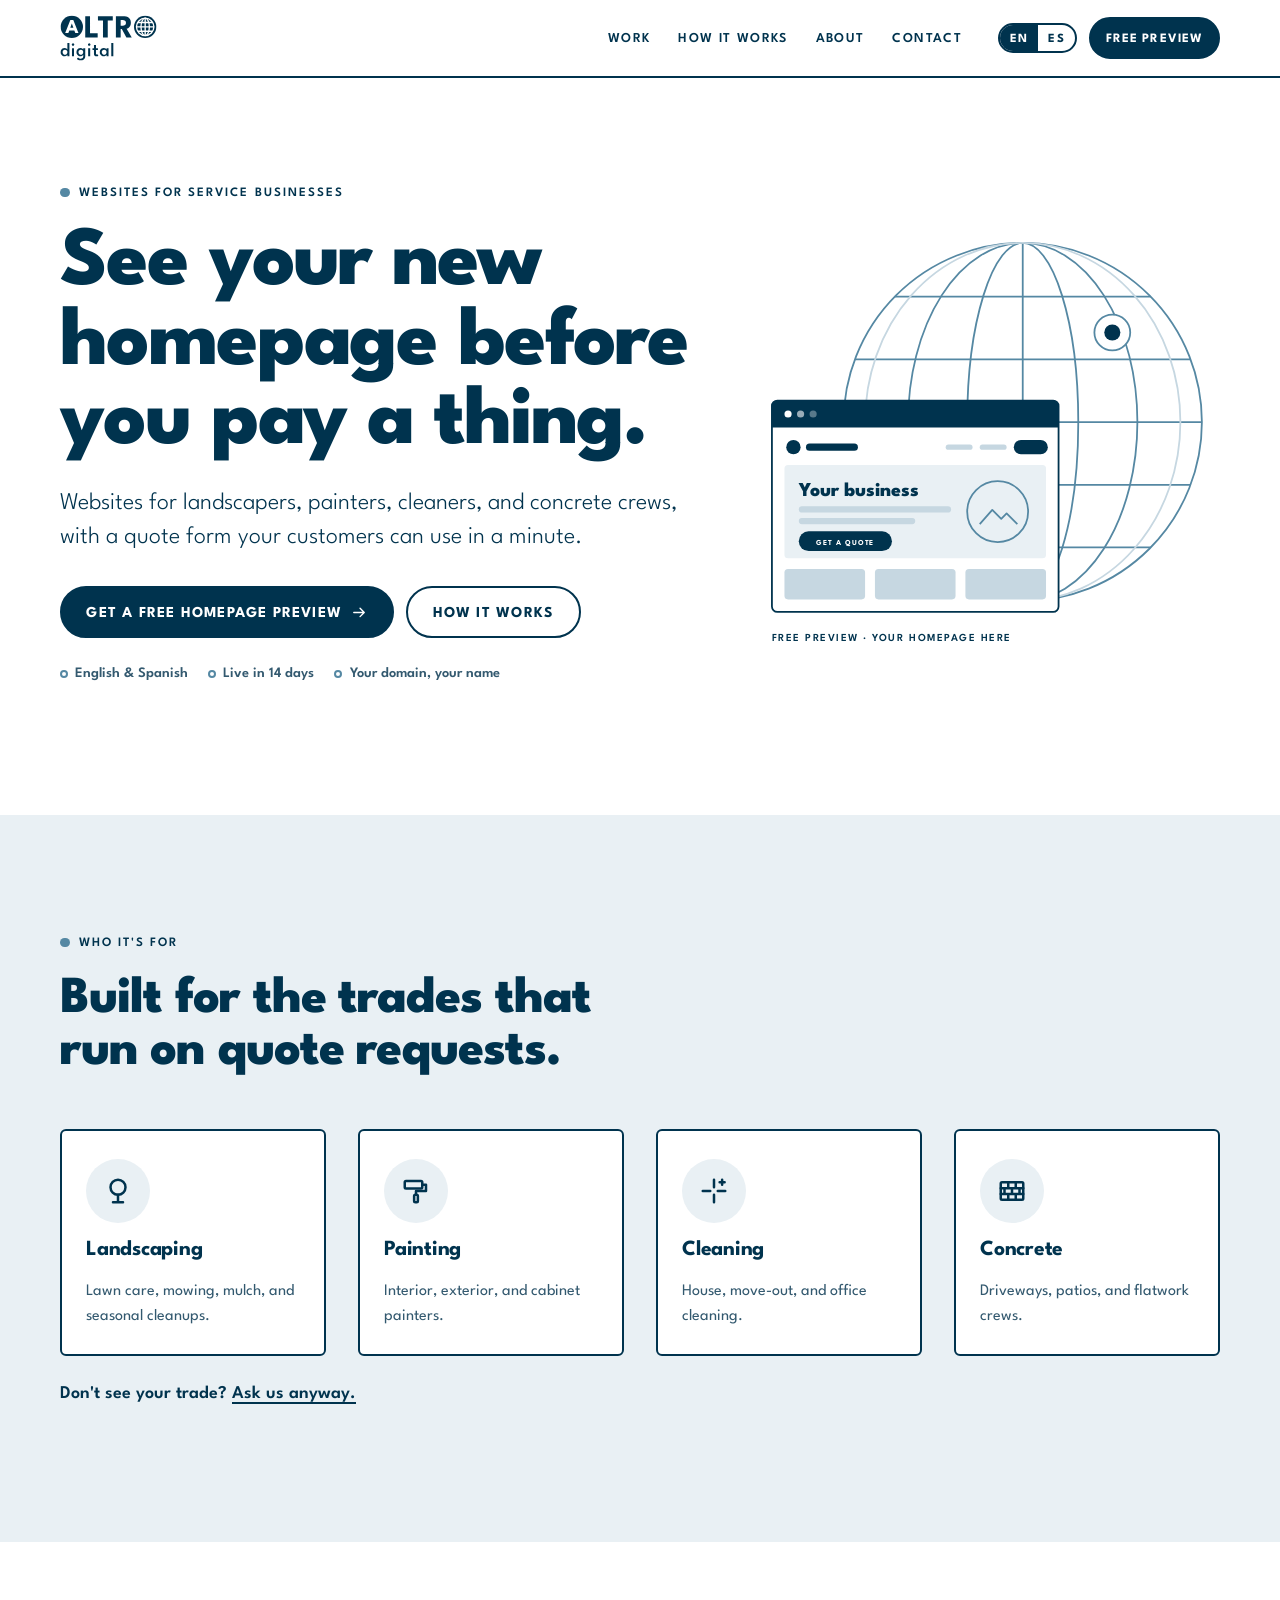
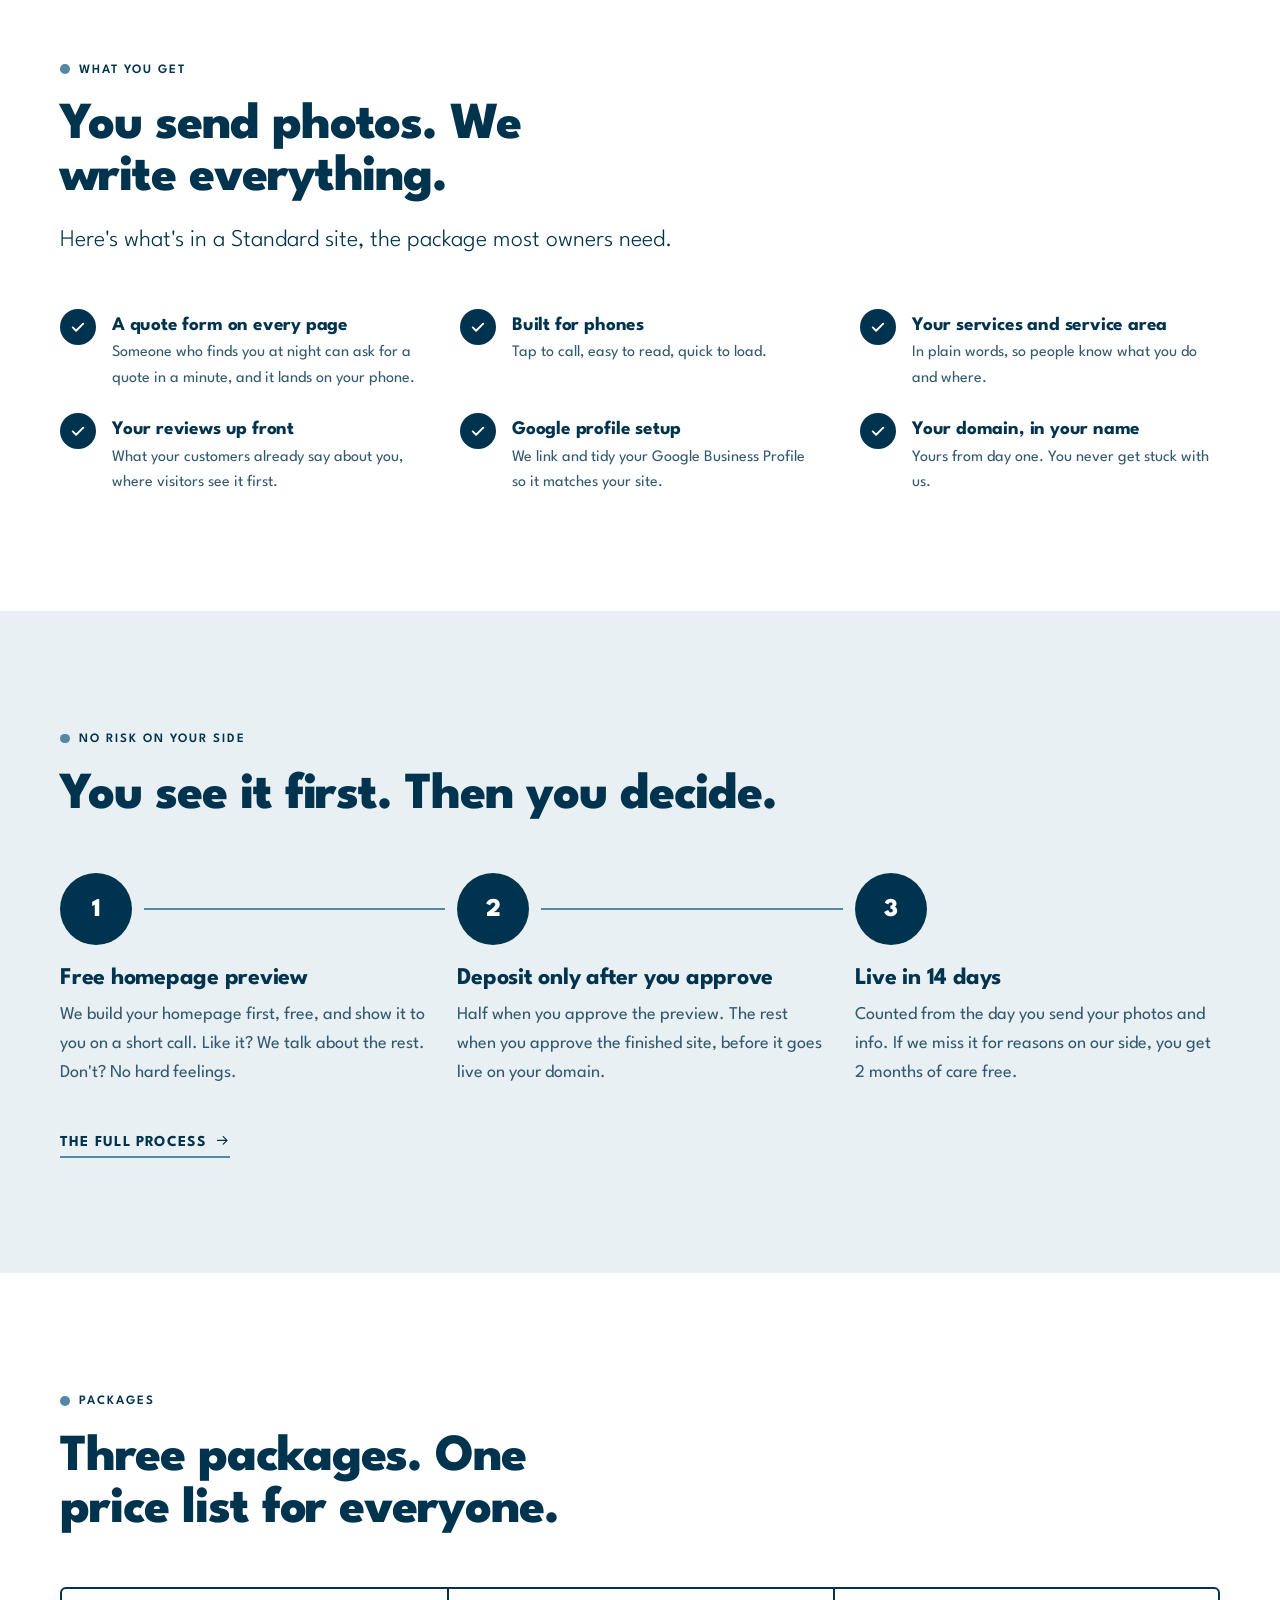
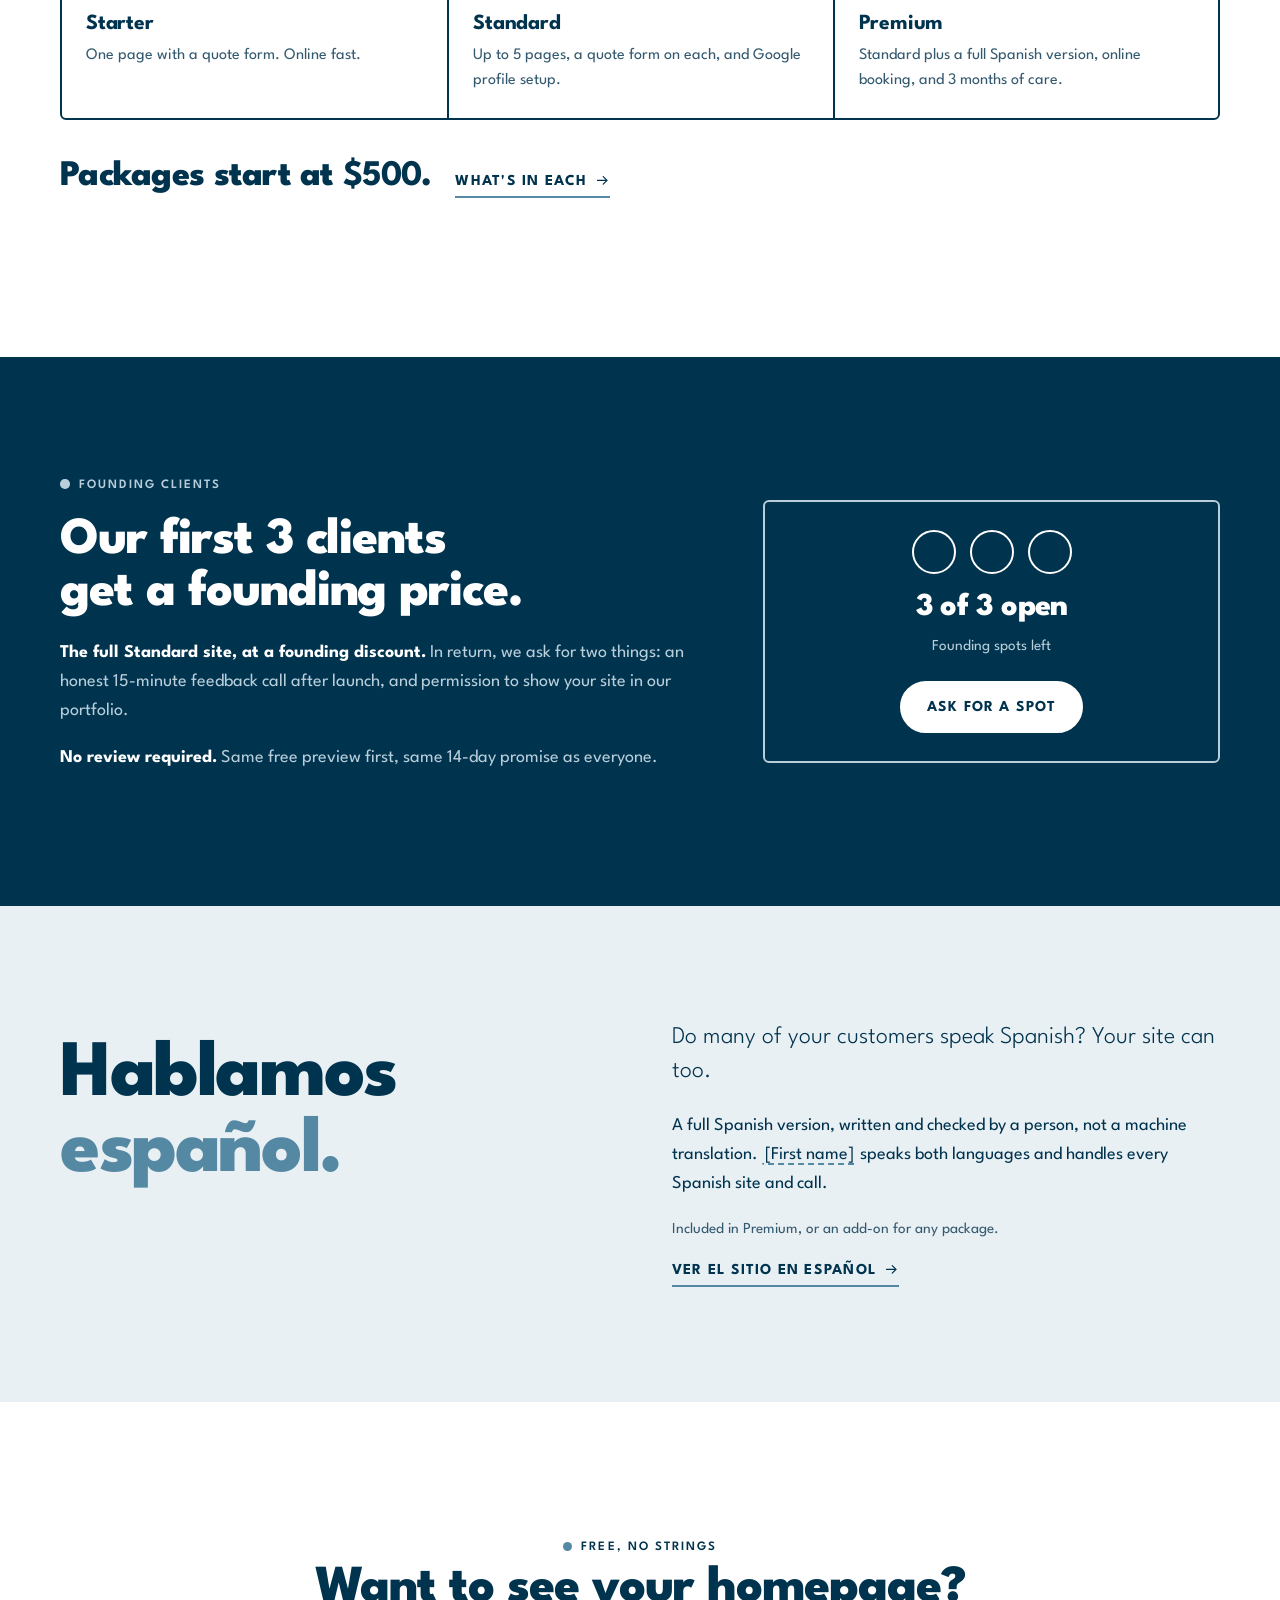
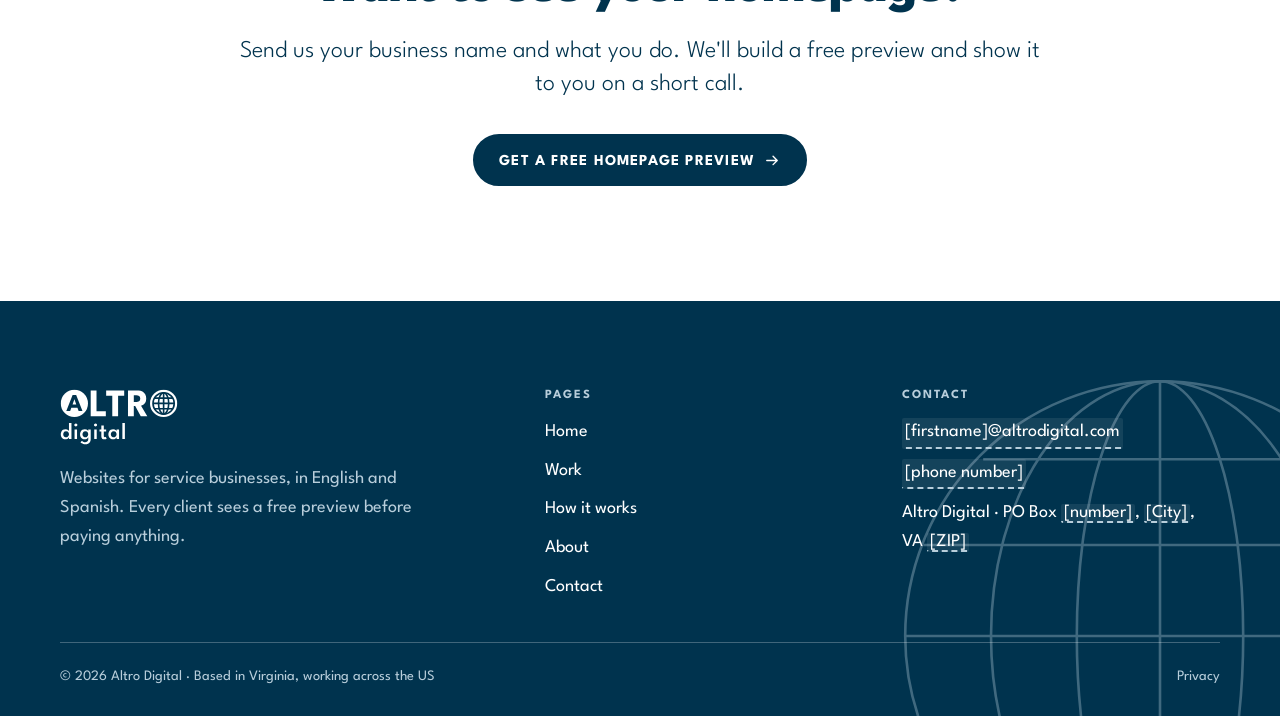
<file: index.html>
<!doctype html>
<html lang="en">
<head>
<meta charset="utf-8">
<meta name="viewport" content="width=device-width, initial-scale=1">
<title>Altro Digital · Websites for service businesses</title>
<meta name="description" content="Websites for landscapers, painters, cleaners, and concrete crews, with a quote form on every page. See your homepage free before you pay anything.">
<!-- Keeps search engines out while the site has placeholders. Delete at launch (README: go-live checklist). -->
<meta name="robots" content="noindex">
<meta name="theme-color" content="#00334e">
<!-- At launch, make these two links full URLs on your domain (https://...). -->
<link rel="alternate" hreflang="en" href="index.html">
<link rel="alternate" hreflang="es" href="es/index.html">
<link rel="icon" href="assets/img/favicon.svg" type="image/svg+xml">
<link rel="preload" href="assets/fonts/league-spartan-latin-wght-normal.woff2" as="font" type="font/woff2" crossorigin>
<link rel="stylesheet" href="assets/css/styles.css">
<script>document.documentElement.classList.add('js')</script>
<script src="assets/js/site.js" defer></script>
</head>
<body>
<a class="skip-link" href="#main">Skip to content</a>

<!-- ===== HEADER: the same on every page ===== -->
<header class="site-header">
  <div class="wrap header-inner">
    <a class="logo" href="index.html"><img src="assets/img/logo.svg" alt="Altro Digital" width="300" height="136"></a>
    <nav class="site-nav" id="site-nav" aria-label="Main">
      <ul>
          <li><a href="work.html">Work</a></li>
          <li><a href="how-it-works.html">How it works</a></li>
          <li><a href="about.html">About</a></li>
          <li><a href="contact.html">Contact</a></li>
          <li class="nav-cta"><a href="contact.html">Free preview</a></li>
      </ul>
    </nav>
    <div class="header-tools">
      <div class="lang-switch" role="group" aria-label="Language"><span aria-current="true" lang="en">EN</span><a href="es/index.html" hreflang="es" lang="es" title="Español">ES</a></div>
      <a class="btn btn-primary btn-sm" href="contact.html">Free preview</a>
      <button class="menu-toggle" type="button" aria-expanded="false" aria-controls="site-nav"><span class="visually-hidden">Menu</span><svg class="i-open" viewBox="0 0 24 24" aria-hidden="true" fill="none" stroke="currentColor" stroke-width="2" stroke-linecap="round"><path d="M4 9h16M4 15h16"/></svg><svg class="i-close" viewBox="0 0 24 24" aria-hidden="true" fill="none" stroke="currentColor" stroke-width="2" stroke-linecap="round"><path d="M6 6l12 12M18 6L6 18"/></svg></button>
    </div>
  </div>
</header>
<!-- ===== /HEADER ===== -->

<main id="main">
  <!-- HERO -->
  <section class="hero">
    <div class="wrap hero-grid">
      <div>
        <p class="eyebrow">Websites for service businesses</p>
        <h1>See your new homepage before you pay a&nbsp;thing.</h1>
        <p class="lede">Websites for landscapers, painters, cleaners, and concrete crews, with a quote form your customers can use in a minute.</p>
        <div class="btn-row">
          <a class="btn btn-primary" href="contact.html">Get a free homepage preview <svg viewBox="0 0 24 24" aria-hidden="true" fill="none" stroke="currentColor" stroke-width="2" stroke-linecap="round" stroke-linejoin="round"><path d="M4 12h15M13 6l6 6-6 6"/></svg></a>
          <a class="btn btn-ghost" href="how-it-works.html">How it works</a>
        </div>
        <p class="hero-note"><span>English &amp; Spanish</span><span>Live in 14 days</span><span>Your domain, your name</span></p>
      </div>
      <div class="hero-art">
        <!-- Illustration: the logo's globe O, with a homepage preview in front of it. -->
        <svg viewBox="0 0 520 480" aria-hidden="true">
          <g class="globe-lines">
            <circle cx="300" cy="220" r="200"/>
            <path d="M100 220h400M112.65 150h374.7M112.65 290h374.7M157.17 80h285.66M157.17 360h285.66M300 20v400"/>
            <ellipse cx="300" cy="220" rx="62" ry="200"/>
            <ellipse cx="300" cy="220" rx="128" ry="200"/>
            <ellipse cx="300" cy="220" rx="176" ry="200" class="faint"/>
          </g>
          <circle cx="400" cy="120" r="20" fill="#fff" stroke="#5588a3" stroke-width="2"/>
          <circle cx="400" cy="120" r="9" fill="#00334e"/>
          <!-- browser frame -->
          <g>
            <rect class="mock-frame" x="20" y="196" width="320" height="236" rx="6"/>
            <path class="mock-bar" d="M26 196h308a6 6 0 0 1 6 6v24H20v-24a6 6 0 0 1 6-6z"/>
            <circle class="mock-dot" cx="38" cy="211" r="4"/>
            <circle class="mock-dot" cx="52" cy="211" r="4" opacity=".6"/>
            <circle class="mock-dot" cx="66" cy="211" r="4" opacity=".35"/>
            <circle class="mock-ink" cx="44" cy="248" r="8"/>
            <rect class="mock-ink" x="58" y="244" width="58" height="8" rx="4"/>
            <rect class="mock-line" x="214" y="245" width="30" height="6" rx="3"/>
            <rect class="mock-line" x="252" y="245" width="30" height="6" rx="3"/>
            <rect class="mock-btn" x="290" y="240" width="38" height="16" rx="8"/>
            <rect class="mock-tint" x="34" y="268" width="292" height="104" rx="4"/>
            <text class="mock-title" x="50" y="302" font-size="22">Your business</text>
            <rect class="mock-line" x="50" y="314" width="170" height="7" rx="3.5"/>
            <rect class="mock-line" x="50" y="327" width="130" height="7" rx="3.5"/>
            <rect class="mock-btn" x="50" y="342" width="104" height="22" rx="11"/>
            <text class="mock-label" x="102" y="357" font-size="8.5" text-anchor="middle">GET A QUOTE</text>
            <circle cx="272" cy="320" r="34" fill="none" stroke="#5588a3" stroke-width="2"/>
            <path d="M252 334l14-16 10 10 6-6 12 12" fill="none" stroke="#5588a3" stroke-width="2" stroke-linejoin="round"/>
            <rect class="mock-line" x="34" y="384" width="90" height="34" rx="4"/>
            <rect class="mock-line" x="135" y="384" width="90" height="34" rx="4"/>
            <rect class="mock-line" x="236" y="384" width="90" height="34" rx="4"/>
          </g>
          <text class="mock-caption" x="20" y="464" font-size="12">FREE PREVIEW · YOUR HOMEPAGE HERE</text>
        </svg>
      </div>
    </div>
  </section>

  <!-- WHO IT'S FOR: the launch family of trades -->
  <section class="section alt" aria-labelledby="trades-h">
    <div class="wrap">
      <div class="section-head">
        <p class="eyebrow">Who it's for</p>
        <h2 id="trades-h">Built for the trades that run on quote requests.</h2>
      </div>
      <div class="grid grid-4">
        <div class="tile">
          <span class="badge"><svg viewBox="0 0 24 24" aria-hidden="true"><circle cx="12" cy="9" r="6"/><path d="M12 15v6M8 21h8"/></svg></span>
          <h3>Landscaping</h3>
          <p>Lawn care, mowing, mulch, and seasonal cleanups.</p>
        </div>
        <div class="tile">
          <span class="badge"><svg viewBox="0 0 24 24" aria-hidden="true"><rect x="3" y="4" width="14" height="6" rx="1"/><path d="M17 7h3v5h-8v3"/><rect x="10.5" y="15" width="3" height="6" rx="1"/></svg></span>
          <h3>Painting</h3>
          <p>Interior, exterior, and cabinet painters.</p>
        </div>
        <div class="tile">
          <span class="badge"><svg viewBox="0 0 24 24" aria-hidden="true"><path d="M12 3v6M12 15v6M3 12h6M15 12h6"/><path d="M18.5 3v4M16.5 5h4"/></svg></span>
          <h3>Cleaning</h3>
          <p>House, move-out, and office cleaning.</p>
        </div>
        <div class="tile">
          <span class="badge"><svg viewBox="0 0 24 24" aria-hidden="true"><rect x="3" y="5" width="18" height="14" rx="1"/><path d="M3 9.7h18M3 14.3h18M9 5v4.7M15 5v4.7M6 9.7v4.6M12 9.7v4.6M18 9.7v4.6M9 14.3V19M15 14.3V19"/></svg></span>
          <h3>Concrete</h3>
          <p>Driveways, patios, and flatwork crews.</p>
        </div>
      </div>
      <p class="tile-note">Don't see your trade? <a href="contact.html">Ask us anyway.</a></p>
    </div>
  </section>

  <!-- WHAT YOU GET -->
  <section class="section" aria-labelledby="get-h">
    <div class="wrap">
      <div class="section-head">
        <p class="eyebrow">What you get</p>
        <h2 id="get-h">You send photos. We write everything.</h2>
        <p class="lede">Here's what's in a Standard site, the package most owners need.</p>
      </div>
      <ul class="checks">
        <li><span class="tick"><svg viewBox="0 0 24 24" aria-hidden="true"><path d="M5 12.5l4.5 4.5L19 7.5"/></svg></span><div><h3>A quote form on every page</h3><p>Someone who finds you at night can ask for a quote in a minute, and it lands on your phone.</p></div></li>
        <li><span class="tick"><svg viewBox="0 0 24 24" aria-hidden="true"><path d="M5 12.5l4.5 4.5L19 7.5"/></svg></span><div><h3>Built for phones</h3><p>Tap to call, easy to read, quick to load.</p></div></li>
        <li><span class="tick"><svg viewBox="0 0 24 24" aria-hidden="true"><path d="M5 12.5l4.5 4.5L19 7.5"/></svg></span><div><h3>Your services and service area</h3><p>In plain words, so people know what you do and where.</p></div></li>
        <li><span class="tick"><svg viewBox="0 0 24 24" aria-hidden="true"><path d="M5 12.5l4.5 4.5L19 7.5"/></svg></span><div><h3>Your reviews up front</h3><p>What your customers already say about you, where visitors see it first.</p></div></li>
        <li><span class="tick"><svg viewBox="0 0 24 24" aria-hidden="true"><path d="M5 12.5l4.5 4.5L19 7.5"/></svg></span><div><h3>Google profile setup</h3><p>We link and tidy your Google Business Profile so it matches your site.</p></div></li>
        <li><span class="tick"><svg viewBox="0 0 24 24" aria-hidden="true"><path d="M5 12.5l4.5 4.5L19 7.5"/></svg></span><div><h3>Your domain, in your name</h3><p>Yours from day one. You never get stuck with us.</p></div></li>
      </ul>
    </div>
  </section>

  <!-- RISK REVERSAL: the three promises -->
  <section class="section alt" aria-labelledby="risk-h">
    <div class="wrap">
      <div class="section-head">
        <p class="eyebrow">No risk on your side</p>
        <h2 id="risk-h">You see it first. Then you decide.</h2>
      </div>
      <ol class="steps" style="--steps: 3">
        <li><span class="num">1</span><div><h3>Free homepage preview</h3><p>We build your homepage first, free, and show it to you on a short call. Like it? We talk about the rest. Don't? No hard feelings.</p></div></li>
        <li><span class="num">2</span><div><h3>Deposit only after you approve</h3><p>Half when you approve the preview. The rest when you approve the finished site, before it goes live on your domain.</p></div></li>
        <li><span class="num">3</span><div><h3>Live in 14 days</h3><p>Counted from the day you send your photos and info. If we miss it for reasons on our side, you get 2 months of care free.</p></div></li>
      </ol>
      <p class="after-steps"><a class="text-link" href="how-it-works.html">The full process <svg viewBox="0 0 24 24" aria-hidden="true" fill="none" stroke="currentColor" stroke-width="2" stroke-linecap="round" stroke-linejoin="round"><path d="M4 12h15M13 6l6 6-6 6"/></svg></a></p>
    </div>
  </section>

  <!-- PACKAGES (names + "starting at" only: the full price list is for the call) -->
  <section class="section" aria-labelledby="pk-h">
    <div class="wrap">
      <div class="section-head">
        <p class="eyebrow">Packages</p>
        <h2 id="pk-h">Three packages. One price list for everyone.</h2>
      </div>
      <ul class="mini-packages">
        <li><h3>Starter</h3><p>One page with a quote form. Online fast.</p></li>
        <li><h3>Standard</h3><p>Up to 5 pages, a quote form on each, and Google profile setup.</p></li>
        <li><h3>Premium</h3><p>Standard plus a full Spanish version, online booking, and 3 months of care.</p></li>
      </ul>
      <div class="package-note">
        <p class="price-from">Packages start at <b>$500</b>.</p>
        <a class="text-link" href="how-it-works.html#packages">What's in each <svg viewBox="0 0 24 24" aria-hidden="true" fill="none" stroke="currentColor" stroke-width="2" stroke-linecap="round" stroke-linejoin="round"><path d="M4 12h15M13 6l6 6-6 6"/></svg></a>
      </div>
    </div>
  </section>

  <!-- FOUNDING CLIENTS
       Honest scarcity only (handbook ch04): there are 3 founding spots, ever.
       UPDATE the count and the filled circles the day a deposit clears.
       DELETE this whole section the day the third deposit clears. -->
  <section class="section on-navy" aria-labelledby="fd-h">
    <div class="wrap founding">
      <div>
        <p class="eyebrow">Founding clients</p>
        <h2 id="fd-h">Our first 3 clients get a founding price.</h2>
        <p><strong>The full Standard site, at a founding discount.</strong> In return, we ask for two things: an honest 15-minute feedback call after launch, and permission to show your site in our portfolio.</p>
        <p><strong>No review required.</strong> Same free preview first, same 14-day promise as everyone.</p>
      </div>
      <div class="spots">
        <div class="spots-dots" aria-hidden="true"><span></span><span></span><span></span></div>
        <p class="spots-count">3 of 3 open</p>
        <p class="spots-sub">Founding spots left</p>
        <a class="btn btn-light" href="contact.html">Ask for a spot</a>
      </div>
    </div>
  </section>

  <!-- SPANISH -->
  <section class="section alt" aria-labelledby="es-h">
    <div class="wrap es-band">
      <p class="h-xl" id="es-h" lang="es">Hablamos <span class="accent">español.</span></p>
      <div>
        <p class="lede">Do many of your customers speak Spanish? Your site can too.</p>
        <p>A full Spanish version, written and checked by a person, not a machine translation. <span class="ph">[First name]</span> speaks both languages and handles every Spanish site and call.</p>
        <p class="muted small">Included in Premium, or an add-on for any package.</p>
        <a class="text-link" href="es/index.html" hreflang="es" lang="es">Ver el sitio en español <svg viewBox="0 0 24 24" aria-hidden="true" fill="none" stroke="currentColor" stroke-width="2" stroke-linecap="round" stroke-linejoin="round"><path d="M4 12h15M13 6l6 6-6 6"/></svg></a>
      </div>
    </div>
  </section>

  <!-- FINAL CALL TO ACTION -->
  <section class="section cta-final" aria-labelledby="cta-h">
    <div class="wrap">
      <p class="eyebrow">Free, no strings</p>
      <h2 id="cta-h">Want to see your homepage?</h2>
      <p class="lede">Send us your business name and what you do. We'll build a free preview and show it to you on a short call.</p>
      <div class="btn-row">
        <a class="btn btn-primary" href="contact.html">Get a free homepage preview <svg viewBox="0 0 24 24" aria-hidden="true" fill="none" stroke="currentColor" stroke-width="2" stroke-linecap="round" stroke-linejoin="round"><path d="M4 12h15M13 6l6 6-6 6"/></svg></a>
      </div>
    </div>
  </section>
</main>

<!-- ===== FOOTER: the same on every page ===== -->
<footer class="site-footer">
  <svg class="footer-globe" viewBox="0 0 400 400" aria-hidden="true"><g class="globe-lines"><circle cx="200" cy="200" r="196"/><path d="M4 200h392M18 130h364M18 270h364M64 64h272M64 336h272M200 4v392"/><ellipse cx="200" cy="200" rx="64" ry="196"/><ellipse cx="200" cy="200" rx="130" ry="196"/></g></svg>
  <div class="wrap">
    <div class="footer-top">
      <div class="footer-brand">
        <img src="assets/img/logo-white.svg" alt="Altro Digital" width="300" height="136">
        <p>Websites for service businesses, in English and Spanish. Every client sees a free preview before paying anything.</p>
      </div>
      <div>
        <h2>Pages</h2>
        <ul>
            <li><a href="index.html">Home</a></li>
            <li><a href="work.html">Work</a></li>
            <li><a href="how-it-works.html">How it works</a></li>
            <li><a href="about.html">About</a></li>
            <li><a href="contact.html">Contact</a></li>
        </ul>
      </div>
      <div>
        <h2>Contact</h2>
        <address>
          <span class="ph">[firstname]@altrodigital.com</span>
          <span class="ph">[phone number]</span>
          <span>Altro Digital · PO Box <span class="ph">[number]</span>, <span class="ph">[City]</span>, VA <span class="ph">[ZIP]</span></span>
        </address>
      </div>
    </div>
    <div class="footer-bottom">
      <span>© 2026 Altro Digital · Based in Virginia, working across the US</span>
      <a href="privacy.html">Privacy</a>
    </div>
  </div>
</footer>
<!-- ===== /FOOTER ===== -->
</body>
</html>
</file>
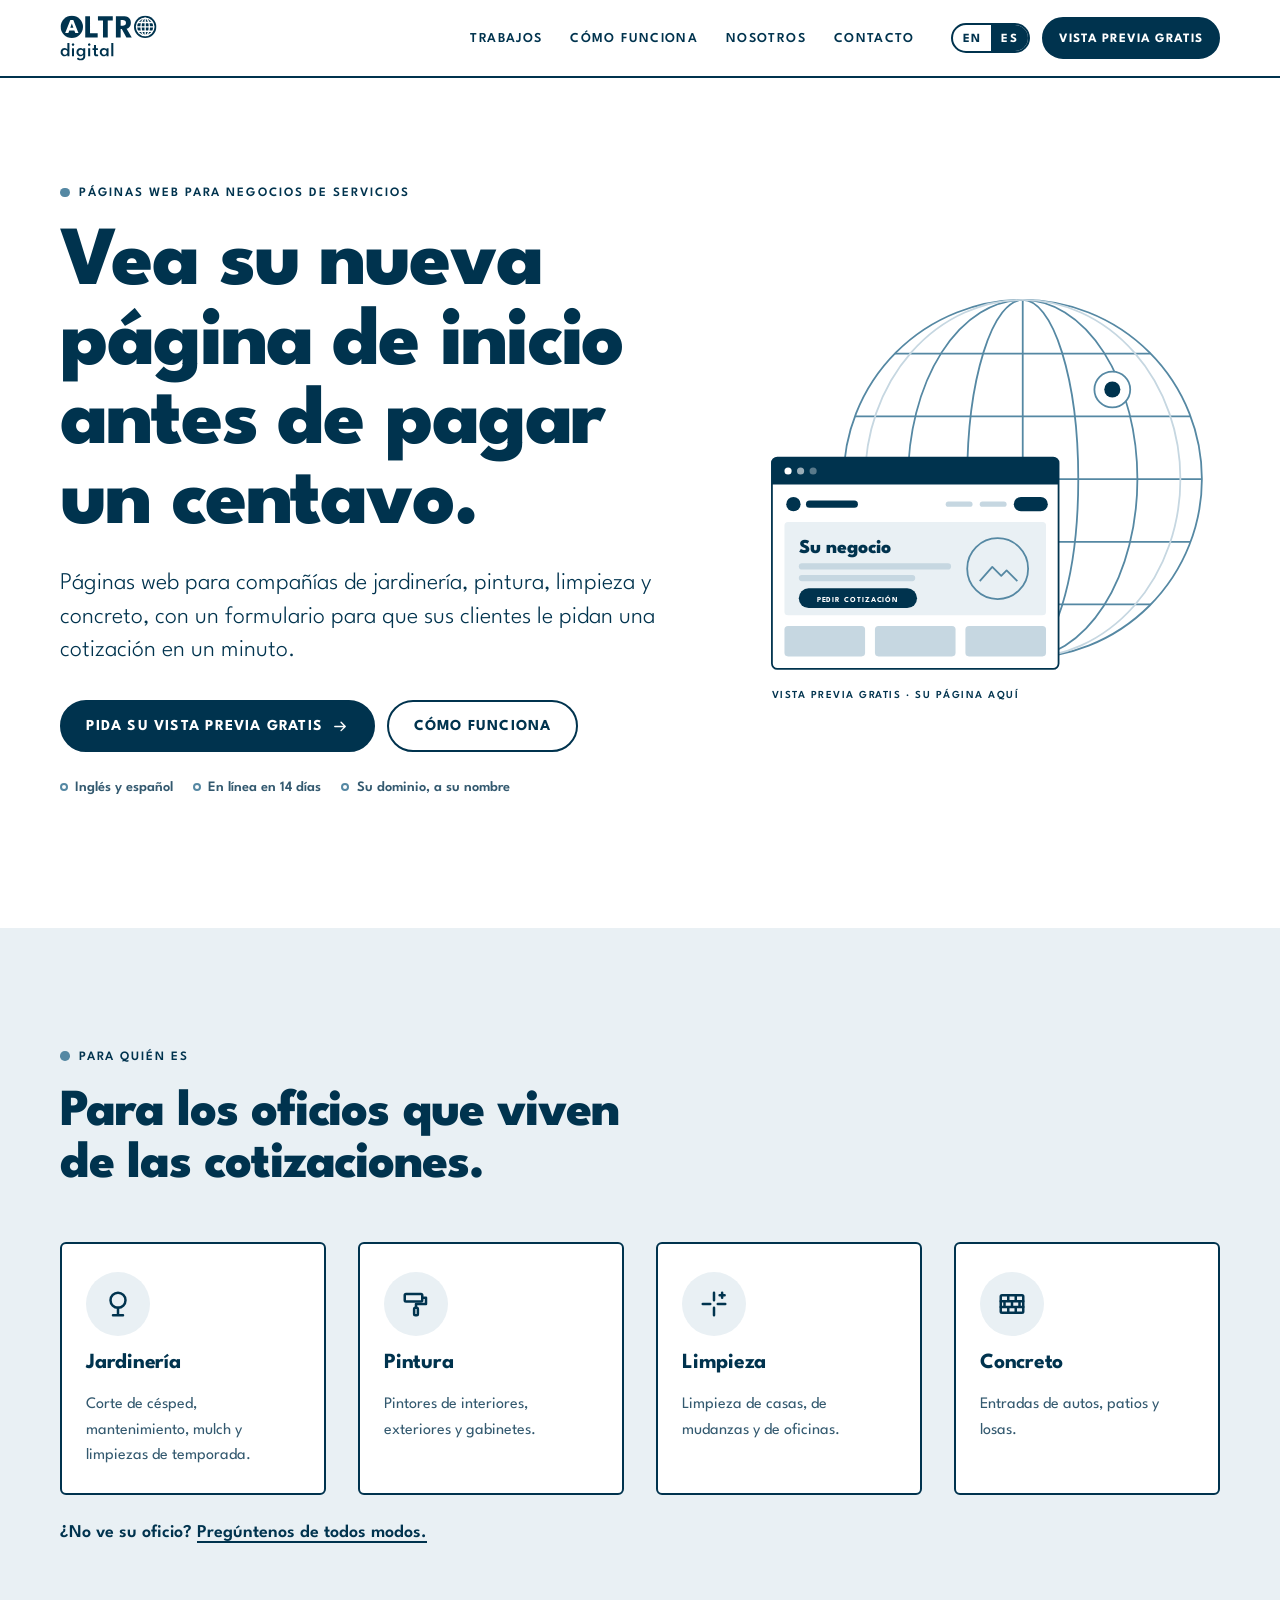
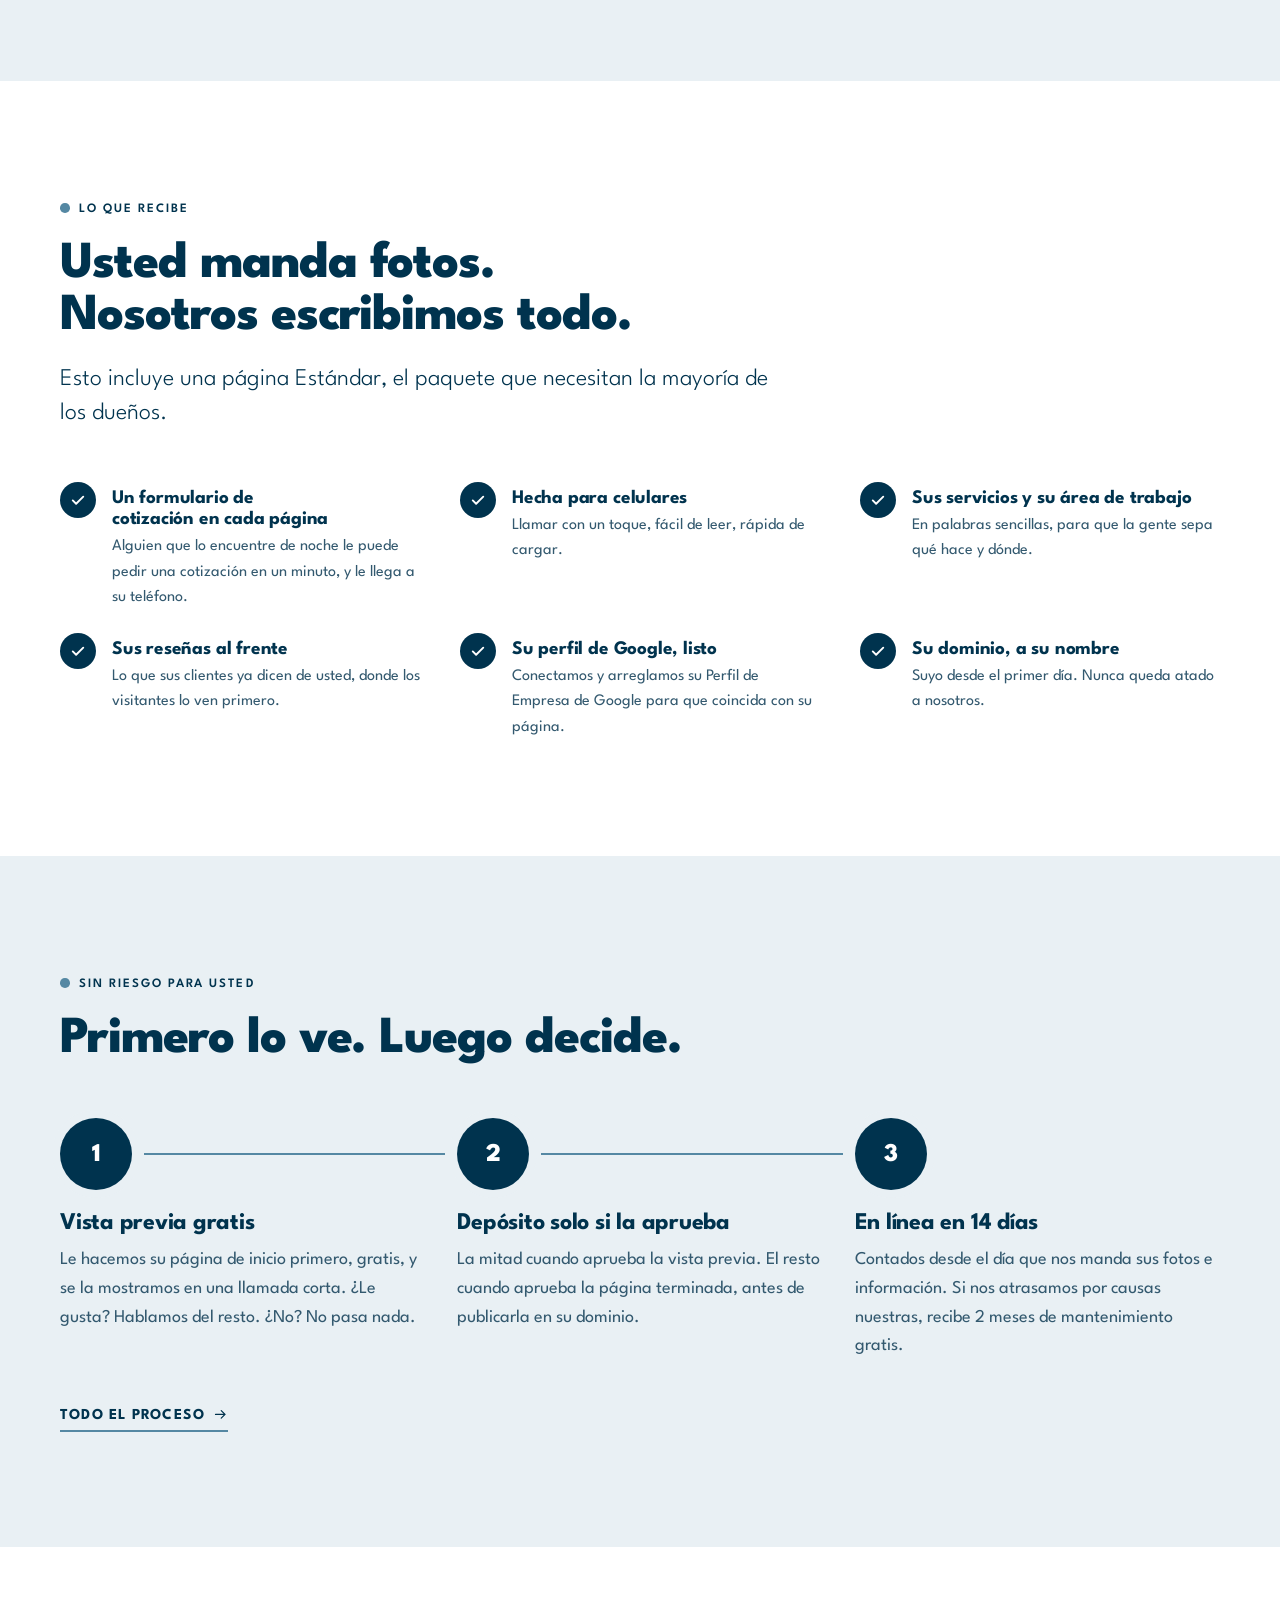
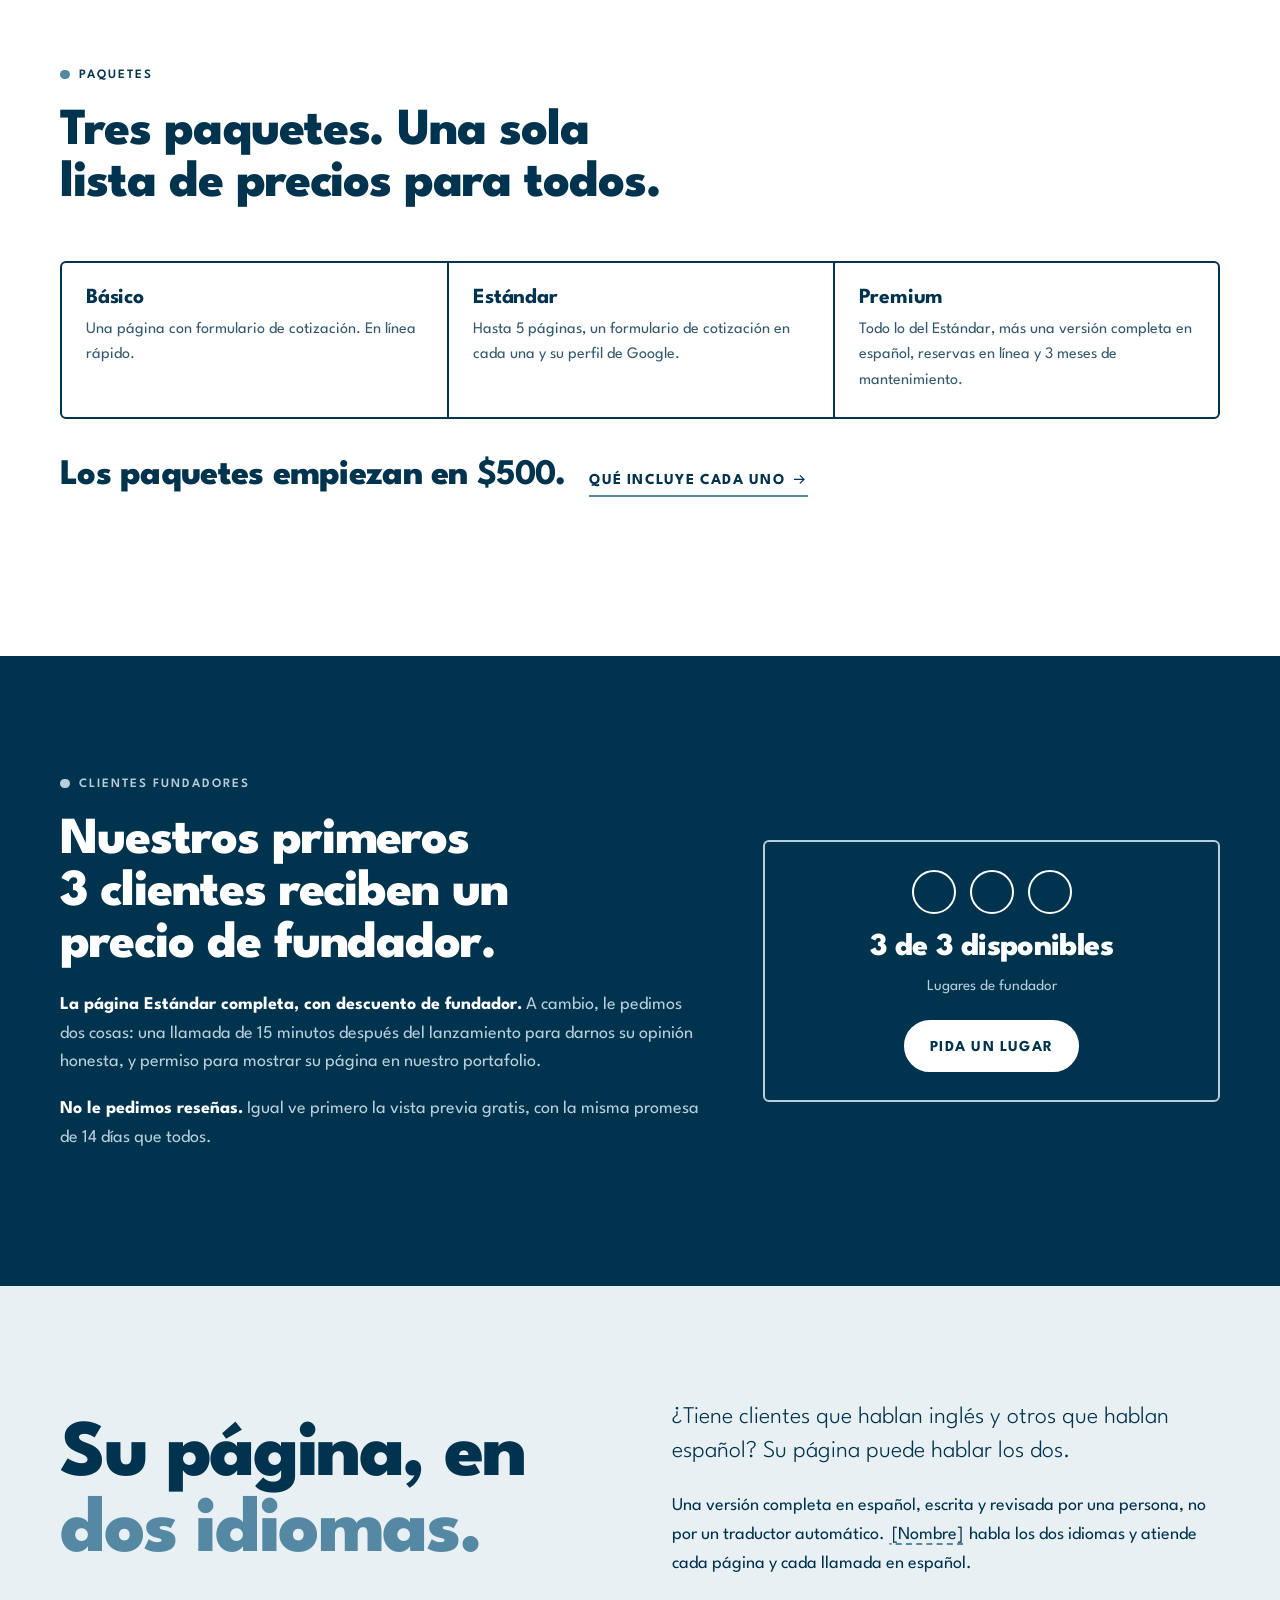
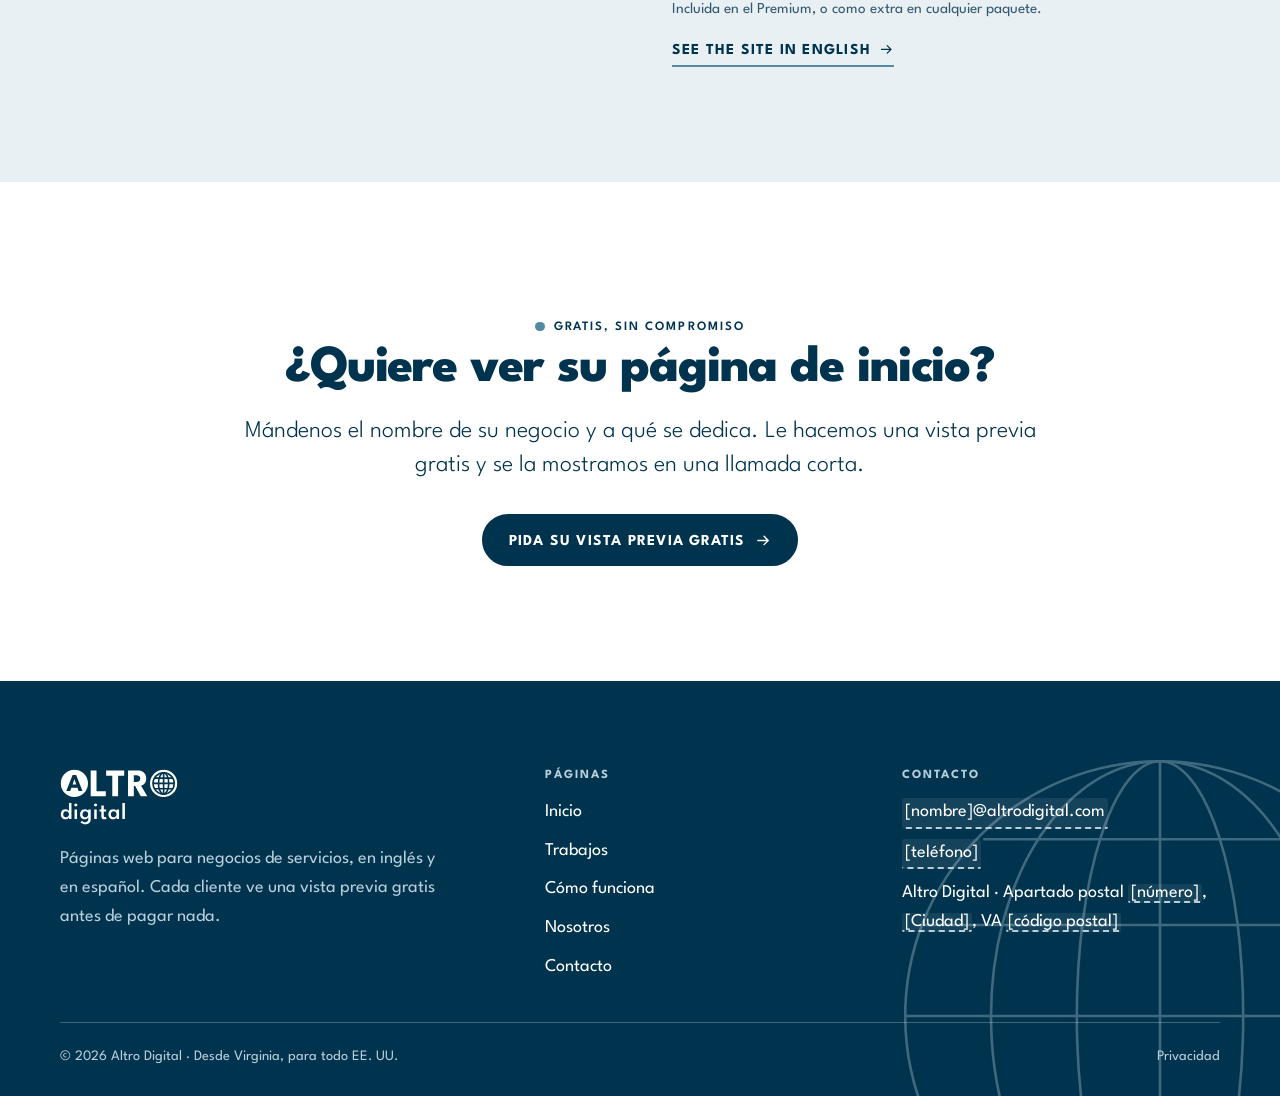
<file: es/index.html>
<!doctype html>
<html lang="es">
<head>
<meta charset="utf-8">
<meta name="viewport" content="width=device-width, initial-scale=1">
<title>Altro Digital · Páginas web para negocios de servicios</title>
<meta name="description" content="Páginas web para compañías de jardinería, pintura, limpieza y concreto, con un formulario de cotización en cada página. Vea su página de inicio gratis antes de pagar nada.">
<!-- Keeps search engines out while the site has placeholders. Delete at launch (README: go-live checklist). -->
<meta name="robots" content="noindex">
<meta name="theme-color" content="#00334e">
<!-- At launch, make these two links full URLs on your domain (https://...). -->
<link rel="alternate" hreflang="en" href="../index.html">
<link rel="alternate" hreflang="es" href="index.html">
<link rel="icon" href="../assets/img/favicon.svg" type="image/svg+xml">
<link rel="preload" href="../assets/fonts/league-spartan-latin-wght-normal.woff2" as="font" type="font/woff2" crossorigin>
<link rel="stylesheet" href="../assets/css/styles.css">
<script>document.documentElement.classList.add('js')</script>
<script src="../assets/js/site.js" defer></script>
</head>
<body>
<a class="skip-link" href="#main">Saltar al contenido</a>

<!-- ===== HEADER: the same on every page ===== -->
<header class="site-header">
  <div class="wrap header-inner">
    <a class="logo" href="index.html"><img src="../assets/img/logo.svg" alt="Altro Digital" width="300" height="136"></a>
    <nav class="site-nav" id="site-nav" aria-label="Principal">
      <ul>
          <li><a href="trabajos.html">Trabajos</a></li>
          <li><a href="como-funciona.html">Cómo funciona</a></li>
          <li><a href="nosotros.html">Nosotros</a></li>
          <li><a href="contacto.html">Contacto</a></li>
          <li class="nav-cta"><a href="contacto.html">Vista previa gratis</a></li>
      </ul>
    </nav>
    <div class="header-tools">
      <div class="lang-switch" role="group" aria-label="Idioma"><a href="../index.html" hreflang="en" lang="en" title="English">EN</a><span aria-current="true" lang="es">ES</span></div>
      <a class="btn btn-primary btn-sm" href="contacto.html">Vista previa gratis</a>
      <button class="menu-toggle" type="button" aria-expanded="false" aria-controls="site-nav"><span class="visually-hidden">Menú</span><svg class="i-open" viewBox="0 0 24 24" aria-hidden="true" fill="none" stroke="currentColor" stroke-width="2" stroke-linecap="round"><path d="M4 9h16M4 15h16"/></svg><svg class="i-close" viewBox="0 0 24 24" aria-hidden="true" fill="none" stroke="currentColor" stroke-width="2" stroke-linecap="round"><path d="M6 6l12 12M18 6L6 18"/></svg></button>
    </div>
  </div>
</header>
<!-- ===== /HEADER ===== -->

<main id="main">
  <!-- HERO -->
  <section class="hero">
    <div class="wrap hero-grid">
      <div>
        <p class="eyebrow">Páginas web para negocios de servicios</p>
        <h1>Vea su nueva página de inicio antes de pagar un&nbsp;centavo.</h1>
        <p class="lede">Páginas web para compañías de jardinería, pintura, limpieza y concreto, con un formulario para que sus clientes le pidan una cotización en un minuto.</p>
        <div class="btn-row">
          <a class="btn btn-primary" href="contacto.html">Pida su vista previa gratis <svg viewBox="0 0 24 24" aria-hidden="true" fill="none" stroke="currentColor" stroke-width="2" stroke-linecap="round" stroke-linejoin="round"><path d="M4 12h15M13 6l6 6-6 6"/></svg></a>
          <a class="btn btn-ghost" href="como-funciona.html">Cómo funciona</a>
        </div>
        <p class="hero-note"><span>Inglés y español</span><span>En línea en 14 días</span><span>Su dominio, a su nombre</span></p>
      </div>
      <div class="hero-art">
        <!-- Ilustración: la O con el globo del logo, con una vista previa de página de inicio al frente. -->
        <svg viewBox="0 0 520 480" aria-hidden="true">
          <g class="globe-lines">
            <circle cx="300" cy="220" r="200"/>
            <path d="M100 220h400M112.65 150h374.7M112.65 290h374.7M157.17 80h285.66M157.17 360h285.66M300 20v400"/>
            <ellipse cx="300" cy="220" rx="62" ry="200"/>
            <ellipse cx="300" cy="220" rx="128" ry="200"/>
            <ellipse cx="300" cy="220" rx="176" ry="200" class="faint"/>
          </g>
          <circle cx="400" cy="120" r="20" fill="#fff" stroke="#5588a3" stroke-width="2"/>
          <circle cx="400" cy="120" r="9" fill="#00334e"/>
          <g>
            <rect class="mock-frame" x="20" y="196" width="320" height="236" rx="6"/>
            <path class="mock-bar" d="M26 196h308a6 6 0 0 1 6 6v24H20v-24a6 6 0 0 1 6-6z"/>
            <circle class="mock-dot" cx="38" cy="211" r="4"/>
            <circle class="mock-dot" cx="52" cy="211" r="4" opacity=".6"/>
            <circle class="mock-dot" cx="66" cy="211" r="4" opacity=".35"/>
            <circle class="mock-ink" cx="44" cy="248" r="8"/>
            <rect class="mock-ink" x="58" y="244" width="58" height="8" rx="4"/>
            <rect class="mock-line" x="214" y="245" width="30" height="6" rx="3"/>
            <rect class="mock-line" x="252" y="245" width="30" height="6" rx="3"/>
            <rect class="mock-btn" x="290" y="240" width="38" height="16" rx="8"/>
            <rect class="mock-tint" x="34" y="268" width="292" height="104" rx="4"/>
            <text class="mock-title" x="50" y="302" font-size="22">Su negocio</text>
            <rect class="mock-line" x="50" y="314" width="170" height="7" rx="3.5"/>
            <rect class="mock-line" x="50" y="327" width="130" height="7" rx="3.5"/>
            <rect class="mock-btn" x="50" y="342" width="132" height="22" rx="11"/>
            <text class="mock-label" x="116" y="357" font-size="8.5" text-anchor="middle">PEDIR COTIZACIÓN</text>
            <circle cx="272" cy="320" r="34" fill="none" stroke="#5588a3" stroke-width="2"/>
            <path d="M252 334l14-16 10 10 6-6 12 12" fill="none" stroke="#5588a3" stroke-width="2" stroke-linejoin="round"/>
            <rect class="mock-line" x="34" y="384" width="90" height="34" rx="4"/>
            <rect class="mock-line" x="135" y="384" width="90" height="34" rx="4"/>
            <rect class="mock-line" x="236" y="384" width="90" height="34" rx="4"/>
          </g>
          <text class="mock-caption" x="20" y="464" font-size="12">VISTA PREVIA GRATIS · SU PÁGINA AQUÍ</text>
        </svg>
      </div>
    </div>
  </section>

  <!-- PARA QUIÉN ES -->
  <section class="section alt" aria-labelledby="trades-h">
    <div class="wrap">
      <div class="section-head">
        <p class="eyebrow">Para quién es</p>
        <h2 id="trades-h">Para los oficios que viven de las cotizaciones.</h2>
      </div>
      <div class="grid grid-4">
        <div class="tile">
          <span class="badge"><svg viewBox="0 0 24 24" aria-hidden="true"><circle cx="12" cy="9" r="6"/><path d="M12 15v6M8 21h8"/></svg></span>
          <h3>Jardinería</h3>
          <p>Corte de césped, mantenimiento, mulch y limpiezas de temporada.</p>
        </div>
        <div class="tile">
          <span class="badge"><svg viewBox="0 0 24 24" aria-hidden="true"><rect x="3" y="4" width="14" height="6" rx="1"/><path d="M17 7h3v5h-8v3"/><rect x="10.5" y="15" width="3" height="6" rx="1"/></svg></span>
          <h3>Pintura</h3>
          <p>Pintores de interiores, exteriores y gabinetes.</p>
        </div>
        <div class="tile">
          <span class="badge"><svg viewBox="0 0 24 24" aria-hidden="true"><path d="M12 3v6M12 15v6M3 12h6M15 12h6"/><path d="M18.5 3v4M16.5 5h4"/></svg></span>
          <h3>Limpieza</h3>
          <p>Limpieza de casas, de mudanzas y de oficinas.</p>
        </div>
        <div class="tile">
          <span class="badge"><svg viewBox="0 0 24 24" aria-hidden="true"><rect x="3" y="5" width="18" height="14" rx="1"/><path d="M3 9.7h18M3 14.3h18M9 5v4.7M15 5v4.7M6 9.7v4.6M12 9.7v4.6M18 9.7v4.6M9 14.3V19M15 14.3V19"/></svg></span>
          <h3>Concreto</h3>
          <p>Entradas de autos, patios y losas.</p>
        </div>
      </div>
      <p class="tile-note">¿No ve su oficio? <a href="contacto.html">Pregúntenos de todos modos.</a></p>
    </div>
  </section>

  <!-- LO QUE RECIBE -->
  <section class="section" aria-labelledby="get-h">
    <div class="wrap">
      <div class="section-head">
        <p class="eyebrow">Lo que recibe</p>
        <h2 id="get-h">Usted manda fotos. Nosotros escribimos todo.</h2>
        <p class="lede">Esto incluye una página Estándar, el paquete que necesitan la mayoría de los dueños.</p>
      </div>
      <ul class="checks">
        <li><span class="tick"><svg viewBox="0 0 24 24" aria-hidden="true"><path d="M5 12.5l4.5 4.5L19 7.5"/></svg></span><div><h3>Un formulario de cotización en cada página</h3><p>Alguien que lo encuentre de noche le puede pedir una cotización en un minuto, y le llega a su teléfono.</p></div></li>
        <li><span class="tick"><svg viewBox="0 0 24 24" aria-hidden="true"><path d="M5 12.5l4.5 4.5L19 7.5"/></svg></span><div><h3>Hecha para celulares</h3><p>Llamar con un toque, fácil de leer, rápida de cargar.</p></div></li>
        <li><span class="tick"><svg viewBox="0 0 24 24" aria-hidden="true"><path d="M5 12.5l4.5 4.5L19 7.5"/></svg></span><div><h3>Sus servicios y su área de trabajo</h3><p>En palabras sencillas, para que la gente sepa qué hace y dónde.</p></div></li>
        <li><span class="tick"><svg viewBox="0 0 24 24" aria-hidden="true"><path d="M5 12.5l4.5 4.5L19 7.5"/></svg></span><div><h3>Sus reseñas al frente</h3><p>Lo que sus clientes ya dicen de usted, donde los visitantes lo ven primero.</p></div></li>
        <li><span class="tick"><svg viewBox="0 0 24 24" aria-hidden="true"><path d="M5 12.5l4.5 4.5L19 7.5"/></svg></span><div><h3>Su perfil de Google, listo</h3><p>Conectamos y arreglamos su Perfil de Empresa de Google para que coincida con su página.</p></div></li>
        <li><span class="tick"><svg viewBox="0 0 24 24" aria-hidden="true"><path d="M5 12.5l4.5 4.5L19 7.5"/></svg></span><div><h3>Su dominio, a su nombre</h3><p>Suyo desde el primer día. Nunca queda atado a nosotros.</p></div></li>
      </ul>
    </div>
  </section>

  <!-- SIN RIESGO: las tres promesas -->
  <section class="section alt" aria-labelledby="risk-h">
    <div class="wrap">
      <div class="section-head">
        <p class="eyebrow">Sin riesgo para usted</p>
        <h2 id="risk-h">Primero lo ve. Luego decide.</h2>
      </div>
      <ol class="steps" style="--steps: 3">
        <li><span class="num">1</span><div><h3>Vista previa gratis</h3><p>Le hacemos su página de inicio primero, gratis, y se la mostramos en una llamada corta. ¿Le gusta? Hablamos del resto. ¿No? No pasa nada.</p></div></li>
        <li><span class="num">2</span><div><h3>Depósito solo si la aprueba</h3><p>La mitad cuando aprueba la vista previa. El resto cuando aprueba la página terminada, antes de publicarla en su dominio.</p></div></li>
        <li><span class="num">3</span><div><h3>En línea en 14 días</h3><p>Contados desde el día que nos manda sus fotos e información. Si nos atrasamos por causas nuestras, recibe 2 meses de mantenimiento gratis.</p></div></li>
      </ol>
      <p class="after-steps"><a class="text-link" href="como-funciona.html">Todo el proceso <svg viewBox="0 0 24 24" aria-hidden="true" fill="none" stroke="currentColor" stroke-width="2" stroke-linecap="round" stroke-linejoin="round"><path d="M4 12h15M13 6l6 6-6 6"/></svg></a></p>
    </div>
  </section>

  <!-- PAQUETES (solo nombres y "desde": la lista completa de precios es para la llamada) -->
  <section class="section" aria-labelledby="pk-h">
    <div class="wrap">
      <div class="section-head">
        <p class="eyebrow">Paquetes</p>
        <h2 id="pk-h">Tres paquetes. Una sola lista de precios para todos.</h2>
      </div>
      <ul class="mini-packages">
        <li><h3>Básico</h3><p>Una página con formulario de cotización. En línea rápido.</p></li>
        <li><h3>Estándar</h3><p>Hasta 5 páginas, un formulario de cotización en cada una y su perfil de Google.</p></li>
        <li><h3>Premium</h3><p>Todo lo del Estándar, más una versión completa en español, reservas en línea y 3 meses de mantenimiento.</p></li>
      </ul>
      <div class="package-note">
        <p class="price-from">Los paquetes empiezan en <b>$500</b>.</p>
        <a class="text-link" href="como-funciona.html#packages">Qué incluye cada uno <svg viewBox="0 0 24 24" aria-hidden="true" fill="none" stroke="currentColor" stroke-width="2" stroke-linecap="round" stroke-linejoin="round"><path d="M4 12h15M13 6l6 6-6 6"/></svg></a>
      </div>
    </div>
  </section>

  <!-- CLIENTES FUNDADORES
       Solo escasez real (manual, cap. 4): hay 3 lugares de fundador, nada más.
       ACTUALICE el número y los círculos llenos el día que entre un depósito.
       BORRE toda esta sección el día que entre el tercer depósito. -->
  <section class="section on-navy" aria-labelledby="fd-h">
    <div class="wrap founding">
      <div>
        <p class="eyebrow">Clientes fundadores</p>
        <h2 id="fd-h">Nuestros primeros 3 clientes reciben un precio de fundador.</h2>
        <p><strong>La página Estándar completa, con descuento de fundador.</strong> A cambio, le pedimos dos cosas: una llamada de 15 minutos después del lanzamiento para darnos su opinión honesta, y permiso para mostrar su página en nuestro portafolio.</p>
        <p><strong>No le pedimos reseñas.</strong> Igual ve primero la vista previa gratis, con la misma promesa de 14 días que todos.</p>
      </div>
      <div class="spots">
        <div class="spots-dots" aria-hidden="true"><span></span><span></span><span></span></div>
        <p class="spots-count">3 de 3 disponibles</p>
        <p class="spots-sub">Lugares de fundador</p>
        <a class="btn btn-light" href="contacto.html">Pida un lugar</a>
      </div>
    </div>
  </section>

  <!-- DOS IDIOMAS -->
  <section class="section alt" aria-labelledby="es-h">
    <div class="wrap es-band">
      <p class="h-xl" id="es-h">Su página, en <span class="accent">dos idiomas.</span></p>
      <div>
        <p class="lede">¿Tiene clientes que hablan inglés y otros que hablan español? Su página puede hablar los dos.</p>
        <p>Una versión completa en español, escrita y revisada por una persona, no por un traductor automático. <span class="ph">[Nombre]</span> habla los dos idiomas y atiende cada página y cada llamada en español.</p>
        <p class="muted small">Incluida en el Premium, o como extra en cualquier paquete.</p>
        <a class="text-link" href="../index.html" hreflang="en" lang="en">See the site in English <svg viewBox="0 0 24 24" aria-hidden="true" fill="none" stroke="currentColor" stroke-width="2" stroke-linecap="round" stroke-linejoin="round"><path d="M4 12h15M13 6l6 6-6 6"/></svg></a>
      </div>
    </div>
  </section>

  <!-- LLAMADA FINAL -->
  <section class="section cta-final" aria-labelledby="cta-h">
    <div class="wrap">
      <p class="eyebrow">Gratis, sin compromiso</p>
      <h2 id="cta-h">¿Quiere ver su página de inicio?</h2>
      <p class="lede">Mándenos el nombre de su negocio y a qué se dedica. Le hacemos una vista previa gratis y se la mostramos en una llamada corta.</p>
      <div class="btn-row">
        <a class="btn btn-primary" href="contacto.html">Pida su vista previa gratis <svg viewBox="0 0 24 24" aria-hidden="true" fill="none" stroke="currentColor" stroke-width="2" stroke-linecap="round" stroke-linejoin="round"><path d="M4 12h15M13 6l6 6-6 6"/></svg></a>
      </div>
    </div>
  </section>
</main>

<!-- ===== FOOTER: the same on every page ===== -->
<footer class="site-footer">
  <svg class="footer-globe" viewBox="0 0 400 400" aria-hidden="true"><g class="globe-lines"><circle cx="200" cy="200" r="196"/><path d="M4 200h392M18 130h364M18 270h364M64 64h272M64 336h272M200 4v392"/><ellipse cx="200" cy="200" rx="64" ry="196"/><ellipse cx="200" cy="200" rx="130" ry="196"/></g></svg>
  <div class="wrap">
    <div class="footer-top">
      <div class="footer-brand">
        <img src="../assets/img/logo-white.svg" alt="Altro Digital" width="300" height="136">
        <p>Páginas web para negocios de servicios, en inglés y en español. Cada cliente ve una vista previa gratis antes de pagar nada.</p>
      </div>
      <div>
        <h2>Páginas</h2>
        <ul>
            <li><a href="index.html">Inicio</a></li>
            <li><a href="trabajos.html">Trabajos</a></li>
            <li><a href="como-funciona.html">Cómo funciona</a></li>
            <li><a href="nosotros.html">Nosotros</a></li>
            <li><a href="contacto.html">Contacto</a></li>
        </ul>
      </div>
      <div>
        <h2>Contacto</h2>
        <address>
          <span class="ph">[nombre]@altrodigital.com</span>
          <span class="ph">[teléfono]</span>
          <span>Altro Digital · Apartado postal <span class="ph">[número]</span>, <span class="ph">[Ciudad]</span>, VA <span class="ph">[código postal]</span></span>
        </address>
      </div>
    </div>
    <div class="footer-bottom">
      <span>© 2026 Altro Digital · Desde Virginia, para todo EE. UU.</span>
      <a href="privacidad.html">Privacidad</a>
    </div>
  </div>
</footer>
<!-- ===== /FOOTER ===== -->
</body>
</html>
</file>
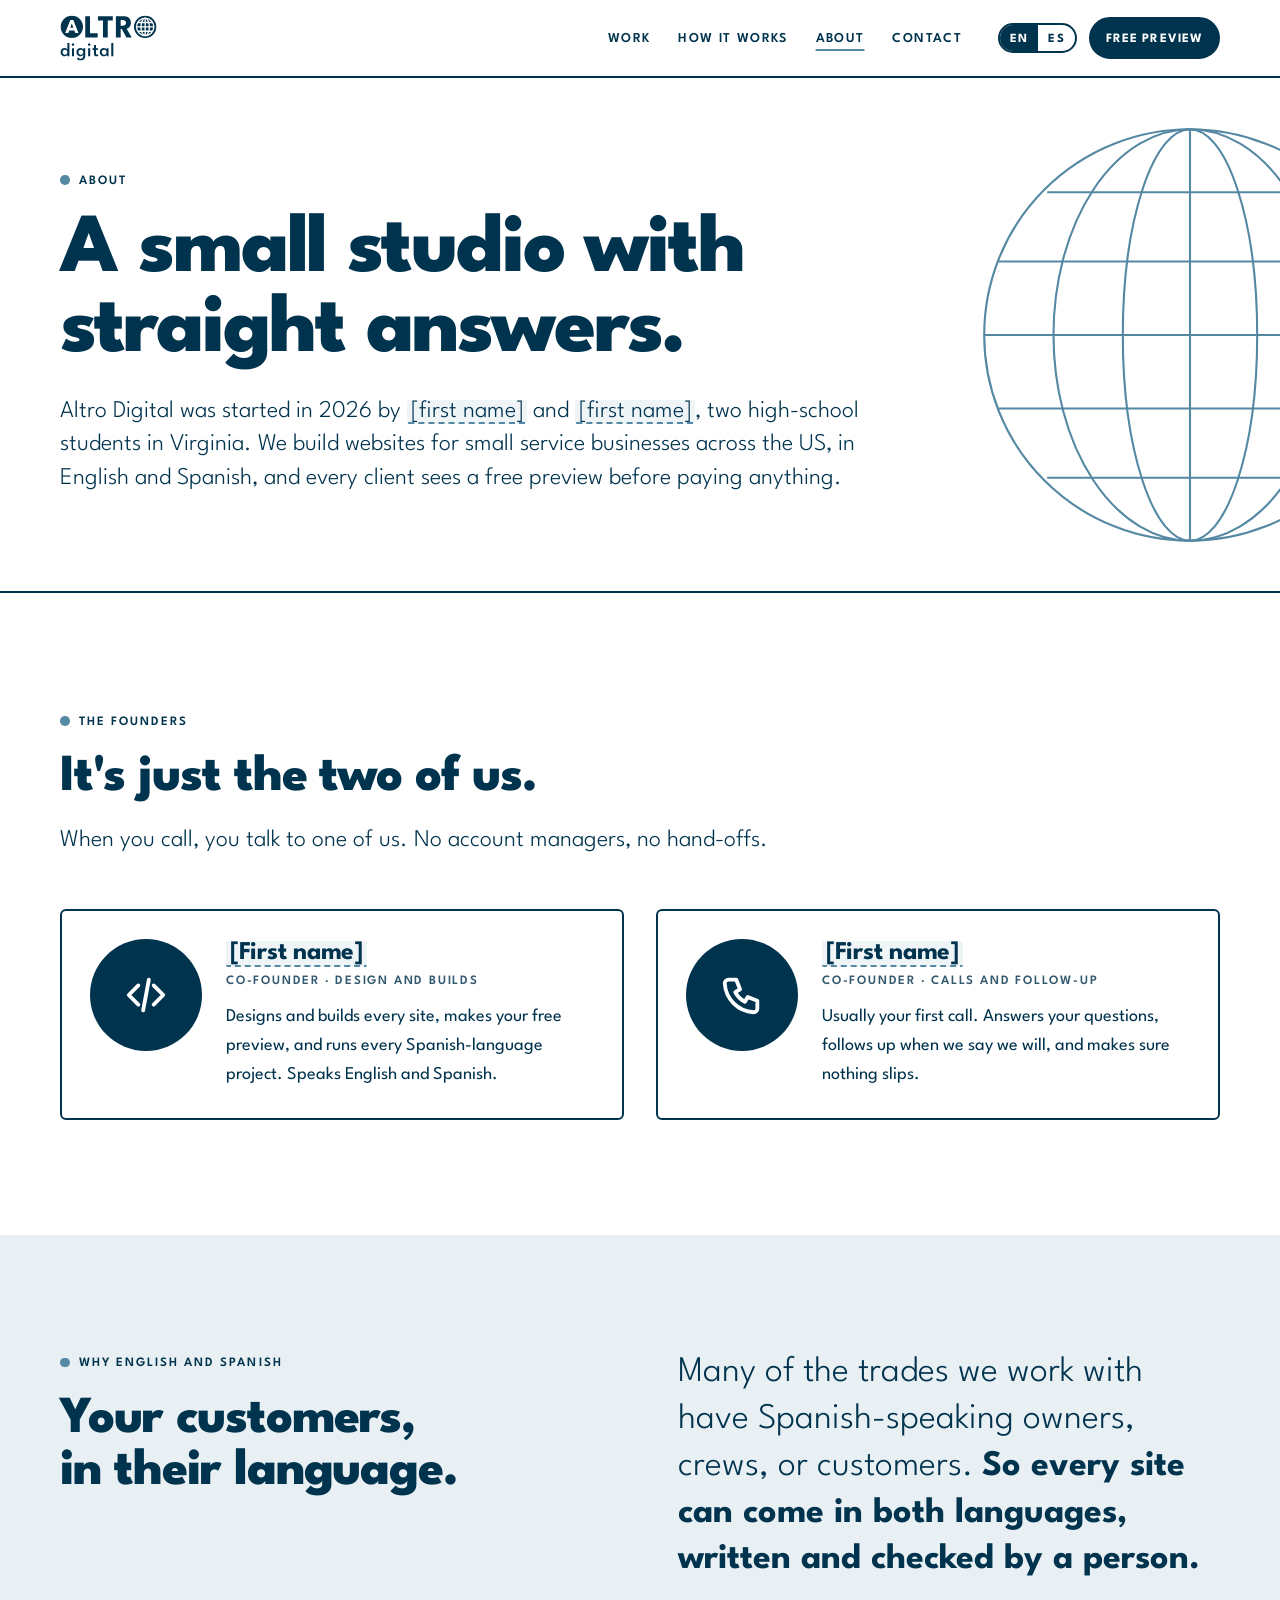
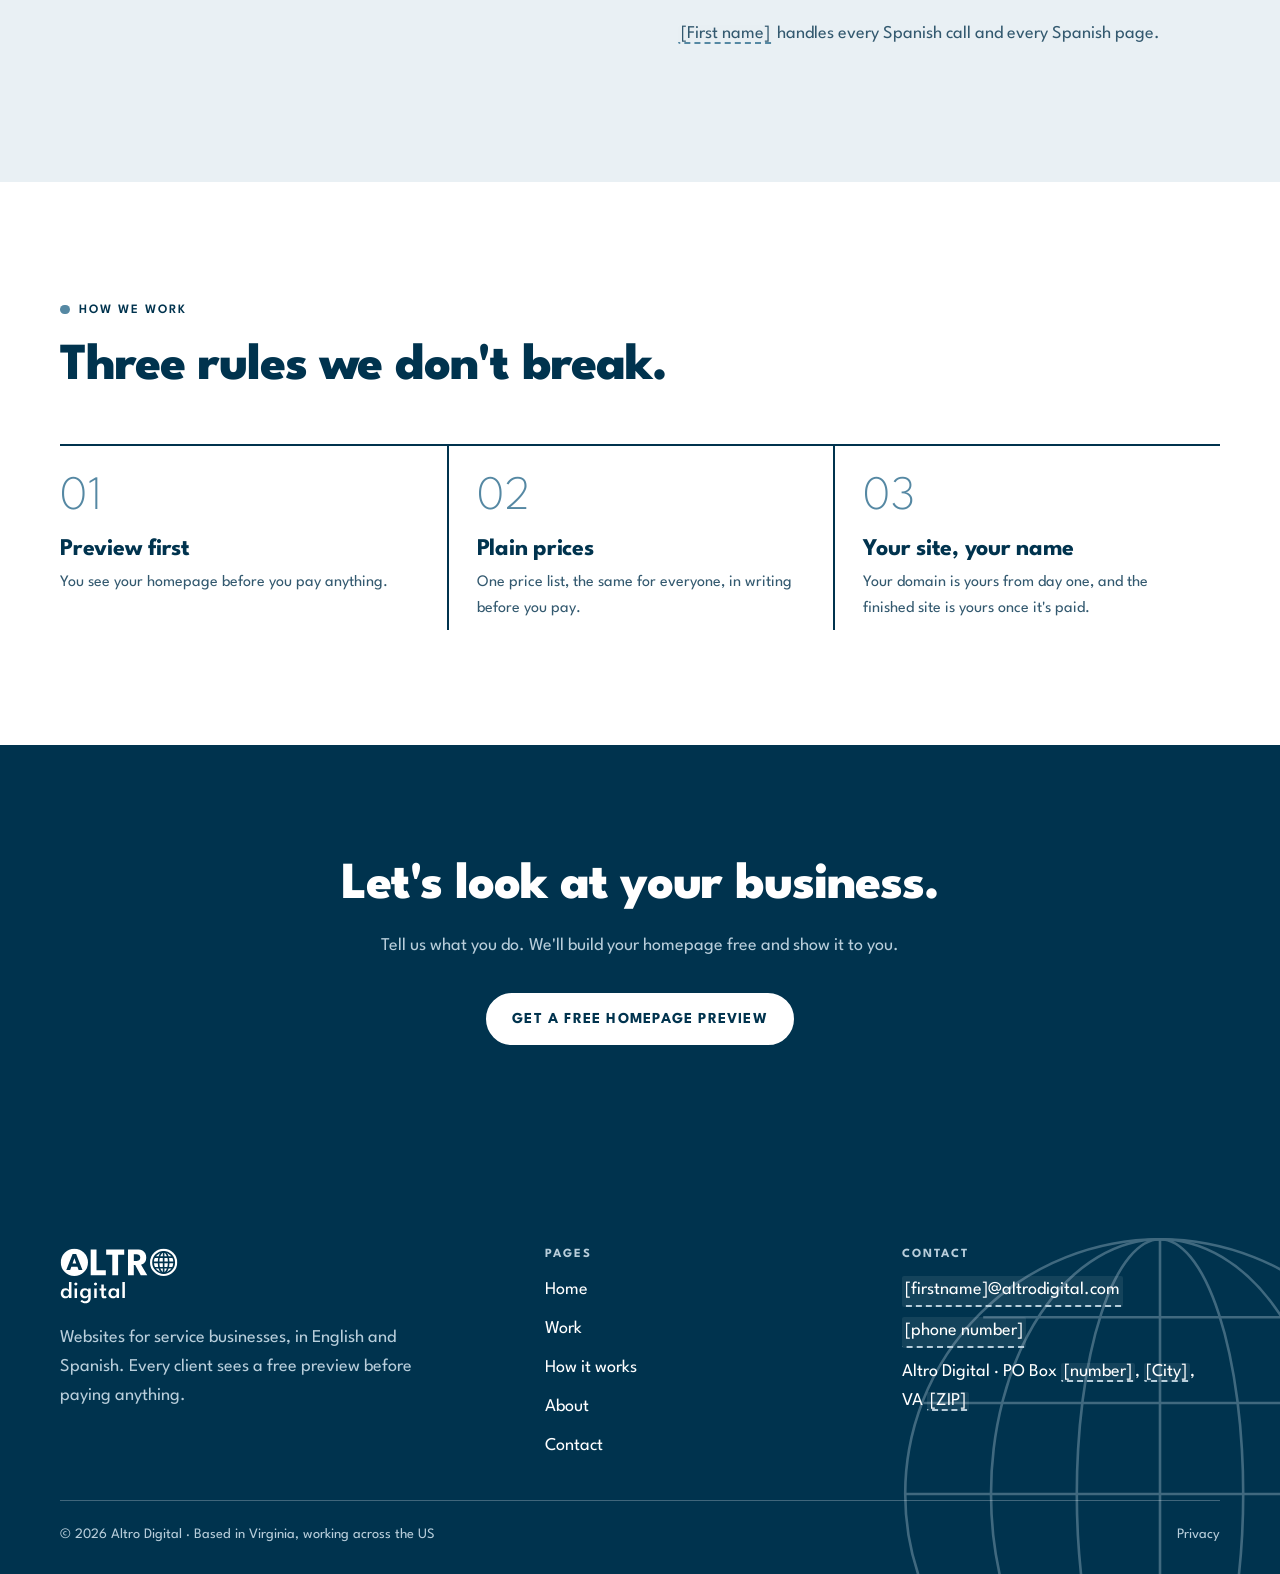
<file: about.html>
<!doctype html>
<html lang="en">
<head>
<meta charset="utf-8">
<meta name="viewport" content="width=device-width, initial-scale=1">
<title>About · Altro Digital</title>
<meta name="description" content="Altro Digital is a small web studio in Virginia, started by two high-school students. English and Spanish.">
<!-- Keeps search engines out while the site has placeholders. Delete at launch (README: go-live checklist). -->
<meta name="robots" content="noindex">
<meta name="theme-color" content="#00334e">
<!-- At launch, make these two links full URLs on your domain (https://...). -->
<link rel="alternate" hreflang="en" href="about.html">
<link rel="alternate" hreflang="es" href="es/nosotros.html">
<link rel="icon" href="assets/img/favicon.svg" type="image/svg+xml">
<link rel="preload" href="assets/fonts/league-spartan-latin-wght-normal.woff2" as="font" type="font/woff2" crossorigin>
<link rel="stylesheet" href="assets/css/styles.css">
<script>document.documentElement.classList.add('js')</script>
<script src="assets/js/site.js" defer></script>
</head>
<body>
<a class="skip-link" href="#main">Skip to content</a>

<!-- ===== HEADER: the same on every page ===== -->
<header class="site-header">
  <div class="wrap header-inner">
    <a class="logo" href="index.html"><img src="assets/img/logo.svg" alt="Altro Digital" width="300" height="136"></a>
    <nav class="site-nav" id="site-nav" aria-label="Main">
      <ul>
          <li><a href="work.html">Work</a></li>
          <li><a href="how-it-works.html">How it works</a></li>
          <li><a href="about.html" aria-current="page">About</a></li>
          <li><a href="contact.html">Contact</a></li>
          <li class="nav-cta"><a href="contact.html">Free preview</a></li>
      </ul>
    </nav>
    <div class="header-tools">
      <div class="lang-switch" role="group" aria-label="Language"><span aria-current="true" lang="en">EN</span><a href="es/nosotros.html" hreflang="es" lang="es" title="Español">ES</a></div>
      <a class="btn btn-primary btn-sm" href="contact.html">Free preview</a>
      <button class="menu-toggle" type="button" aria-expanded="false" aria-controls="site-nav"><span class="visually-hidden">Menu</span><svg class="i-open" viewBox="0 0 24 24" aria-hidden="true" fill="none" stroke="currentColor" stroke-width="2" stroke-linecap="round"><path d="M4 9h16M4 15h16"/></svg><svg class="i-close" viewBox="0 0 24 24" aria-hidden="true" fill="none" stroke="currentColor" stroke-width="2" stroke-linecap="round"><path d="M6 6l12 12M18 6L6 18"/></svg></button>
    </div>
  </div>
</header>
<!-- ===== /HEADER ===== -->

<main id="main">
  <section class="page-hero">
    <svg class="globe-deco" viewBox="0 0 400 400" aria-hidden="true"><g class="globe-lines"><circle cx="200" cy="200" r="196"/><path d="M4 200h392M18 130h364M18 270h364M64 64h272M64 336h272M200 4v392"/><ellipse cx="200" cy="200" rx="64" ry="196"/><ellipse cx="200" cy="200" rx="130" ry="196"/></g></svg>
    <div class="wrap">
      <p class="eyebrow">About</p>
      <h1>A small studio with straight answers.</h1>
      <!-- The honest founder line (handbook ch03). First names only: no school, no town beyond "Virginia". -->
      <p class="lede">Altro Digital was started in 2026 by <span class="ph">[first name]</span> and <span class="ph">[first name]</span>, two high-school students in Virginia. We build websites for small service businesses across the US, in English and Spanish, and every client sees a free preview before paying anything.</p>
    </div>
  </section>

  <!-- FOUNDERS: no photos for now. Add a face only with that partner's parent's yes (handbook appendix). -->
  <section class="section" aria-labelledby="founders-h">
    <div class="wrap">
      <div class="section-head">
        <p class="eyebrow">The founders</p>
        <h2 id="founders-h">It's just the two of us.</h2>
        <p class="lede">When you call, you talk to one of us. No account managers, no hand-offs.</p>
      </div>
      <div class="grid grid-2">
        <article class="founder">
          <span class="portrait"><svg viewBox="0 0 24 24" aria-hidden="true"><path d="M8 7l-5 5 5 5M16 7l5 5-5 5M13.5 4l-3 16"/></svg></span>
          <div>
            <h3><span class="ph">[First name]</span></h3>
            <p class="role">Co-founder · Design and builds</p>
            <p>Designs and builds every site, makes your free preview, and runs every Spanish-language project. Speaks English and Spanish.</p>
          </div>
        </article>
        <article class="founder">
          <span class="portrait"><svg viewBox="0 0 24 24" aria-hidden="true"><path d="M5 4h4l2 5-2.5 1.5a11 11 0 0 0 5 5L15 13l5 2v4a2 2 0 0 1-2 2A16 16 0 0 1 3 6a2 2 0 0 1 2-2"/></svg></span>
          <div>
            <h3><span class="ph">[First name]</span></h3>
            <p class="role">Co-founder · Calls and follow-up</p>
            <p>Usually your first call. Answers your questions, follows up when we say we will, and makes sure nothing slips.</p>
          </div>
        </article>
      </div>
    </div>
  </section>

  <!-- WHY BILINGUAL -->
  <section class="section alt" aria-labelledby="bi-h">
    <div class="wrap split">
      <div>
        <p class="eyebrow">Why English and Spanish</p>
        <h2 id="bi-h">Your customers, in their language.</h2>
      </div>
      <div>
        <p class="quote-line">Many of the trades we work with have Spanish-speaking owners, crews, or customers. <strong>So every site can come in both languages, written and checked by a person.</strong></p>
        <p class="muted"><span class="ph">[First name]</span> handles every Spanish call and every Spanish page.</p>
      </div>
    </div>
  </section>

  <!-- VALUES -->
  <section class="section" aria-labelledby="values-h">
    <div class="wrap">
      <div class="section-head">
        <p class="eyebrow">How we work</p>
        <h2 id="values-h">Three rules we don't break.</h2>
      </div>
      <ol class="values">
        <li><span class="v-num" aria-hidden="true">01</span><h3>Preview first</h3><p>You see your homepage before you pay anything.</p></li>
        <li><span class="v-num" aria-hidden="true">02</span><h3>Plain prices</h3><p>One price list, the same for everyone, in writing before you pay.</p></li>
        <li><span class="v-num" aria-hidden="true">03</span><h3>Your site, your name</h3><p>Your domain is yours from day one, and the finished site is yours once it's paid.</p></li>
      </ol>
    </div>
  </section>

  <section class="section on-navy cta-final" aria-labelledby="cta-h">
    <div class="wrap">
      <h2 id="cta-h">Let's look at your business.</h2>
      <p class="muted">Tell us what you do. We'll build your homepage free and show it to you.</p>
      <div class="btn-row">
        <a class="btn btn-light" href="contact.html">Get a free homepage preview</a>
      </div>
    </div>
  </section>
</main>

<!-- ===== FOOTER: the same on every page ===== -->
<footer class="site-footer">
  <svg class="footer-globe" viewBox="0 0 400 400" aria-hidden="true"><g class="globe-lines"><circle cx="200" cy="200" r="196"/><path d="M4 200h392M18 130h364M18 270h364M64 64h272M64 336h272M200 4v392"/><ellipse cx="200" cy="200" rx="64" ry="196"/><ellipse cx="200" cy="200" rx="130" ry="196"/></g></svg>
  <div class="wrap">
    <div class="footer-top">
      <div class="footer-brand">
        <img src="assets/img/logo-white.svg" alt="Altro Digital" width="300" height="136">
        <p>Websites for service businesses, in English and Spanish. Every client sees a free preview before paying anything.</p>
      </div>
      <div>
        <h2>Pages</h2>
        <ul>
            <li><a href="index.html">Home</a></li>
            <li><a href="work.html">Work</a></li>
            <li><a href="how-it-works.html">How it works</a></li>
            <li><a href="about.html">About</a></li>
            <li><a href="contact.html">Contact</a></li>
        </ul>
      </div>
      <div>
        <h2>Contact</h2>
        <address>
          <span class="ph">[firstname]@altrodigital.com</span>
          <span class="ph">[phone number]</span>
          <span>Altro Digital · PO Box <span class="ph">[number]</span>, <span class="ph">[City]</span>, VA <span class="ph">[ZIP]</span></span>
        </address>
      </div>
    </div>
    <div class="footer-bottom">
      <span>© 2026 Altro Digital · Based in Virginia, working across the US</span>
      <a href="privacy.html">Privacy</a>
    </div>
  </div>
</footer>
<!-- ===== /FOOTER ===== -->
</body>
</html>
</file>
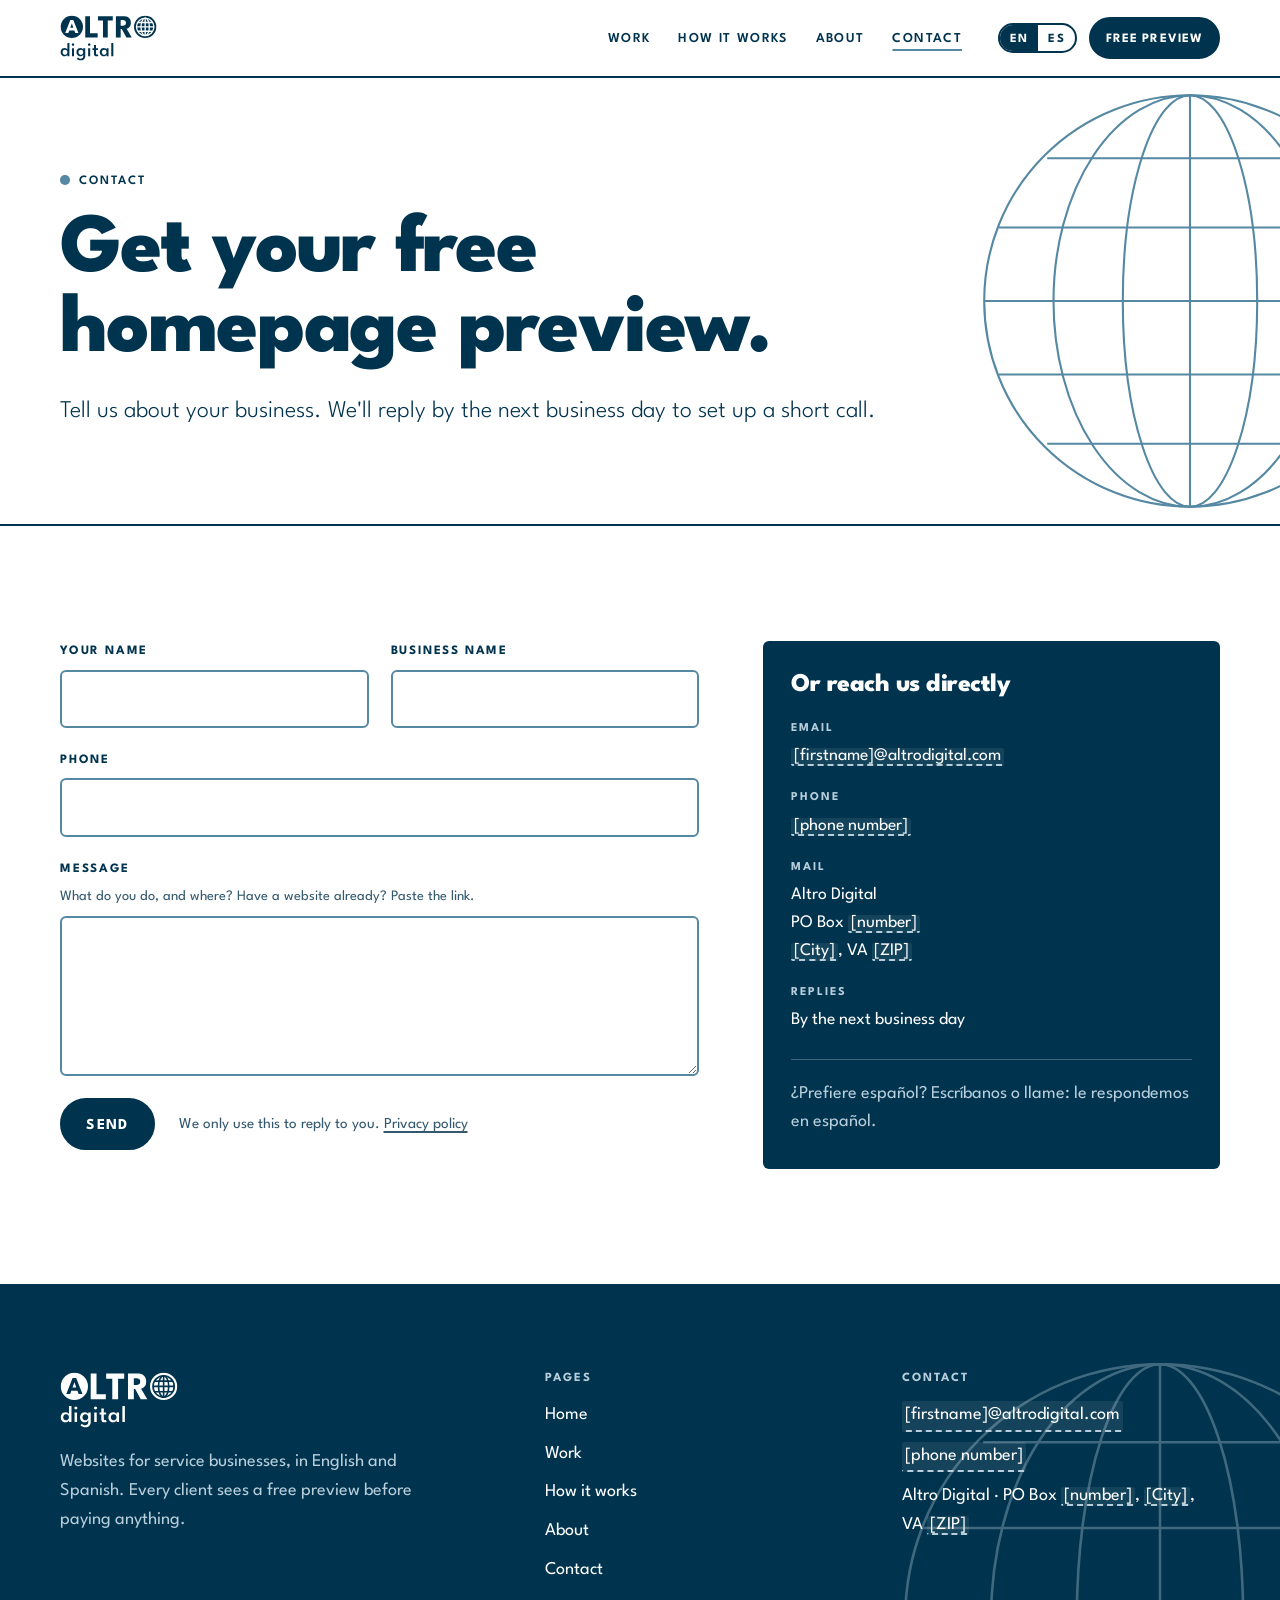
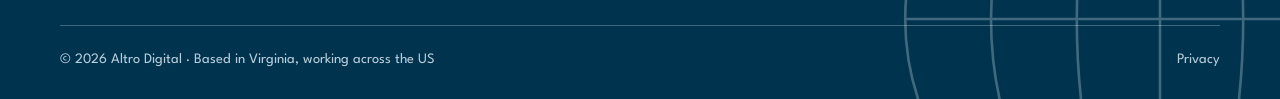
<file: contact.html>
<!doctype html>
<html lang="en">
<head>
<meta charset="utf-8">
<meta name="viewport" content="width=device-width, initial-scale=1">
<title>Contact · Altro Digital</title>
<meta name="description" content="Ask for a free homepage preview. We reply by the next business day.">
<!-- Keeps search engines out while the site has placeholders. Delete at launch (README: go-live checklist). -->
<meta name="robots" content="noindex">
<meta name="theme-color" content="#00334e">
<!-- At launch, make these two links full URLs on your domain (https://...). -->
<link rel="alternate" hreflang="en" href="contact.html">
<link rel="alternate" hreflang="es" href="es/contacto.html">
<link rel="icon" href="assets/img/favicon.svg" type="image/svg+xml">
<link rel="preload" href="assets/fonts/league-spartan-latin-wght-normal.woff2" as="font" type="font/woff2" crossorigin>
<link rel="stylesheet" href="assets/css/styles.css">
<script>document.documentElement.classList.add('js')</script>
<script src="assets/js/site.js" defer></script>
</head>
<body>
<a class="skip-link" href="#main">Skip to content</a>

<!-- ===== HEADER: the same on every page ===== -->
<header class="site-header">
  <div class="wrap header-inner">
    <a class="logo" href="index.html"><img src="assets/img/logo.svg" alt="Altro Digital" width="300" height="136"></a>
    <nav class="site-nav" id="site-nav" aria-label="Main">
      <ul>
          <li><a href="work.html">Work</a></li>
          <li><a href="how-it-works.html">How it works</a></li>
          <li><a href="about.html">About</a></li>
          <li><a href="contact.html" aria-current="page">Contact</a></li>
          <li class="nav-cta"><a href="contact.html">Free preview</a></li>
      </ul>
    </nav>
    <div class="header-tools">
      <div class="lang-switch" role="group" aria-label="Language"><span aria-current="true" lang="en">EN</span><a href="es/contacto.html" hreflang="es" lang="es" title="Español">ES</a></div>
      <a class="btn btn-primary btn-sm" href="contact.html">Free preview</a>
      <button class="menu-toggle" type="button" aria-expanded="false" aria-controls="site-nav"><span class="visually-hidden">Menu</span><svg class="i-open" viewBox="0 0 24 24" aria-hidden="true" fill="none" stroke="currentColor" stroke-width="2" stroke-linecap="round"><path d="M4 9h16M4 15h16"/></svg><svg class="i-close" viewBox="0 0 24 24" aria-hidden="true" fill="none" stroke="currentColor" stroke-width="2" stroke-linecap="round"><path d="M6 6l12 12M18 6L6 18"/></svg></button>
    </div>
  </div>
</header>
<!-- ===== /HEADER ===== -->

<main id="main">
  <section class="page-hero">
    <svg class="globe-deco" viewBox="0 0 400 400" aria-hidden="true"><g class="globe-lines"><circle cx="200" cy="200" r="196"/><path d="M4 200h392M18 130h364M18 270h364M64 64h272M64 336h272M200 4v392"/><ellipse cx="200" cy="200" rx="64" ry="196"/><ellipse cx="200" cy="200" rx="130" ry="196"/></g></svg>
    <div class="wrap">
      <p class="eyebrow">Contact</p>
      <h1>Get your free homepage preview.</h1>
      <p class="lede">Tell us about your business. We'll reply by the next business day to set up a short call.</p>
    </div>
  </section>

  <section class="section" aria-label="Contact form and details">
    <div class="wrap contact-grid">
      <!-- THE FORM: only name, business, phone, and message (handbook ch05).
           It isn't connected yet. Before it goes live:
           1. publish the privacy policy (privacy.html),
           2. connect the form on your host (README: "Connect the form"),
           3. delete data-not-connected and the .form-status box. -->
      <form class="form" data-not-connected>
        <div class="form-row">
          <div class="field">
            <label for="f-name">Your name</label>
            <input id="f-name" name="name" type="text" autocomplete="name" required>
          </div>
          <div class="field">
            <label for="f-business">Business name</label>
            <input id="f-business" name="business" type="text" autocomplete="organization" required>
          </div>
        </div>
        <div class="field">
          <label for="f-phone">Phone</label>
          <input id="f-phone" name="phone" type="tel" autocomplete="tel" inputmode="tel" required>
        </div>
        <div class="field">
          <label for="f-message">Message</label>
          <p class="hint" id="f-message-hint">What do you do, and where? Have a website already? Paste the link.</p>
          <textarea id="f-message" name="message" aria-describedby="f-message-hint"></textarea>
        </div>
        <p class="form-status" role="status" tabindex="-1" hidden>This form isn't connected yet. For now, please email or call us.</p>
        <div class="form-foot">
          <button class="btn btn-primary" type="submit">Send</button>
          <p>We only use this to reply to you. <a href="privacy.html">Privacy policy</a></p>
        </div>
      </form>

      <aside class="contact-card on-navy" aria-labelledby="direct-h">
        <h2 id="direct-h">Or reach us directly</h2>
        <dl>
          <div><dt>Email</dt><dd><span class="ph">[firstname]@altrodigital.com</span></dd></div>
          <div><dt>Phone</dt><dd><span class="ph">[phone number]</span></dd></div>
          <div><dt>Mail</dt><dd>Altro Digital<br>PO Box <span class="ph">[number]</span><br><span class="ph">[City]</span>, VA <span class="ph">[ZIP]</span></dd></div>
          <div><dt>Replies</dt><dd>By the next business day</dd></div>
        </dl>
        <p class="es-line" lang="es">¿Prefiere español? Escríbanos o llame: le respondemos en español.</p>
      </aside>
    </div>
  </section>
</main>

<!-- ===== FOOTER: the same on every page ===== -->
<footer class="site-footer">
  <svg class="footer-globe" viewBox="0 0 400 400" aria-hidden="true"><g class="globe-lines"><circle cx="200" cy="200" r="196"/><path d="M4 200h392M18 130h364M18 270h364M64 64h272M64 336h272M200 4v392"/><ellipse cx="200" cy="200" rx="64" ry="196"/><ellipse cx="200" cy="200" rx="130" ry="196"/></g></svg>
  <div class="wrap">
    <div class="footer-top">
      <div class="footer-brand">
        <img src="assets/img/logo-white.svg" alt="Altro Digital" width="300" height="136">
        <p>Websites for service businesses, in English and Spanish. Every client sees a free preview before paying anything.</p>
      </div>
      <div>
        <h2>Pages</h2>
        <ul>
            <li><a href="index.html">Home</a></li>
            <li><a href="work.html">Work</a></li>
            <li><a href="how-it-works.html">How it works</a></li>
            <li><a href="about.html">About</a></li>
            <li><a href="contact.html">Contact</a></li>
        </ul>
      </div>
      <div>
        <h2>Contact</h2>
        <address>
          <span class="ph">[firstname]@altrodigital.com</span>
          <span class="ph">[phone number]</span>
          <span>Altro Digital · PO Box <span class="ph">[number]</span>, <span class="ph">[City]</span>, VA <span class="ph">[ZIP]</span></span>
        </address>
      </div>
    </div>
    <div class="footer-bottom">
      <span>© 2026 Altro Digital · Based in Virginia, working across the US</span>
      <a href="privacy.html">Privacy</a>
    </div>
  </div>
</footer>
<!-- ===== /FOOTER ===== -->
</body>
</html>
</file>
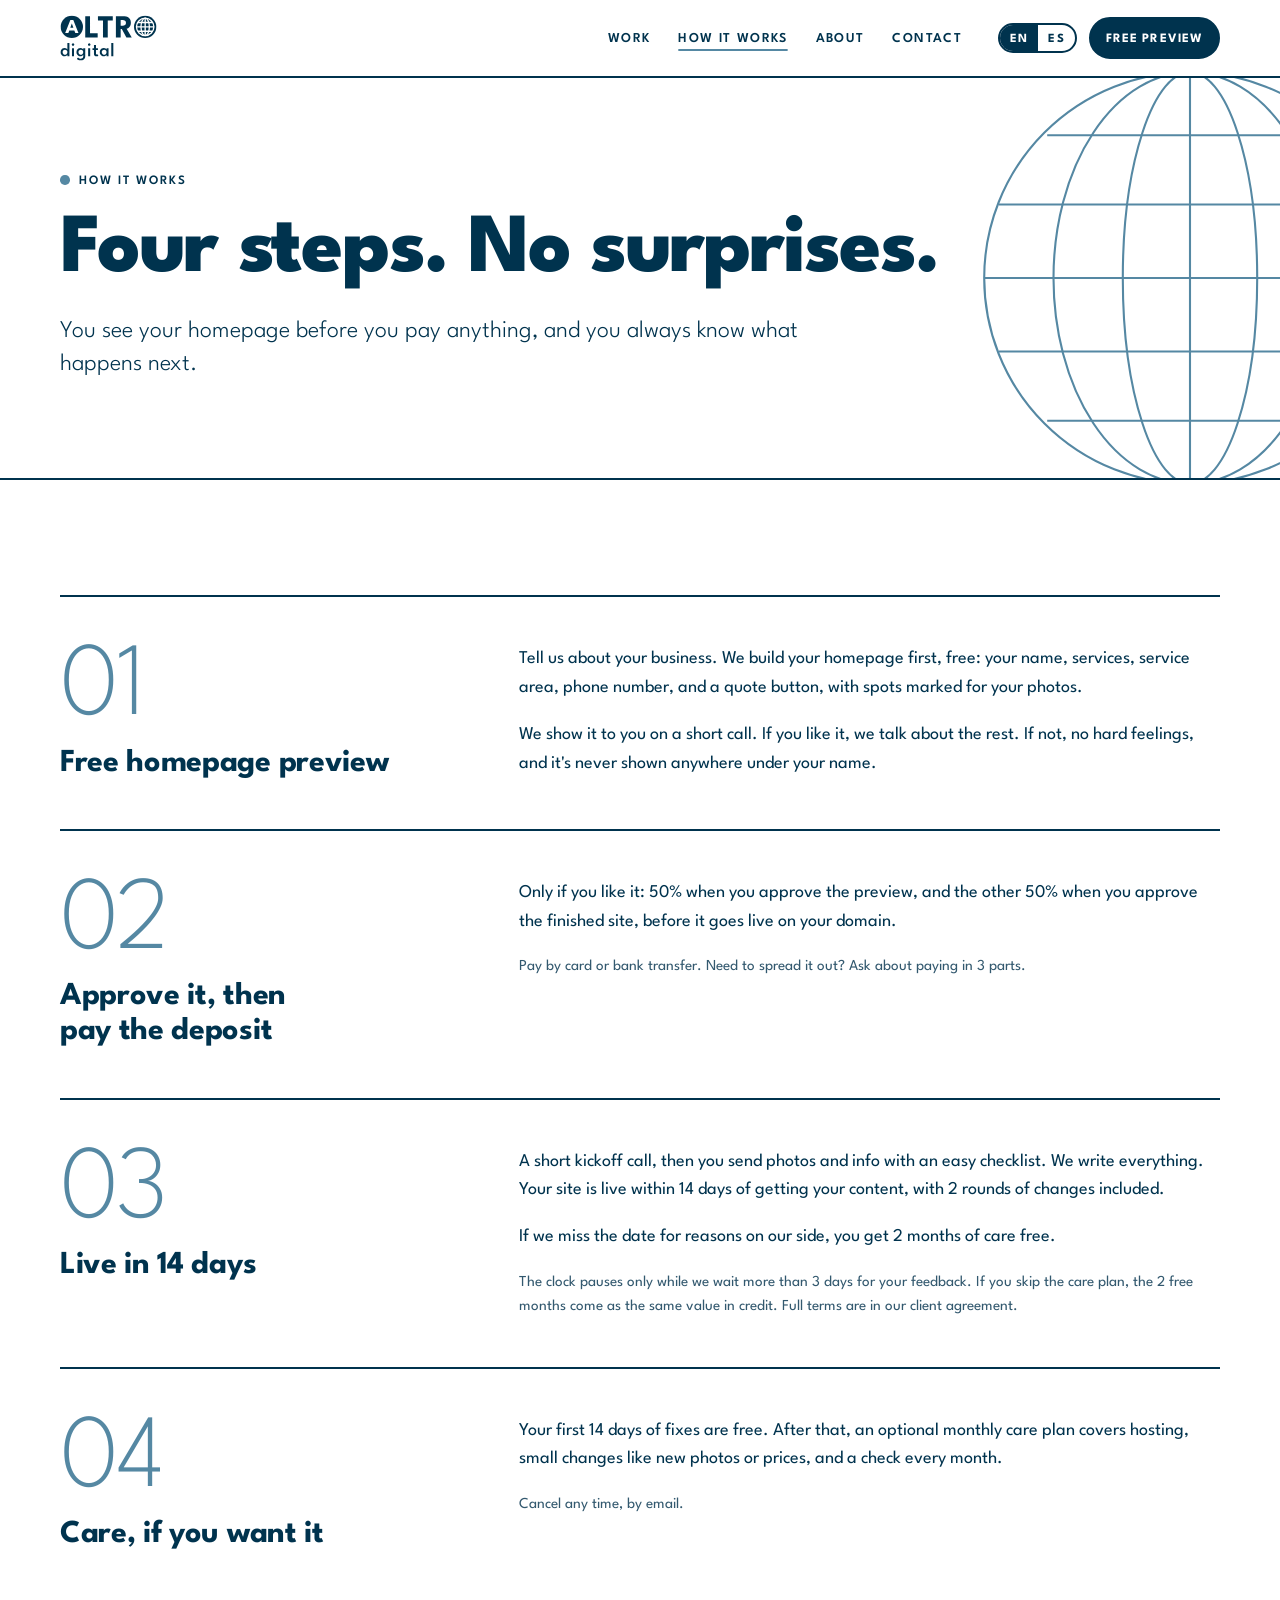
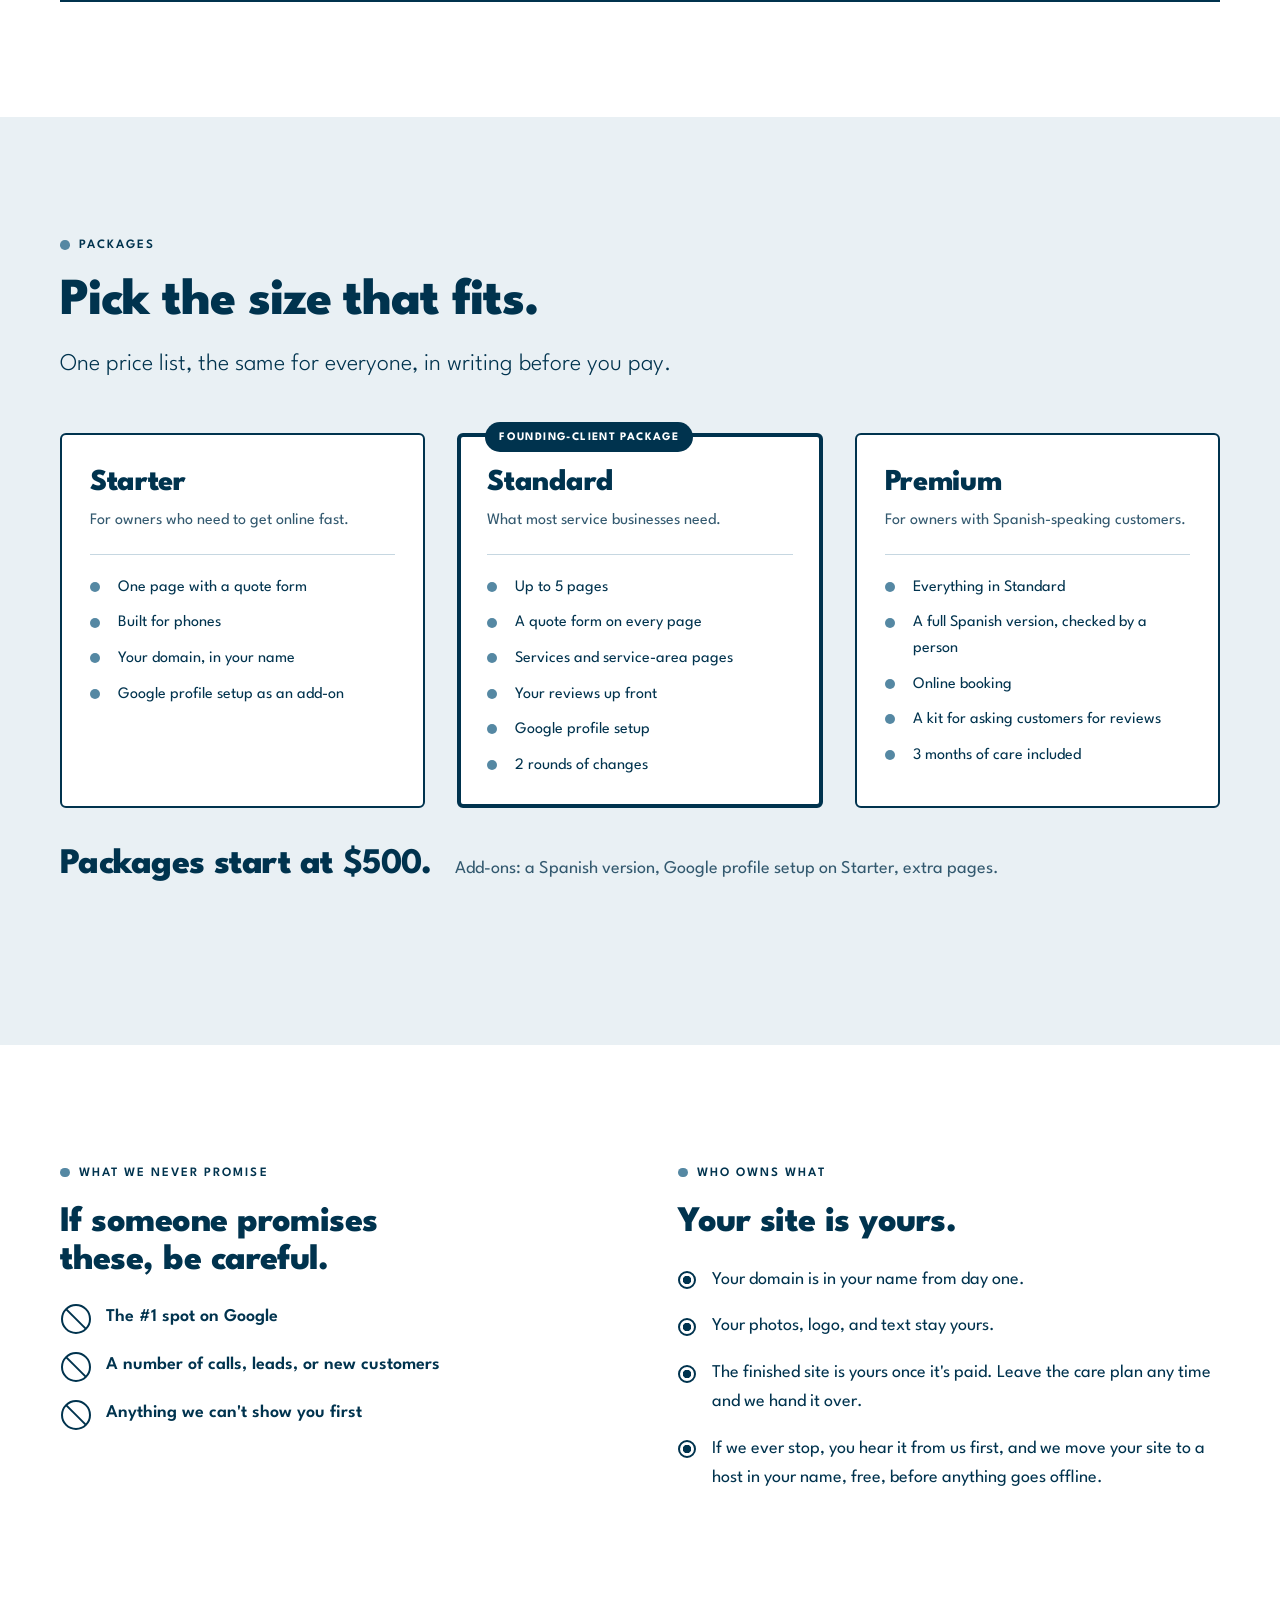
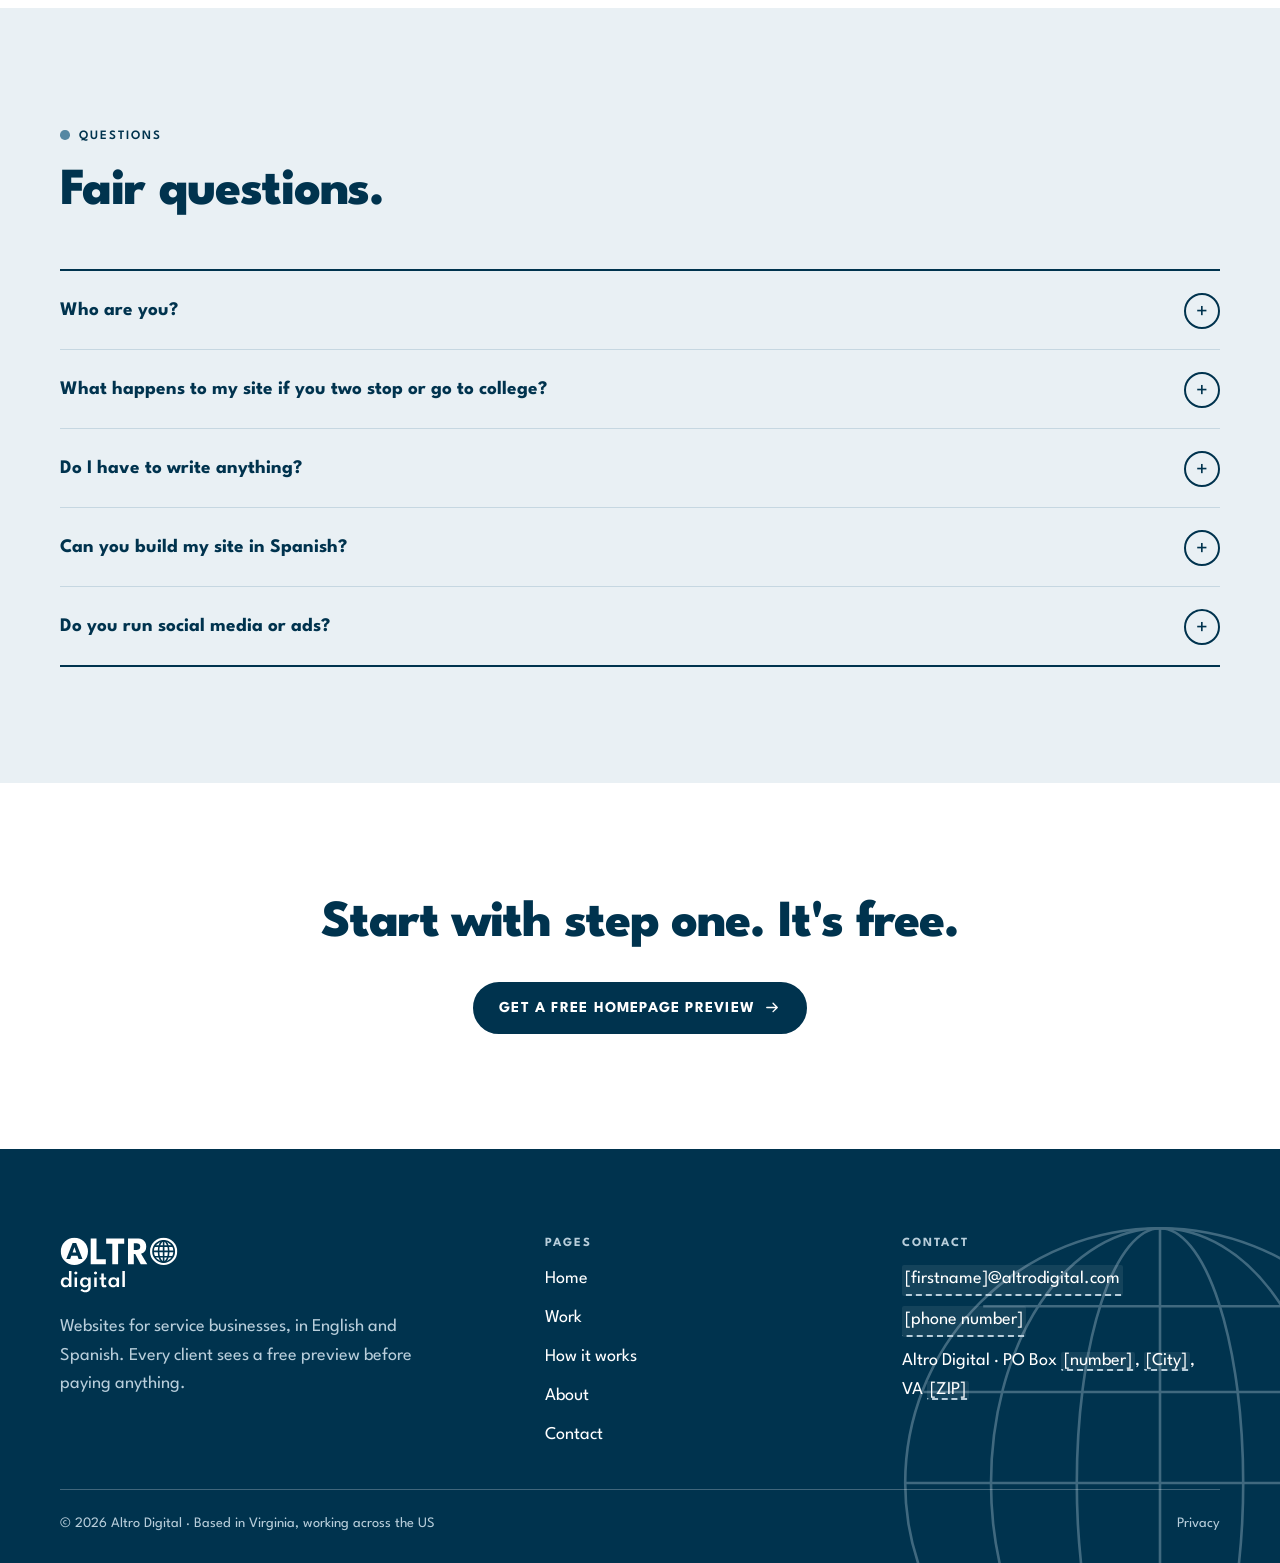
<file: how-it-works.html>
<!doctype html>
<html lang="en">
<head>
<meta charset="utf-8">
<meta name="viewport" content="width=device-width, initial-scale=1">
<title>How it works · Altro Digital</title>
<meta name="description" content="Four steps: a free homepage preview, a deposit only after you approve it, live in 14 days, and optional care.">
<!-- Keeps search engines out while the site has placeholders. Delete at launch (README: go-live checklist). -->
<meta name="robots" content="noindex">
<meta name="theme-color" content="#00334e">
<!-- At launch, make these two links full URLs on your domain (https://...). -->
<link rel="alternate" hreflang="en" href="how-it-works.html">
<link rel="alternate" hreflang="es" href="es/como-funciona.html">
<link rel="icon" href="assets/img/favicon.svg" type="image/svg+xml">
<link rel="preload" href="assets/fonts/league-spartan-latin-wght-normal.woff2" as="font" type="font/woff2" crossorigin>
<link rel="stylesheet" href="assets/css/styles.css">
<script>document.documentElement.classList.add('js')</script>
<script src="assets/js/site.js" defer></script>
</head>
<body>
<a class="skip-link" href="#main">Skip to content</a>

<!-- ===== HEADER: the same on every page ===== -->
<header class="site-header">
  <div class="wrap header-inner">
    <a class="logo" href="index.html"><img src="assets/img/logo.svg" alt="Altro Digital" width="300" height="136"></a>
    <nav class="site-nav" id="site-nav" aria-label="Main">
      <ul>
          <li><a href="work.html">Work</a></li>
          <li><a href="how-it-works.html" aria-current="page">How it works</a></li>
          <li><a href="about.html">About</a></li>
          <li><a href="contact.html">Contact</a></li>
          <li class="nav-cta"><a href="contact.html">Free preview</a></li>
      </ul>
    </nav>
    <div class="header-tools">
      <div class="lang-switch" role="group" aria-label="Language"><span aria-current="true" lang="en">EN</span><a href="es/como-funciona.html" hreflang="es" lang="es" title="Español">ES</a></div>
      <a class="btn btn-primary btn-sm" href="contact.html">Free preview</a>
      <button class="menu-toggle" type="button" aria-expanded="false" aria-controls="site-nav"><span class="visually-hidden">Menu</span><svg class="i-open" viewBox="0 0 24 24" aria-hidden="true" fill="none" stroke="currentColor" stroke-width="2" stroke-linecap="round"><path d="M4 9h16M4 15h16"/></svg><svg class="i-close" viewBox="0 0 24 24" aria-hidden="true" fill="none" stroke="currentColor" stroke-width="2" stroke-linecap="round"><path d="M6 6l12 12M18 6L6 18"/></svg></button>
    </div>
  </div>
</header>
<!-- ===== /HEADER ===== -->

<main id="main">
  <section class="page-hero">
    <svg class="globe-deco" viewBox="0 0 400 400" aria-hidden="true"><g class="globe-lines"><circle cx="200" cy="200" r="196"/><path d="M4 200h392M18 130h364M18 270h364M64 64h272M64 336h272M200 4v392"/><ellipse cx="200" cy="200" rx="64" ry="196"/><ellipse cx="200" cy="200" rx="130" ry="196"/></g></svg>
    <div class="wrap">
      <p class="eyebrow">How it works</p>
      <h1>Four steps. No surprises.</h1>
      <p class="lede">You see your homepage before you pay anything, and you always know what happens next.</p>
    </div>
  </section>

  <!-- THE FOUR STEPS (numbers match the handbook: data/assumptions.json) -->
  <section class="section" aria-label="The four steps">
    <div class="wrap">
      <ol class="step-rows">
        <li class="step-row">
          <div><span class="big-num" aria-hidden="true">01</span><h3>Free homepage preview</h3></div>
          <div>
            <p>Tell us about your business. We build your homepage first, free: your name, services, service area, phone number, and a quote button, with spots marked for your photos.</p>
            <p>We show it to you on a short call. If you like it, we talk about the rest. If not, no hard feelings, and it's never shown anywhere under your name.</p>
          </div>
        </li>
        <li class="step-row">
          <div><span class="big-num" aria-hidden="true">02</span><h3>Approve it, then pay the deposit</h3></div>
          <div>
            <p>Only if you like it: 50% when you approve the preview, and the other 50% when you approve the finished site, before it goes live on your domain.</p>
            <p class="fine">Pay by card or bank transfer. Need to spread it out? Ask about paying in 3 parts.</p>
          </div>
        </li>
        <li class="step-row">
          <div><span class="big-num" aria-hidden="true">03</span><h3>Live in 14 days</h3></div>
          <div>
            <p>A short kickoff call, then you send photos and info with an easy checklist. We write everything. Your site is live within 14 days of getting your content, with 2 rounds of changes included.</p>
            <p>If we miss the date for reasons on our side, you get 2 months of care free.</p>
            <p class="fine">The clock pauses only while we wait more than 3 days for your feedback. If you skip the care plan, the 2 free months come as the same value in credit. Full terms are in our client agreement.</p>
          </div>
        </li>
        <li class="step-row">
          <div><span class="big-num" aria-hidden="true">04</span><h3>Care, if you want it</h3></div>
          <div>
            <p>Your first 14 days of fixes are free. After that, an optional monthly care plan covers hosting, small changes like new photos or prices, and a check every month.</p>
            <p class="fine">Cancel any time, by email.</p>
          </div>
        </li>
      </ol>
    </div>
  </section>

  <!-- PACKAGES: names, contents, and "starting at" only (handbook ch10).
       The full price list is shared on the call, the same for everyone. -->
  <section class="section alt" id="packages" aria-labelledby="pk-h">
    <div class="wrap">
      <div class="section-head">
        <p class="eyebrow">Packages</p>
        <h2 id="pk-h">Pick the size that fits.</h2>
        <p class="lede">One price list, the same for everyone, in writing before you pay.</p>
      </div>
      <div class="grid grid-3 packages">
        <article class="package">
          <h3>Starter</h3>
          <p class="for">For owners who need to get online fast.</p>
          <ul>
            <li>One page with a quote form</li>
            <li>Built for phones</li>
            <li>Your domain, in your name</li>
            <li>Google profile setup as an add-on</li>
          </ul>
        </article>
        <article class="package is-featured">
          <span class="tag">Founding-client package</span>
          <h3>Standard</h3>
          <p class="for">What most service businesses need.</p>
          <ul>
            <li>Up to 5 pages</li>
            <li>A quote form on every page</li>
            <li>Services and service-area pages</li>
            <li>Your reviews up front</li>
            <li>Google profile setup</li>
            <li>2 rounds of changes</li>
          </ul>
        </article>
        <article class="package">
          <h3>Premium</h3>
          <p class="for">For owners with Spanish-speaking customers.</p>
          <ul>
            <li>Everything in Standard</li>
            <li>A full Spanish version, checked by a person</li>
            <li>Online booking</li>
            <li>A kit for asking customers for reviews</li>
            <li>3 months of care included</li>
          </ul>
        </article>
      </div>
      <div class="package-note">
        <p class="price-from">Packages start at <b>$500</b>.</p>
        <p class="muted flush">Add-ons: a Spanish version, Google profile setup on Starter, extra pages.</p>
      </div>
    </div>
  </section>

  <!-- PROMISES -->
  <section class="section" aria-label="What we promise and what we don't">
    <div class="wrap split">
      <div>
        <p class="eyebrow">What we never promise</p>
        <h2 class="h-mid">If someone promises these, be careful.</h2>
        <ul class="nos">
          <li><svg viewBox="0 0 32 32" aria-hidden="true"><circle cx="16" cy="16" r="14"/><path d="M6.1 6.1l19.8 19.8"/></svg>The #1 spot on Google</li>
          <li><svg viewBox="0 0 32 32" aria-hidden="true"><circle cx="16" cy="16" r="14"/><path d="M6.1 6.1l19.8 19.8"/></svg>A number of calls, leads, or new customers</li>
          <li><svg viewBox="0 0 32 32" aria-hidden="true"><circle cx="16" cy="16" r="14"/><path d="M6.1 6.1l19.8 19.8"/></svg>Anything we can't show you first</li>
        </ul>
      </div>
      <div>
        <p class="eyebrow">Who owns what</p>
        <h2 class="h-mid">Your site is yours.</h2>
        <ul class="own-list">
          <li>Your domain is in your name from day one.</li>
          <li>Your photos, logo, and text stay yours.</li>
          <li>The finished site is yours once it's paid. Leave the care plan any time and we hand it over.</li>
          <li>If we ever stop, you hear it from us first, and we move your site to a host in your name, free, before anything goes offline.</li>
        </ul>
      </div>
    </div>
  </section>

  <!-- FAQ -->
  <section class="section alt" aria-labelledby="faq-h">
    <div class="wrap">
      <div class="section-head">
        <p class="eyebrow">Questions</p>
        <h2 id="faq-h">Fair questions.</h2>
      </div>
      <div class="faq">
        <details>
          <summary>Who are you?</summary>
          <div class="answer"><p>Altro Digital is a small web studio in Virginia, run by two high-school students. It's just the two of us: when you call, you talk to one of us. <a href="about.html">Meet us.</a></p></div>
        </details>
        <details>
          <summary>What happens to my site if you two stop or go to college?</summary>
          <div class="answer"><p>Your domain is in your name from day one, and the finished site is yours once it's paid. If we ever stop, you hear it from us first, and we move your site to a host in your name, free, before anything goes offline. The worst case is you keep your site and lose us, not the other way around.</p></div>
        </details>
        <details>
          <summary>Do I have to write anything?</summary>
          <div class="answer"><p>No. One short call and your photos. We write everything, and you approve it.</p></div>
        </details>
        <details>
          <summary>Can you build my site in Spanish?</summary>
          <div class="answer"><p>Yes. A full Spanish version comes with Premium, or as an add-on to any package. A person writes and checks it, not a translation app.</p></div>
        </details>
        <details>
          <summary>Do you run social media or ads?</summary>
          <div class="answer"><p>No. We do one thing: websites that make it easy for customers to ask you for a quote.</p></div>
        </details>
      </div>
    </div>
  </section>

  <section class="section cta-final" aria-labelledby="cta-h">
    <div class="wrap">
      <h2 id="cta-h">Start with step one. It's free.</h2>
      <div class="btn-row">
        <a class="btn btn-primary" href="contact.html">Get a free homepage preview <svg viewBox="0 0 24 24" aria-hidden="true" fill="none" stroke="currentColor" stroke-width="2" stroke-linecap="round" stroke-linejoin="round"><path d="M4 12h15M13 6l6 6-6 6"/></svg></a>
      </div>
    </div>
  </section>
</main>

<!-- ===== FOOTER: the same on every page ===== -->
<footer class="site-footer">
  <svg class="footer-globe" viewBox="0 0 400 400" aria-hidden="true"><g class="globe-lines"><circle cx="200" cy="200" r="196"/><path d="M4 200h392M18 130h364M18 270h364M64 64h272M64 336h272M200 4v392"/><ellipse cx="200" cy="200" rx="64" ry="196"/><ellipse cx="200" cy="200" rx="130" ry="196"/></g></svg>
  <div class="wrap">
    <div class="footer-top">
      <div class="footer-brand">
        <img src="assets/img/logo-white.svg" alt="Altro Digital" width="300" height="136">
        <p>Websites for service businesses, in English and Spanish. Every client sees a free preview before paying anything.</p>
      </div>
      <div>
        <h2>Pages</h2>
        <ul>
            <li><a href="index.html">Home</a></li>
            <li><a href="work.html">Work</a></li>
            <li><a href="how-it-works.html">How it works</a></li>
            <li><a href="about.html">About</a></li>
            <li><a href="contact.html">Contact</a></li>
        </ul>
      </div>
      <div>
        <h2>Contact</h2>
        <address>
          <span class="ph">[firstname]@altrodigital.com</span>
          <span class="ph">[phone number]</span>
          <span>Altro Digital · PO Box <span class="ph">[number]</span>, <span class="ph">[City]</span>, VA <span class="ph">[ZIP]</span></span>
        </address>
      </div>
    </div>
    <div class="footer-bottom">
      <span>© 2026 Altro Digital · Based in Virginia, working across the US</span>
      <a href="privacy.html">Privacy</a>
    </div>
  </div>
</footer>
<!-- ===== /FOOTER ===== -->
</body>
</html>
</file>
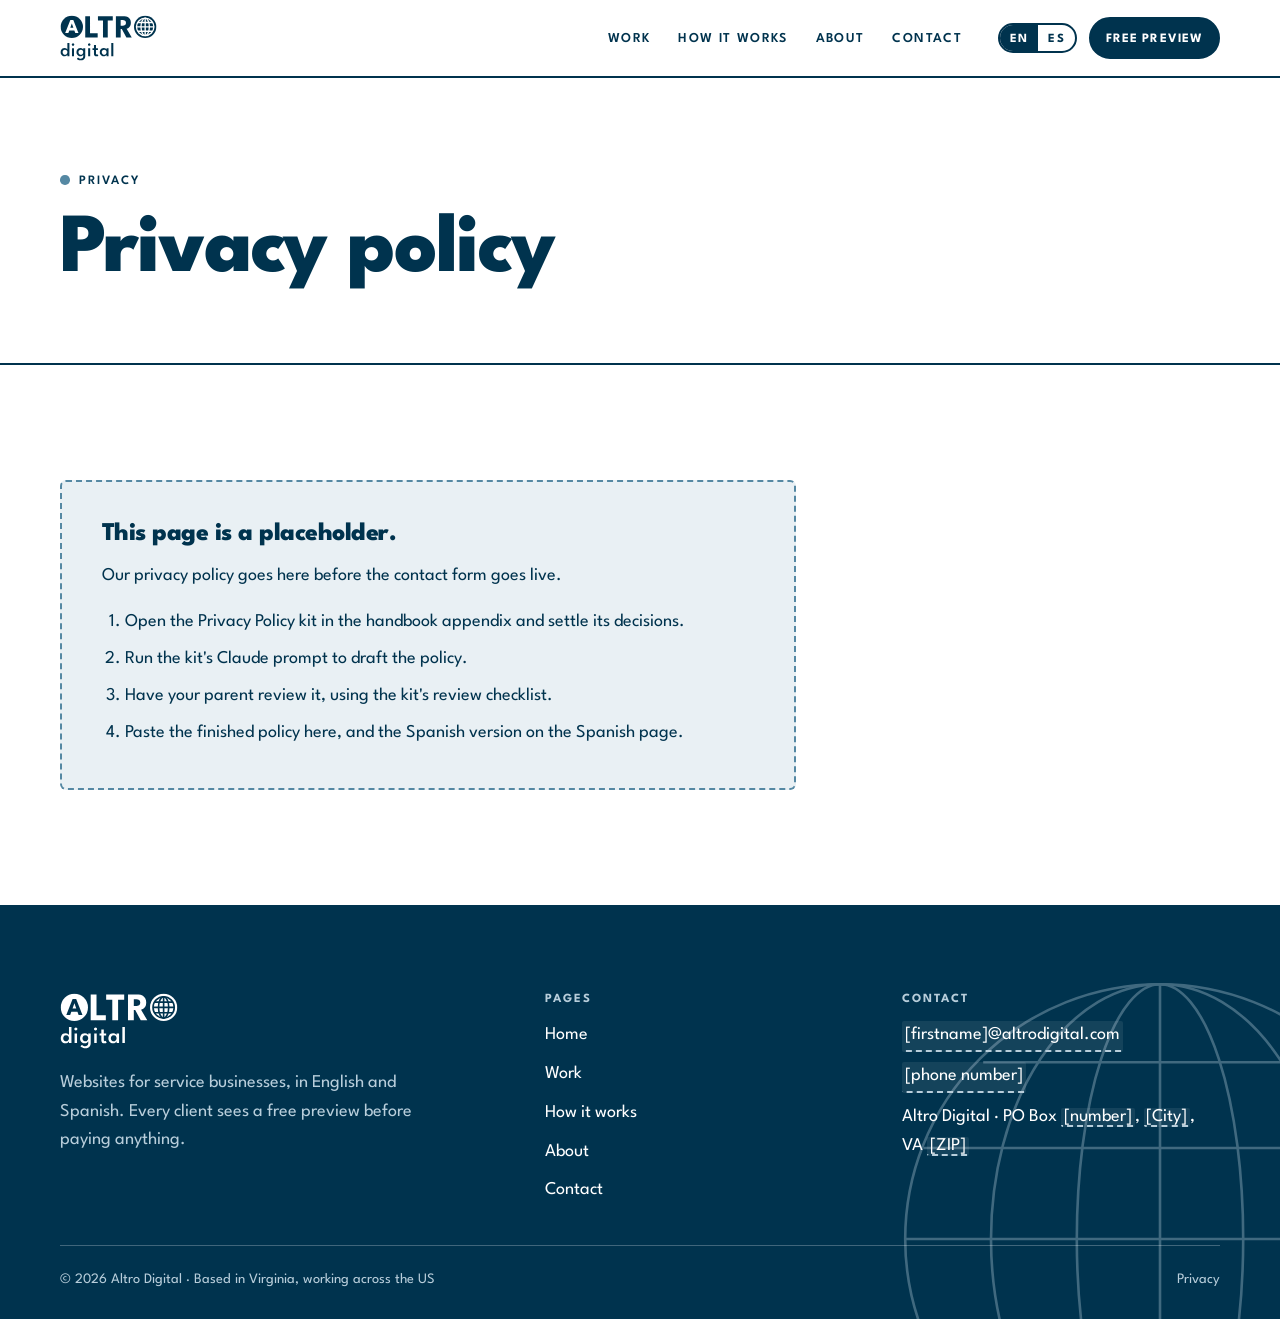
<file: privacy.html>
<!doctype html>
<html lang="en">
<head>
<meta charset="utf-8">
<meta name="viewport" content="width=device-width, initial-scale=1">
<title>Privacy · Altro Digital</title>
<meta name="description" content="How Altro Digital handles the information you send us.">
<!-- Keeps search engines out while the site has placeholders. Delete at launch (README: go-live checklist). -->
<meta name="robots" content="noindex">
<meta name="theme-color" content="#00334e">
<!-- At launch, make these two links full URLs on your domain (https://...). -->
<link rel="alternate" hreflang="en" href="privacy.html">
<link rel="alternate" hreflang="es" href="es/privacidad.html">
<link rel="icon" href="assets/img/favicon.svg" type="image/svg+xml">
<link rel="preload" href="assets/fonts/league-spartan-latin-wght-normal.woff2" as="font" type="font/woff2" crossorigin>
<link rel="stylesheet" href="assets/css/styles.css">
<script>document.documentElement.classList.add('js')</script>
<script src="assets/js/site.js" defer></script>
</head>
<body>
<a class="skip-link" href="#main">Skip to content</a>

<!-- ===== HEADER: the same on every page ===== -->
<header class="site-header">
  <div class="wrap header-inner">
    <a class="logo" href="index.html"><img src="assets/img/logo.svg" alt="Altro Digital" width="300" height="136"></a>
    <nav class="site-nav" id="site-nav" aria-label="Main">
      <ul>
          <li><a href="work.html">Work</a></li>
          <li><a href="how-it-works.html">How it works</a></li>
          <li><a href="about.html">About</a></li>
          <li><a href="contact.html">Contact</a></li>
          <li class="nav-cta"><a href="contact.html">Free preview</a></li>
      </ul>
    </nav>
    <div class="header-tools">
      <div class="lang-switch" role="group" aria-label="Language"><span aria-current="true" lang="en">EN</span><a href="es/privacidad.html" hreflang="es" lang="es" title="Español">ES</a></div>
      <a class="btn btn-primary btn-sm" href="contact.html">Free preview</a>
      <button class="menu-toggle" type="button" aria-expanded="false" aria-controls="site-nav"><span class="visually-hidden">Menu</span><svg class="i-open" viewBox="0 0 24 24" aria-hidden="true" fill="none" stroke="currentColor" stroke-width="2" stroke-linecap="round"><path d="M4 9h16M4 15h16"/></svg><svg class="i-close" viewBox="0 0 24 24" aria-hidden="true" fill="none" stroke="currentColor" stroke-width="2" stroke-linecap="round"><path d="M6 6l12 12M18 6L6 18"/></svg></button>
    </div>
  </div>
</header>
<!-- ===== /HEADER ===== -->

<main id="main">
  <section class="page-hero">
    <div class="wrap">
      <p class="eyebrow">Privacy</p>
      <h1>Privacy policy</h1>
    </div>
  </section>

  <!-- PLACEHOLDER. Per the handbook's Contract Kit rule, no policy text is written here by hand.
       Replace this whole section with the finished policy. -->
  <section class="section" aria-label="Privacy policy">
    <div class="wrap">
      <div class="notice">
        <h2>This page is a placeholder.</h2>
        <p>Our privacy policy goes here before the contact form goes live.</p>
        <ol>
          <li>Open the Privacy Policy kit in the handbook appendix and settle its decisions.</li>
          <li>Run the kit's Claude prompt to draft the policy.</li>
          <li>Have your parent review it, using the kit's review checklist.</li>
          <li>Paste the finished policy here, and the Spanish version on the Spanish page.</li>
        </ol>
      </div>
    </div>
  </section>
</main>

<!-- ===== FOOTER: the same on every page ===== -->
<footer class="site-footer">
  <svg class="footer-globe" viewBox="0 0 400 400" aria-hidden="true"><g class="globe-lines"><circle cx="200" cy="200" r="196"/><path d="M4 200h392M18 130h364M18 270h364M64 64h272M64 336h272M200 4v392"/><ellipse cx="200" cy="200" rx="64" ry="196"/><ellipse cx="200" cy="200" rx="130" ry="196"/></g></svg>
  <div class="wrap">
    <div class="footer-top">
      <div class="footer-brand">
        <img src="assets/img/logo-white.svg" alt="Altro Digital" width="300" height="136">
        <p>Websites for service businesses, in English and Spanish. Every client sees a free preview before paying anything.</p>
      </div>
      <div>
        <h2>Pages</h2>
        <ul>
            <li><a href="index.html">Home</a></li>
            <li><a href="work.html">Work</a></li>
            <li><a href="how-it-works.html">How it works</a></li>
            <li><a href="about.html">About</a></li>
            <li><a href="contact.html">Contact</a></li>
        </ul>
      </div>
      <div>
        <h2>Contact</h2>
        <address>
          <span class="ph">[firstname]@altrodigital.com</span>
          <span class="ph">[phone number]</span>
          <span>Altro Digital · PO Box <span class="ph">[number]</span>, <span class="ph">[City]</span>, VA <span class="ph">[ZIP]</span></span>
        </address>
      </div>
    </div>
    <div class="footer-bottom">
      <span>© 2026 Altro Digital · Based in Virginia, working across the US</span>
      <a href="privacy.html">Privacy</a>
    </div>
  </div>
</footer>
<!-- ===== /FOOTER ===== -->
</body>
</html>
</file>
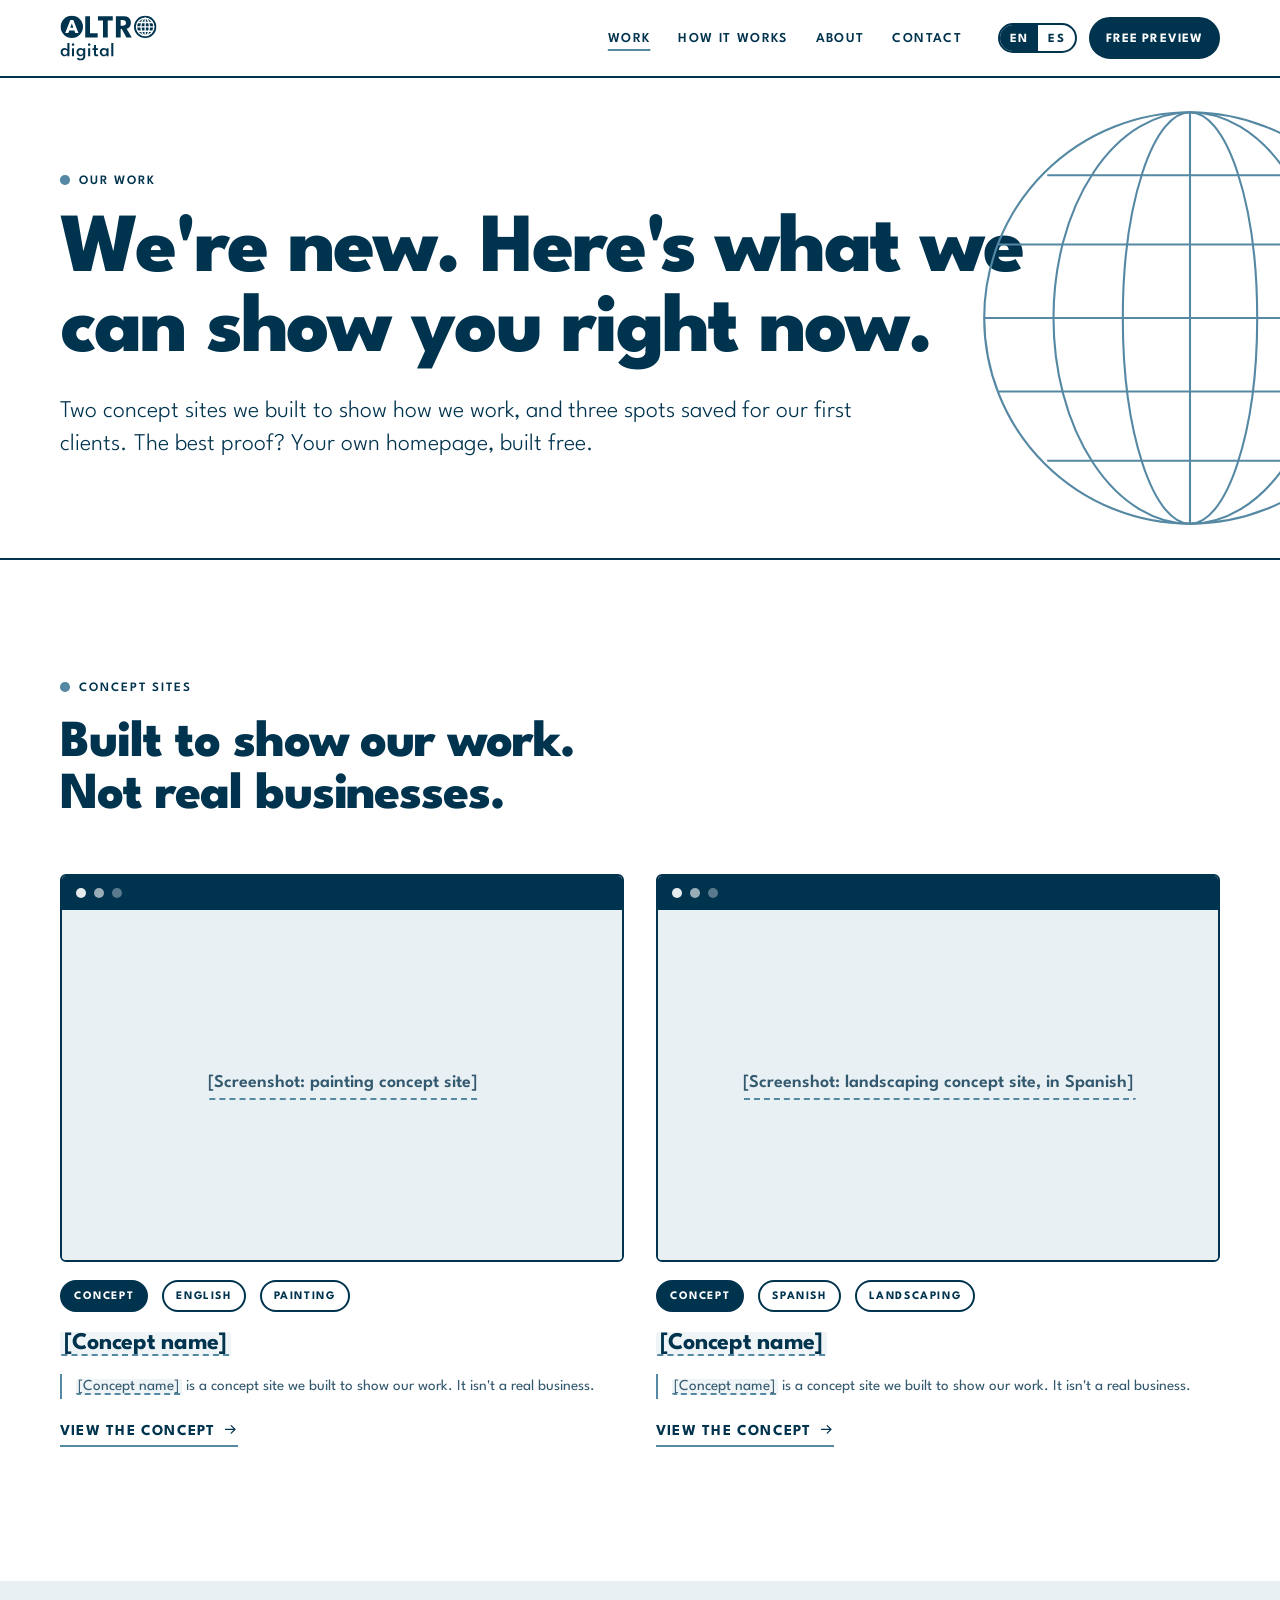
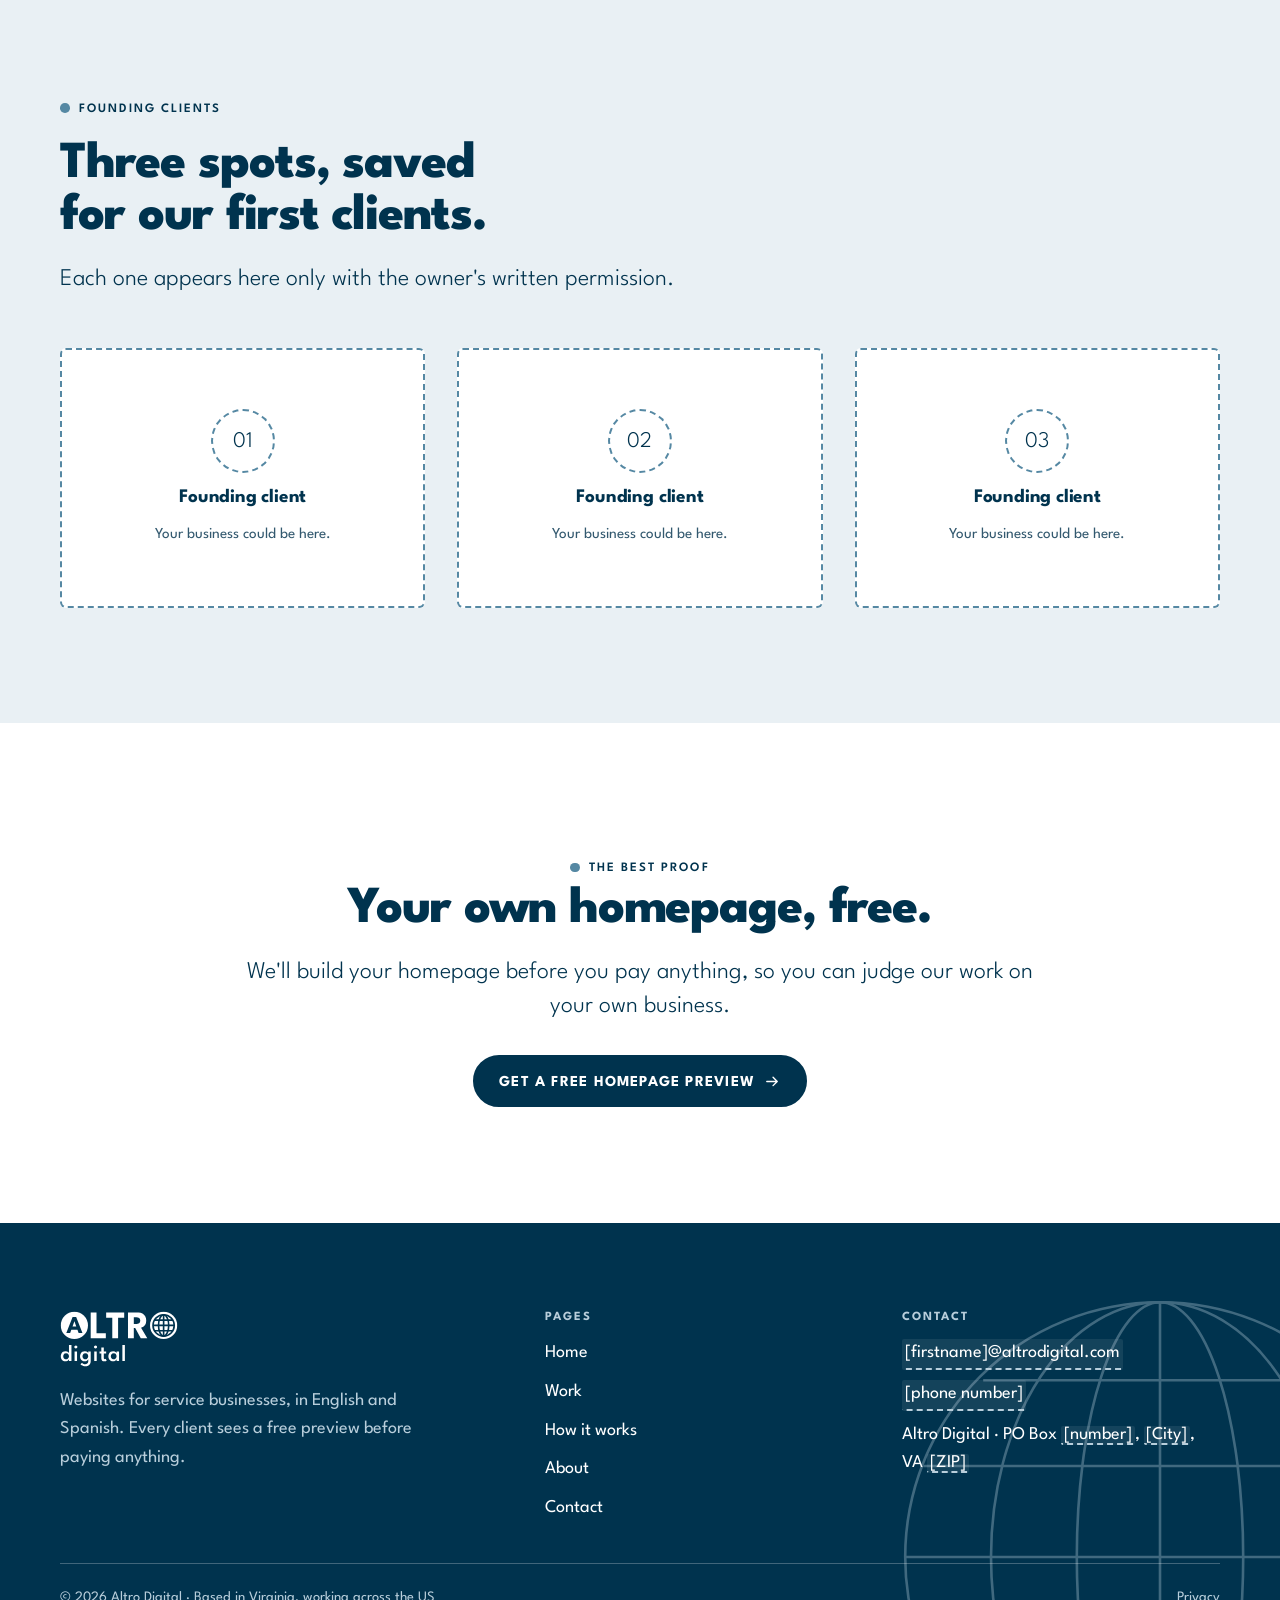
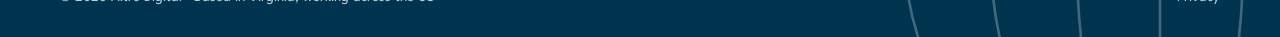
<file: work.html>
<!doctype html>
<html lang="en">
<head>
<meta charset="utf-8">
<meta name="viewport" content="width=device-width, initial-scale=1">
<title>Our work · Altro Digital</title>
<meta name="description" content="Concept sites we built to show how we work, and the spots saved for our first clients.">
<!-- Keeps search engines out while the site has placeholders. Delete at launch (README: go-live checklist). -->
<meta name="robots" content="noindex">
<meta name="theme-color" content="#00334e">
<!-- At launch, make these two links full URLs on your domain (https://...). -->
<link rel="alternate" hreflang="en" href="work.html">
<link rel="alternate" hreflang="es" href="es/trabajos.html">
<link rel="icon" href="assets/img/favicon.svg" type="image/svg+xml">
<link rel="preload" href="assets/fonts/league-spartan-latin-wght-normal.woff2" as="font" type="font/woff2" crossorigin>
<link rel="stylesheet" href="assets/css/styles.css">
<script>document.documentElement.classList.add('js')</script>
<script src="assets/js/site.js" defer></script>
</head>
<body>
<a class="skip-link" href="#main">Skip to content</a>

<!-- ===== HEADER: the same on every page ===== -->
<header class="site-header">
  <div class="wrap header-inner">
    <a class="logo" href="index.html"><img src="assets/img/logo.svg" alt="Altro Digital" width="300" height="136"></a>
    <nav class="site-nav" id="site-nav" aria-label="Main">
      <ul>
          <li><a href="work.html" aria-current="page">Work</a></li>
          <li><a href="how-it-works.html">How it works</a></li>
          <li><a href="about.html">About</a></li>
          <li><a href="contact.html">Contact</a></li>
          <li class="nav-cta"><a href="contact.html">Free preview</a></li>
      </ul>
    </nav>
    <div class="header-tools">
      <div class="lang-switch" role="group" aria-label="Language"><span aria-current="true" lang="en">EN</span><a href="es/trabajos.html" hreflang="es" lang="es" title="Español">ES</a></div>
      <a class="btn btn-primary btn-sm" href="contact.html">Free preview</a>
      <button class="menu-toggle" type="button" aria-expanded="false" aria-controls="site-nav"><span class="visually-hidden">Menu</span><svg class="i-open" viewBox="0 0 24 24" aria-hidden="true" fill="none" stroke="currentColor" stroke-width="2" stroke-linecap="round"><path d="M4 9h16M4 15h16"/></svg><svg class="i-close" viewBox="0 0 24 24" aria-hidden="true" fill="none" stroke="currentColor" stroke-width="2" stroke-linecap="round"><path d="M6 6l12 12M18 6L6 18"/></svg></button>
    </div>
  </div>
</header>
<!-- ===== /HEADER ===== -->

<main id="main">
  <section class="page-hero">
    <svg class="globe-deco" viewBox="0 0 400 400" aria-hidden="true"><g class="globe-lines"><circle cx="200" cy="200" r="196"/><path d="M4 200h392M18 130h364M18 270h364M64 64h272M64 336h272M200 4v392"/><ellipse cx="200" cy="200" rx="64" ry="196"/><ellipse cx="200" cy="200" rx="130" ry="196"/></g></svg>
    <div class="wrap">
      <p class="eyebrow">Our work</p>
      <h1>We're new. Here's what we can show you right now.</h1>
      <p class="lede">Two concept sites we built to show how we work, and three spots saved for our first clients. The best proof? Your own homepage, built free.</p>
    </div>
  </section>

  <!-- CONCEPT SITES (handbook ch07: label every demo as a concept, never call one a client)
       1. Swap the placeholder for a screenshot: <img src="assets/img/concept-painting.png" alt="...">
       2. Replace [Concept name] with the fictional business name (both places). Check no real business near your
          call metros uses it.
       3. Point "View the concept" at the live demo link. -->
  <section class="section" aria-labelledby="concepts-h">
    <div class="wrap">
      <div class="section-head">
        <p class="eyebrow">Concept sites</p>
        <h2 id="concepts-h">Built to show our work. Not real businesses.</h2>
      </div>
      <div class="grid grid-2">
        <article class="concept">
          <div class="frame">
            <div class="frame-bar"><i></i><i></i><i></i></div>
            <div class="frame-shot"><span class="ph">[Screenshot: painting concept site]</span></div>
          </div>
          <div class="concept-meta"><span class="stamp is-solid">Concept</span><span class="stamp">English</span><span class="stamp">Painting</span></div>
          <h3><span class="ph">[Concept name]</span></h3>
          <p class="label-line"><span class="ph">[Concept name]</span> is a concept site we built to show our work. It isn't a real business.</p>
          <p><a class="text-link" href="#">View the concept <svg viewBox="0 0 24 24" aria-hidden="true" fill="none" stroke="currentColor" stroke-width="2" stroke-linecap="round" stroke-linejoin="round"><path d="M4 12h15M13 6l6 6-6 6"/></svg></a></p>
        </article>
        <article class="concept">
          <div class="frame">
            <div class="frame-bar"><i></i><i></i><i></i></div>
            <div class="frame-shot"><span class="ph">[Screenshot: landscaping concept site, in Spanish]</span></div>
          </div>
          <div class="concept-meta"><span class="stamp is-solid">Concept</span><span class="stamp">Spanish</span><span class="stamp">Landscaping</span></div>
          <h3><span class="ph">[Concept name]</span></h3>
          <p class="label-line"><span class="ph">[Concept name]</span> is a concept site we built to show our work. It isn't a real business.</p>
          <p><a class="text-link" href="#">View the concept <svg viewBox="0 0 24 24" aria-hidden="true" fill="none" stroke="currentColor" stroke-width="2" stroke-linecap="round" stroke-linejoin="round"><path d="M4 12h15M13 6l6 6-6 6"/></svg></a></p>
        </article>
      </div>
    </div>
  </section>

  <!-- FOUNDING CLIENT SLOTS
       A real client's site goes here only after they sign the Portfolio & Testimonial
       Permission Release (handbook appendix). Under every founding client's site,
       testimonial, or case study, add the disclosure line (handbook ch04), word for word:
       "[Business] was one of our first 3 founding clients and paid a discounted price
       in exchange for feedback and permission to show this work." -->
  <section class="section alt" aria-labelledby="slots-h">
    <div class="wrap">
      <div class="section-head">
        <p class="eyebrow">Founding clients</p>
        <h2 id="slots-h">Three spots, saved for our first clients.</h2>
        <p class="lede">Each one appears here only with the owner's written permission.</p>
      </div>
      <div class="grid grid-3">
        <div class="slot"><span class="slot-num">01</span><h3>Founding client</h3><p>Your business could be here.</p></div>
        <div class="slot"><span class="slot-num">02</span><h3>Founding client</h3><p>Your business could be here.</p></div>
        <div class="slot"><span class="slot-num">03</span><h3>Founding client</h3><p>Your business could be here.</p></div>
      </div>
    </div>
  </section>

  <section class="section cta-final" aria-labelledby="cta-h">
    <div class="wrap">
      <p class="eyebrow">The best proof</p>
      <h2 id="cta-h">Your own homepage, free.</h2>
      <p class="lede">We'll build your homepage before you pay anything, so you can judge our work on your own business.</p>
      <div class="btn-row">
        <a class="btn btn-primary" href="contact.html">Get a free homepage preview <svg viewBox="0 0 24 24" aria-hidden="true" fill="none" stroke="currentColor" stroke-width="2" stroke-linecap="round" stroke-linejoin="round"><path d="M4 12h15M13 6l6 6-6 6"/></svg></a>
      </div>
    </div>
  </section>
</main>

<!-- ===== FOOTER: the same on every page ===== -->
<footer class="site-footer">
  <svg class="footer-globe" viewBox="0 0 400 400" aria-hidden="true"><g class="globe-lines"><circle cx="200" cy="200" r="196"/><path d="M4 200h392M18 130h364M18 270h364M64 64h272M64 336h272M200 4v392"/><ellipse cx="200" cy="200" rx="64" ry="196"/><ellipse cx="200" cy="200" rx="130" ry="196"/></g></svg>
  <div class="wrap">
    <div class="footer-top">
      <div class="footer-brand">
        <img src="assets/img/logo-white.svg" alt="Altro Digital" width="300" height="136">
        <p>Websites for service businesses, in English and Spanish. Every client sees a free preview before paying anything.</p>
      </div>
      <div>
        <h2>Pages</h2>
        <ul>
            <li><a href="index.html">Home</a></li>
            <li><a href="work.html">Work</a></li>
            <li><a href="how-it-works.html">How it works</a></li>
            <li><a href="about.html">About</a></li>
            <li><a href="contact.html">Contact</a></li>
        </ul>
      </div>
      <div>
        <h2>Contact</h2>
        <address>
          <span class="ph">[firstname]@altrodigital.com</span>
          <span class="ph">[phone number]</span>
          <span>Altro Digital · PO Box <span class="ph">[number]</span>, <span class="ph">[City]</span>, VA <span class="ph">[ZIP]</span></span>
        </address>
      </div>
    </div>
    <div class="footer-bottom">
      <span>© 2026 Altro Digital · Based in Virginia, working across the US</span>
      <a href="privacy.html">Privacy</a>
    </div>
  </div>
</footer>
<!-- ===== /FOOTER ===== -->
</body>
</html>
</file>
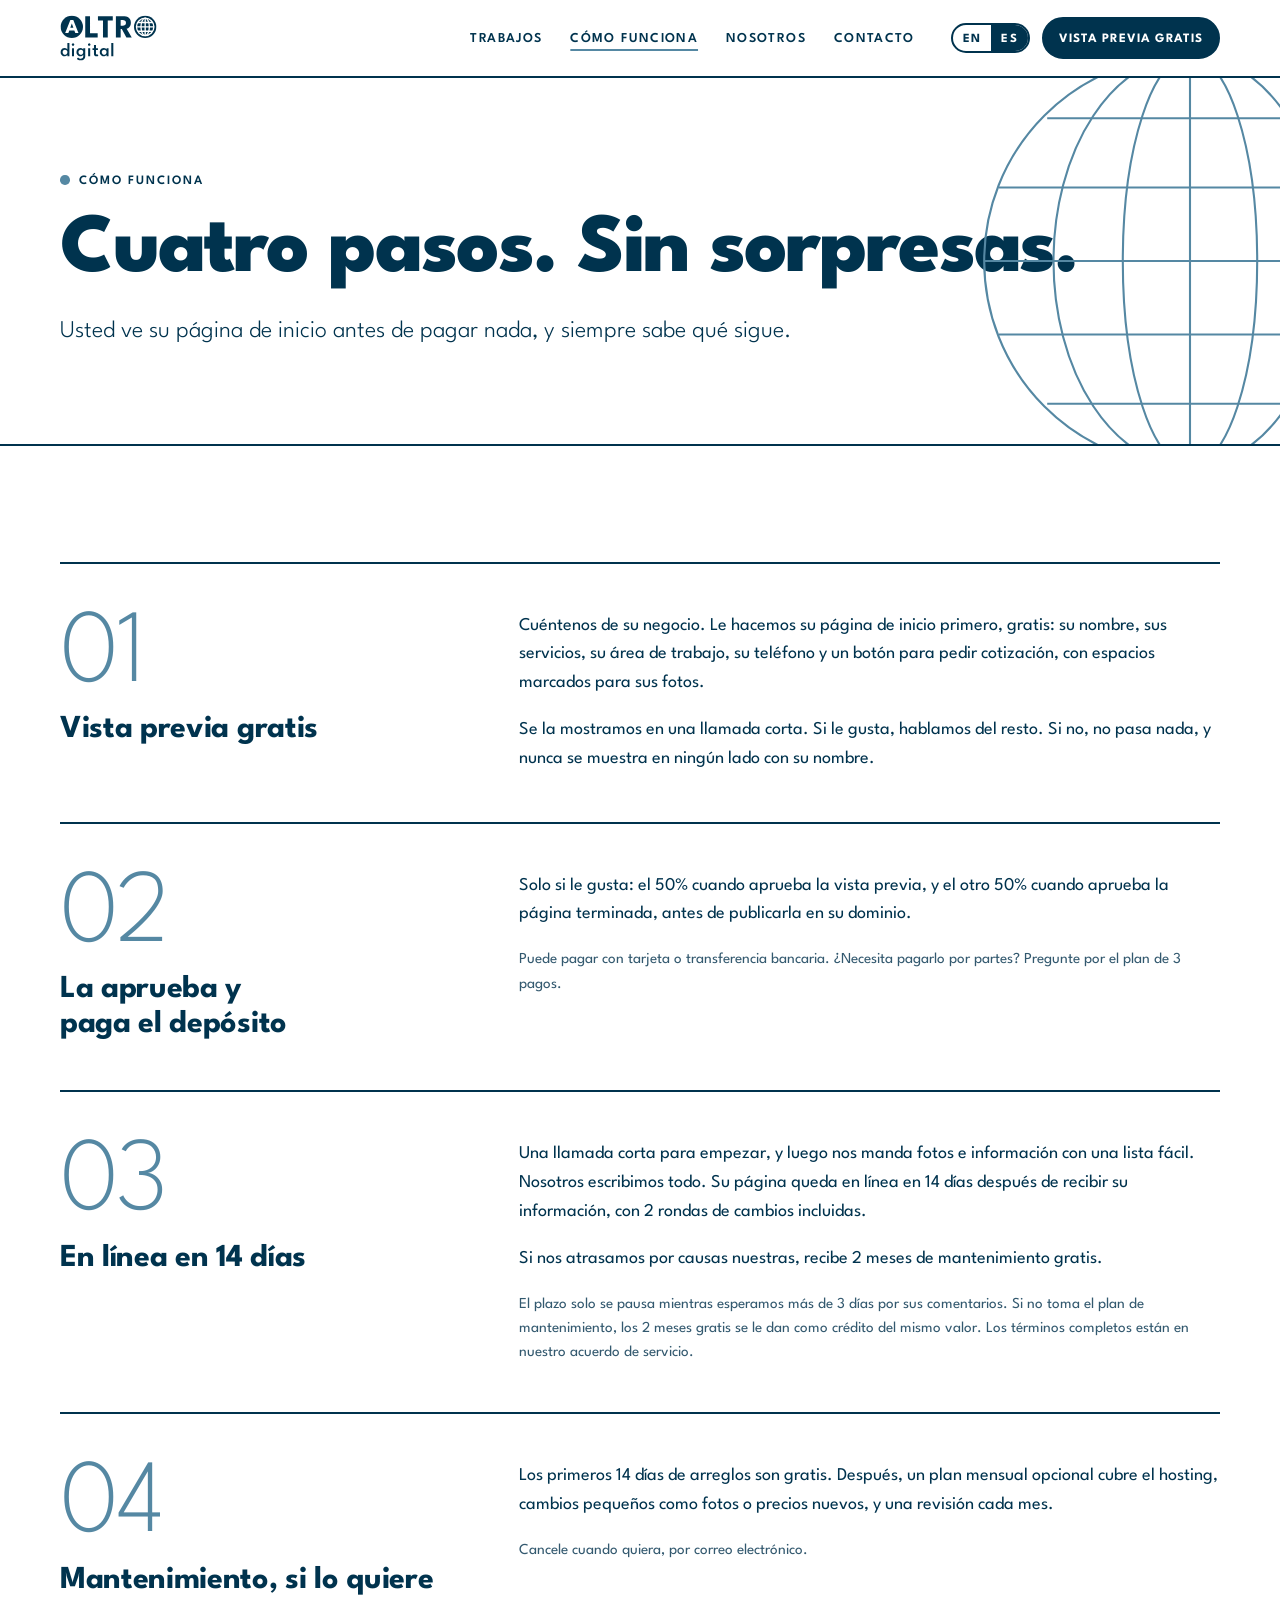
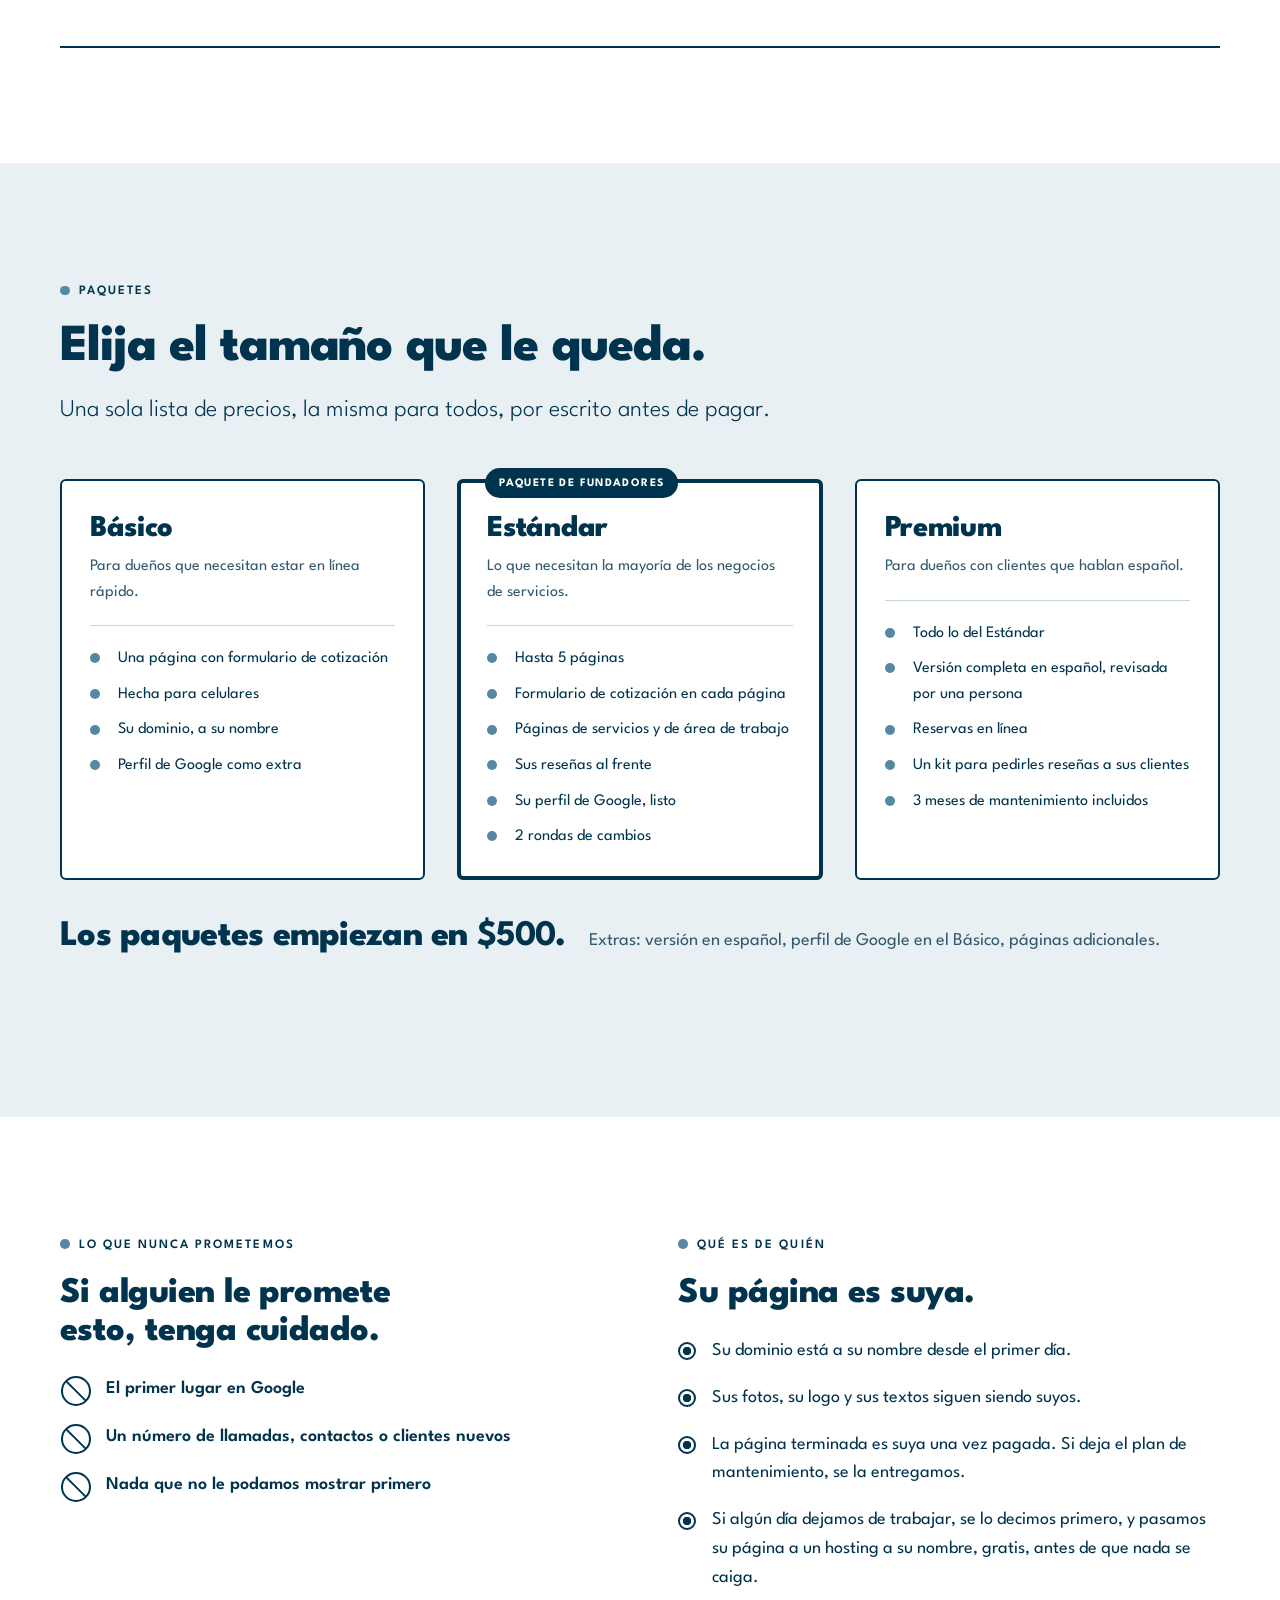
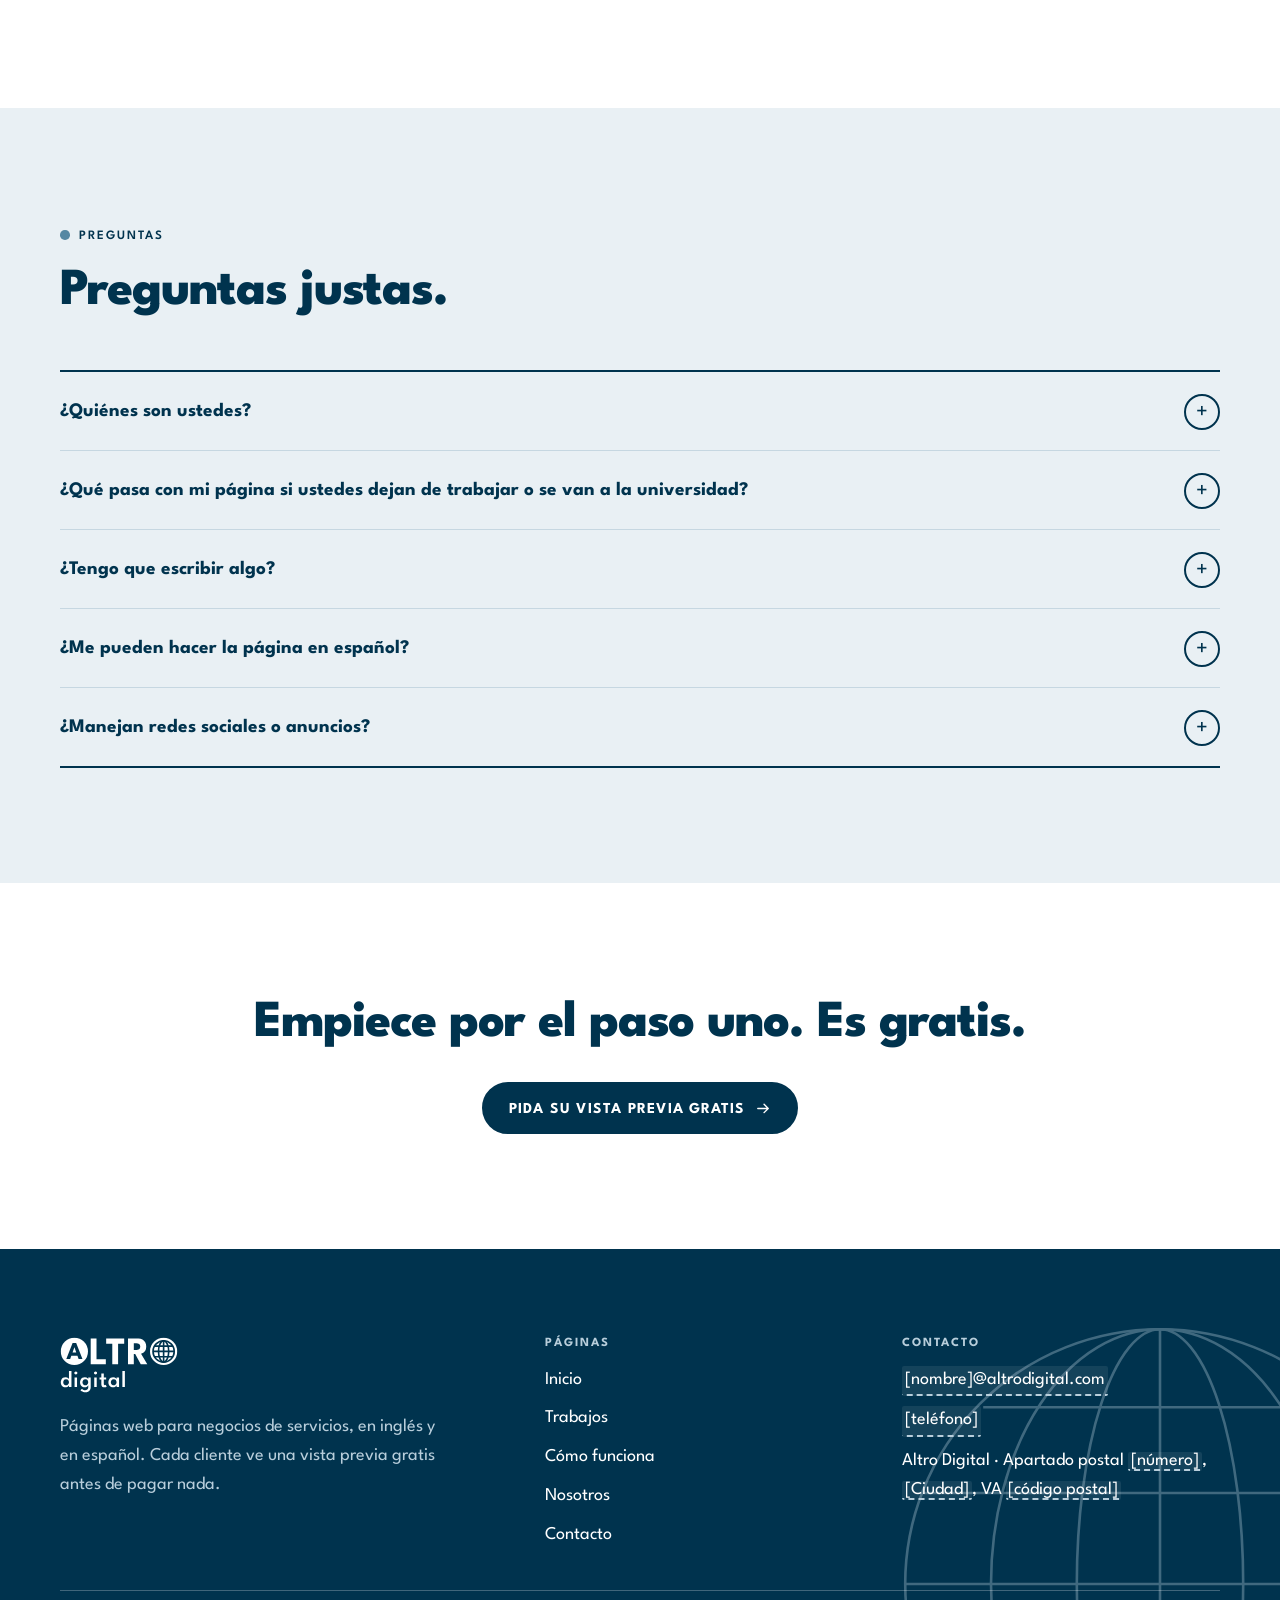
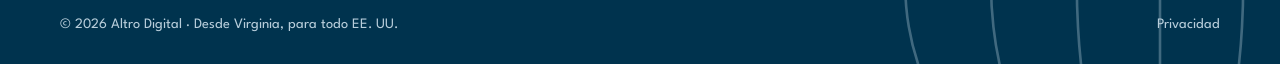
<file: es/como-funciona.html>
<!doctype html>
<html lang="es">
<head>
<meta charset="utf-8">
<meta name="viewport" content="width=device-width, initial-scale=1">
<title>Cómo funciona · Altro Digital</title>
<meta name="description" content="Cuatro pasos: una vista previa gratis, el depósito solo si la aprueba, su página en línea en 14 días y mantenimiento opcional.">
<!-- Keeps search engines out while the site has placeholders. Delete at launch (README: go-live checklist). -->
<meta name="robots" content="noindex">
<meta name="theme-color" content="#00334e">
<!-- At launch, make these two links full URLs on your domain (https://...). -->
<link rel="alternate" hreflang="en" href="../how-it-works.html">
<link rel="alternate" hreflang="es" href="como-funciona.html">
<link rel="icon" href="../assets/img/favicon.svg" type="image/svg+xml">
<link rel="preload" href="../assets/fonts/league-spartan-latin-wght-normal.woff2" as="font" type="font/woff2" crossorigin>
<link rel="stylesheet" href="../assets/css/styles.css">
<script>document.documentElement.classList.add('js')</script>
<script src="../assets/js/site.js" defer></script>
</head>
<body>
<a class="skip-link" href="#main">Saltar al contenido</a>

<!-- ===== HEADER: the same on every page ===== -->
<header class="site-header">
  <div class="wrap header-inner">
    <a class="logo" href="index.html"><img src="../assets/img/logo.svg" alt="Altro Digital" width="300" height="136"></a>
    <nav class="site-nav" id="site-nav" aria-label="Principal">
      <ul>
          <li><a href="trabajos.html">Trabajos</a></li>
          <li><a href="como-funciona.html" aria-current="page">Cómo funciona</a></li>
          <li><a href="nosotros.html">Nosotros</a></li>
          <li><a href="contacto.html">Contacto</a></li>
          <li class="nav-cta"><a href="contacto.html">Vista previa gratis</a></li>
      </ul>
    </nav>
    <div class="header-tools">
      <div class="lang-switch" role="group" aria-label="Idioma"><a href="../how-it-works.html" hreflang="en" lang="en" title="English">EN</a><span aria-current="true" lang="es">ES</span></div>
      <a class="btn btn-primary btn-sm" href="contacto.html">Vista previa gratis</a>
      <button class="menu-toggle" type="button" aria-expanded="false" aria-controls="site-nav"><span class="visually-hidden">Menú</span><svg class="i-open" viewBox="0 0 24 24" aria-hidden="true" fill="none" stroke="currentColor" stroke-width="2" stroke-linecap="round"><path d="M4 9h16M4 15h16"/></svg><svg class="i-close" viewBox="0 0 24 24" aria-hidden="true" fill="none" stroke="currentColor" stroke-width="2" stroke-linecap="round"><path d="M6 6l12 12M18 6L6 18"/></svg></button>
    </div>
  </div>
</header>
<!-- ===== /HEADER ===== -->

<main id="main">
  <section class="page-hero">
    <svg class="globe-deco" viewBox="0 0 400 400" aria-hidden="true"><g class="globe-lines"><circle cx="200" cy="200" r="196"/><path d="M4 200h392M18 130h364M18 270h364M64 64h272M64 336h272M200 4v392"/><ellipse cx="200" cy="200" rx="64" ry="196"/><ellipse cx="200" cy="200" rx="130" ry="196"/></g></svg>
    <div class="wrap">
      <p class="eyebrow">Cómo funciona</p>
      <h1>Cuatro pasos. Sin sorpresas.</h1>
      <p class="lede">Usted ve su página de inicio antes de pagar nada, y siempre sabe qué sigue.</p>
    </div>
  </section>

  <!-- LOS CUATRO PASOS (los números coinciden con el manual: data/assumptions.json) -->
  <section class="section" aria-label="Los cuatro pasos">
    <div class="wrap">
      <ol class="step-rows">
        <li class="step-row">
          <div><span class="big-num" aria-hidden="true">01</span><h3>Vista previa gratis</h3></div>
          <div>
            <p>Cuéntenos de su negocio. Le hacemos su página de inicio primero, gratis: su nombre, sus servicios, su área de trabajo, su teléfono y un botón para pedir cotización, con espacios marcados para sus fotos.</p>
            <p>Se la mostramos en una llamada corta. Si le gusta, hablamos del resto. Si no, no pasa nada, y nunca se muestra en ningún lado con su nombre.</p>
          </div>
        </li>
        <li class="step-row">
          <div><span class="big-num" aria-hidden="true">02</span><h3>La aprueba y paga el depósito</h3></div>
          <div>
            <p>Solo si le gusta: el 50% cuando aprueba la vista previa, y el otro 50% cuando aprueba la página terminada, antes de publicarla en su dominio.</p>
            <p class="fine">Puede pagar con tarjeta o transferencia bancaria. ¿Necesita pagarlo por partes? Pregunte por el plan de 3 pagos.</p>
          </div>
        </li>
        <li class="step-row">
          <div><span class="big-num" aria-hidden="true">03</span><h3>En línea en 14 días</h3></div>
          <div>
            <p>Una llamada corta para empezar, y luego nos manda fotos e información con una lista fácil. Nosotros escribimos todo. Su página queda en línea en 14 días después de recibir su información, con 2 rondas de cambios incluidas.</p>
            <p>Si nos atrasamos por causas nuestras, recibe 2 meses de mantenimiento gratis.</p>
            <p class="fine">El plazo solo se pausa mientras esperamos más de 3 días por sus comentarios. Si no toma el plan de mantenimiento, los 2 meses gratis se le dan como crédito del mismo valor. Los términos completos están en nuestro acuerdo de servicio.</p>
          </div>
        </li>
        <li class="step-row">
          <div><span class="big-num" aria-hidden="true">04</span><h3>Mantenimiento, si lo quiere</h3></div>
          <div>
            <p>Los primeros 14 días de arreglos son gratis. Después, un plan mensual opcional cubre el hosting, cambios pequeños como fotos o precios nuevos, y una revisión cada mes.</p>
            <p class="fine">Cancele cuando quiera, por correo electrónico.</p>
          </div>
        </li>
      </ol>
    </div>
  </section>

  <!-- PAQUETES: nombres, contenido y "desde" solamente (manual, cap. 10).
       La lista completa de precios se comparte en la llamada, igual para todos. -->
  <section class="section alt" id="packages" aria-labelledby="pk-h">
    <div class="wrap">
      <div class="section-head">
        <p class="eyebrow">Paquetes</p>
        <h2 id="pk-h">Elija el tamaño que le queda.</h2>
        <p class="lede">Una sola lista de precios, la misma para todos, por escrito antes de pagar.</p>
      </div>
      <div class="grid grid-3 packages">
        <article class="package">
          <h3>Básico</h3>
          <p class="for">Para dueños que necesitan estar en línea rápido.</p>
          <ul>
            <li>Una página con formulario de cotización</li>
            <li>Hecha para celulares</li>
            <li>Su dominio, a su nombre</li>
            <li>Perfil de Google como extra</li>
          </ul>
        </article>
        <article class="package is-featured">
          <span class="tag">Paquete de fundadores</span>
          <h3>Estándar</h3>
          <p class="for">Lo que necesitan la mayoría de los negocios de servicios.</p>
          <ul>
            <li>Hasta 5 páginas</li>
            <li>Formulario de cotización en cada página</li>
            <li>Páginas de servicios y de área de trabajo</li>
            <li>Sus reseñas al frente</li>
            <li>Su perfil de Google, listo</li>
            <li>2 rondas de cambios</li>
          </ul>
        </article>
        <article class="package">
          <h3>Premium</h3>
          <p class="for">Para dueños con clientes que hablan español.</p>
          <ul>
            <li>Todo lo del Estándar</li>
            <li>Versión completa en español, revisada por una persona</li>
            <li>Reservas en línea</li>
            <li>Un kit para pedirles reseñas a sus clientes</li>
            <li>3 meses de mantenimiento incluidos</li>
          </ul>
        </article>
      </div>
      <div class="package-note">
        <p class="price-from">Los paquetes empiezan en <b>$500</b>.</p>
        <p class="muted flush">Extras: versión en español, perfil de Google en el Básico, páginas adicionales.</p>
      </div>
    </div>
  </section>

  <!-- PROMESAS -->
  <section class="section" aria-label="Lo que prometemos y lo que no">
    <div class="wrap split">
      <div>
        <p class="eyebrow">Lo que nunca prometemos</p>
        <h2 class="h-mid">Si alguien le promete esto, tenga cuidado.</h2>
        <ul class="nos">
          <li><svg viewBox="0 0 32 32" aria-hidden="true"><circle cx="16" cy="16" r="14"/><path d="M6.1 6.1l19.8 19.8"/></svg>El primer lugar en Google</li>
          <li><svg viewBox="0 0 32 32" aria-hidden="true"><circle cx="16" cy="16" r="14"/><path d="M6.1 6.1l19.8 19.8"/></svg>Un número de llamadas, contactos o clientes nuevos</li>
          <li><svg viewBox="0 0 32 32" aria-hidden="true"><circle cx="16" cy="16" r="14"/><path d="M6.1 6.1l19.8 19.8"/></svg>Nada que no le podamos mostrar primero</li>
        </ul>
      </div>
      <div>
        <p class="eyebrow">Qué es de quién</p>
        <h2 class="h-mid">Su página es suya.</h2>
        <ul class="own-list">
          <li>Su dominio está a su nombre desde el primer día.</li>
          <li>Sus fotos, su logo y sus textos siguen siendo suyos.</li>
          <li>La página terminada es suya una vez pagada. Si deja el plan de mantenimiento, se la entregamos.</li>
          <li>Si algún día dejamos de trabajar, se lo decimos primero, y pasamos su página a un hosting a su nombre, gratis, antes de que nada se caiga.</li>
        </ul>
      </div>
    </div>
  </section>

  <!-- PREGUNTAS -->
  <section class="section alt" aria-labelledby="faq-h">
    <div class="wrap">
      <div class="section-head">
        <p class="eyebrow">Preguntas</p>
        <h2 id="faq-h">Preguntas justas.</h2>
      </div>
      <div class="faq">
        <details>
          <summary>¿Quiénes son ustedes?</summary>
          <div class="answer"><p>Altro Digital es un pequeño estudio web en Virginia, dirigido por dos estudiantes de preparatoria. Somos solo nosotros dos: cuando llama, habla con uno de nosotros. <a href="nosotros.html">Conózcanos.</a></p></div>
        </details>
        <details>
          <summary>¿Qué pasa con mi página si ustedes dejan de trabajar o se van a la universidad?</summary>
          <div class="answer"><p>Su dominio está a su nombre desde el primer día, y la página terminada es suya una vez pagada. Si algún día dejamos de trabajar, se lo decimos primero, y pasamos su página a un hosting a su nombre, gratis, antes de que nada se caiga. Lo peor que puede pasar es que usted se quede con su página y sin nosotros, no al revés.</p></div>
        </details>
        <details>
          <summary>¿Tengo que escribir algo?</summary>
          <div class="answer"><p>No. Una llamada corta y sus fotos. Nosotros escribimos todo, y usted lo aprueba.</p></div>
        </details>
        <details>
          <summary>¿Me pueden hacer la página en español?</summary>
          <div class="answer"><p>Sí. La versión completa en español viene en el Premium, o como extra en cualquier paquete. La escribe y la revisa una persona, no un traductor automático.</p></div>
        </details>
        <details>
          <summary>¿Manejan redes sociales o anuncios?</summary>
          <div class="answer"><p>No. Hacemos una sola cosa: páginas web que les facilitan a sus clientes pedirle una cotización.</p></div>
        </details>
      </div>
    </div>
  </section>

  <section class="section cta-final" aria-labelledby="cta-h">
    <div class="wrap">
      <h2 id="cta-h">Empiece por el paso uno. Es gratis.</h2>
      <div class="btn-row">
        <a class="btn btn-primary" href="contacto.html">Pida su vista previa gratis <svg viewBox="0 0 24 24" aria-hidden="true" fill="none" stroke="currentColor" stroke-width="2" stroke-linecap="round" stroke-linejoin="round"><path d="M4 12h15M13 6l6 6-6 6"/></svg></a>
      </div>
    </div>
  </section>
</main>

<!-- ===== FOOTER: the same on every page ===== -->
<footer class="site-footer">
  <svg class="footer-globe" viewBox="0 0 400 400" aria-hidden="true"><g class="globe-lines"><circle cx="200" cy="200" r="196"/><path d="M4 200h392M18 130h364M18 270h364M64 64h272M64 336h272M200 4v392"/><ellipse cx="200" cy="200" rx="64" ry="196"/><ellipse cx="200" cy="200" rx="130" ry="196"/></g></svg>
  <div class="wrap">
    <div class="footer-top">
      <div class="footer-brand">
        <img src="../assets/img/logo-white.svg" alt="Altro Digital" width="300" height="136">
        <p>Páginas web para negocios de servicios, en inglés y en español. Cada cliente ve una vista previa gratis antes de pagar nada.</p>
      </div>
      <div>
        <h2>Páginas</h2>
        <ul>
            <li><a href="index.html">Inicio</a></li>
            <li><a href="trabajos.html">Trabajos</a></li>
            <li><a href="como-funciona.html">Cómo funciona</a></li>
            <li><a href="nosotros.html">Nosotros</a></li>
            <li><a href="contacto.html">Contacto</a></li>
        </ul>
      </div>
      <div>
        <h2>Contacto</h2>
        <address>
          <span class="ph">[nombre]@altrodigital.com</span>
          <span class="ph">[teléfono]</span>
          <span>Altro Digital · Apartado postal <span class="ph">[número]</span>, <span class="ph">[Ciudad]</span>, VA <span class="ph">[código postal]</span></span>
        </address>
      </div>
    </div>
    <div class="footer-bottom">
      <span>© 2026 Altro Digital · Desde Virginia, para todo EE. UU.</span>
      <a href="privacidad.html">Privacidad</a>
    </div>
  </div>
</footer>
<!-- ===== /FOOTER ===== -->
</body>
</html>
</file>
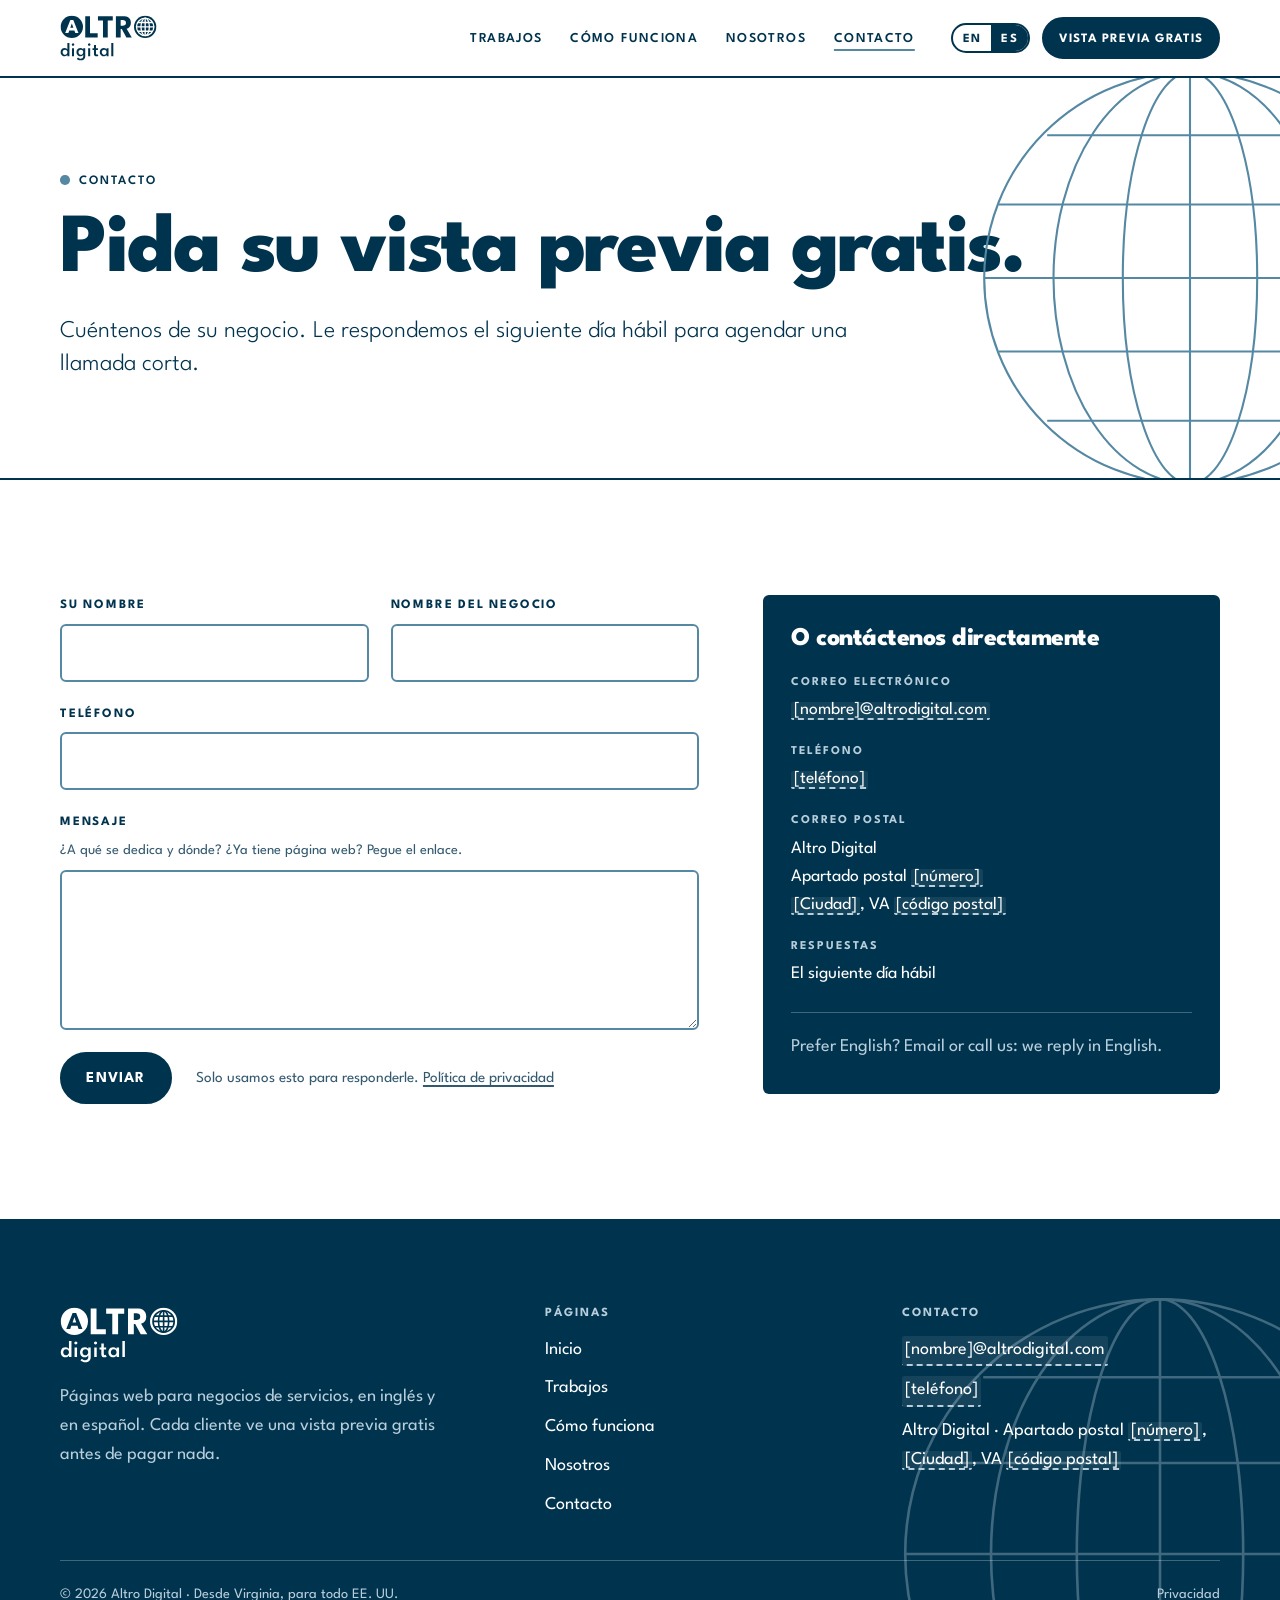
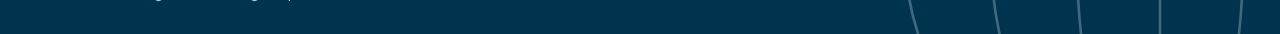
<file: es/contacto.html>
<!doctype html>
<html lang="es">
<head>
<meta charset="utf-8">
<meta name="viewport" content="width=device-width, initial-scale=1">
<title>Contacto · Altro Digital</title>
<meta name="description" content="Pida su vista previa gratis. Le respondemos el siguiente día hábil.">
<!-- Keeps search engines out while the site has placeholders. Delete at launch (README: go-live checklist). -->
<meta name="robots" content="noindex">
<meta name="theme-color" content="#00334e">
<!-- At launch, make these two links full URLs on your domain (https://...). -->
<link rel="alternate" hreflang="en" href="../contact.html">
<link rel="alternate" hreflang="es" href="contacto.html">
<link rel="icon" href="../assets/img/favicon.svg" type="image/svg+xml">
<link rel="preload" href="../assets/fonts/league-spartan-latin-wght-normal.woff2" as="font" type="font/woff2" crossorigin>
<link rel="stylesheet" href="../assets/css/styles.css">
<script>document.documentElement.classList.add('js')</script>
<script src="../assets/js/site.js" defer></script>
</head>
<body>
<a class="skip-link" href="#main">Saltar al contenido</a>

<!-- ===== HEADER: the same on every page ===== -->
<header class="site-header">
  <div class="wrap header-inner">
    <a class="logo" href="index.html"><img src="../assets/img/logo.svg" alt="Altro Digital" width="300" height="136"></a>
    <nav class="site-nav" id="site-nav" aria-label="Principal">
      <ul>
          <li><a href="trabajos.html">Trabajos</a></li>
          <li><a href="como-funciona.html">Cómo funciona</a></li>
          <li><a href="nosotros.html">Nosotros</a></li>
          <li><a href="contacto.html" aria-current="page">Contacto</a></li>
          <li class="nav-cta"><a href="contacto.html">Vista previa gratis</a></li>
      </ul>
    </nav>
    <div class="header-tools">
      <div class="lang-switch" role="group" aria-label="Idioma"><a href="../contact.html" hreflang="en" lang="en" title="English">EN</a><span aria-current="true" lang="es">ES</span></div>
      <a class="btn btn-primary btn-sm" href="contacto.html">Vista previa gratis</a>
      <button class="menu-toggle" type="button" aria-expanded="false" aria-controls="site-nav"><span class="visually-hidden">Menú</span><svg class="i-open" viewBox="0 0 24 24" aria-hidden="true" fill="none" stroke="currentColor" stroke-width="2" stroke-linecap="round"><path d="M4 9h16M4 15h16"/></svg><svg class="i-close" viewBox="0 0 24 24" aria-hidden="true" fill="none" stroke="currentColor" stroke-width="2" stroke-linecap="round"><path d="M6 6l12 12M18 6L6 18"/></svg></button>
    </div>
  </div>
</header>
<!-- ===== /HEADER ===== -->

<main id="main">
  <section class="page-hero">
    <svg class="globe-deco" viewBox="0 0 400 400" aria-hidden="true"><g class="globe-lines"><circle cx="200" cy="200" r="196"/><path d="M4 200h392M18 130h364M18 270h364M64 64h272M64 336h272M200 4v392"/><ellipse cx="200" cy="200" rx="64" ry="196"/><ellipse cx="200" cy="200" rx="130" ry="196"/></g></svg>
    <div class="wrap">
      <p class="eyebrow">Contacto</p>
      <h1>Pida su vista previa gratis.</h1>
      <p class="lede">Cuéntenos de su negocio. Le respondemos el siguiente día hábil para agendar una llamada corta.</p>
    </div>
  </section>

  <section class="section" aria-label="Formulario y datos de contacto">
    <div class="wrap contact-grid">
      <!-- EL FORMULARIO: solo nombre, negocio, teléfono y mensaje (manual, cap. 5).
           Todavía no está conectado. Antes de activarlo:
           1. publique la política de privacidad (privacidad.html),
           2. conecte el formulario en su hosting (README: "Connect the form"),
           3. borre data-not-connected y el recuadro .form-status. -->
      <form class="form" data-not-connected>
        <div class="form-row">
          <div class="field">
            <label for="f-name">Su nombre</label>
            <input id="f-name" name="name" type="text" autocomplete="name" required>
          </div>
          <div class="field">
            <label for="f-business">Nombre del negocio</label>
            <input id="f-business" name="business" type="text" autocomplete="organization" required>
          </div>
        </div>
        <div class="field">
          <label for="f-phone">Teléfono</label>
          <input id="f-phone" name="phone" type="tel" autocomplete="tel" inputmode="tel" required>
        </div>
        <div class="field">
          <label for="f-message">Mensaje</label>
          <p class="hint" id="f-message-hint">¿A qué se dedica y dónde? ¿Ya tiene página web? Pegue el enlace.</p>
          <textarea id="f-message" name="message" aria-describedby="f-message-hint"></textarea>
        </div>
        <p class="form-status" role="status" tabindex="-1" hidden>Este formulario todavía no está conectado. Por ahora, escríbanos o llámenos.</p>
        <div class="form-foot">
          <button class="btn btn-primary" type="submit">Enviar</button>
          <p>Solo usamos esto para responderle. <a href="privacidad.html">Política de privacidad</a></p>
        </div>
      </form>

      <aside class="contact-card on-navy" aria-labelledby="direct-h">
        <h2 id="direct-h">O contáctenos directamente</h2>
        <dl>
          <div><dt>Correo electrónico</dt><dd><span class="ph">[nombre]@altrodigital.com</span></dd></div>
          <div><dt>Teléfono</dt><dd><span class="ph">[teléfono]</span></dd></div>
          <div><dt>Correo postal</dt><dd>Altro Digital<br>Apartado postal <span class="ph">[número]</span><br><span class="ph">[Ciudad]</span>, VA <span class="ph">[código postal]</span></dd></div>
          <div><dt>Respuestas</dt><dd>El siguiente día hábil</dd></div>
        </dl>
        <p class="es-line" lang="en">Prefer English? Email or call us: we reply in English.</p>
      </aside>
    </div>
  </section>
</main>

<!-- ===== FOOTER: the same on every page ===== -->
<footer class="site-footer">
  <svg class="footer-globe" viewBox="0 0 400 400" aria-hidden="true"><g class="globe-lines"><circle cx="200" cy="200" r="196"/><path d="M4 200h392M18 130h364M18 270h364M64 64h272M64 336h272M200 4v392"/><ellipse cx="200" cy="200" rx="64" ry="196"/><ellipse cx="200" cy="200" rx="130" ry="196"/></g></svg>
  <div class="wrap">
    <div class="footer-top">
      <div class="footer-brand">
        <img src="../assets/img/logo-white.svg" alt="Altro Digital" width="300" height="136">
        <p>Páginas web para negocios de servicios, en inglés y en español. Cada cliente ve una vista previa gratis antes de pagar nada.</p>
      </div>
      <div>
        <h2>Páginas</h2>
        <ul>
            <li><a href="index.html">Inicio</a></li>
            <li><a href="trabajos.html">Trabajos</a></li>
            <li><a href="como-funciona.html">Cómo funciona</a></li>
            <li><a href="nosotros.html">Nosotros</a></li>
            <li><a href="contacto.html">Contacto</a></li>
        </ul>
      </div>
      <div>
        <h2>Contacto</h2>
        <address>
          <span class="ph">[nombre]@altrodigital.com</span>
          <span class="ph">[teléfono]</span>
          <span>Altro Digital · Apartado postal <span class="ph">[número]</span>, <span class="ph">[Ciudad]</span>, VA <span class="ph">[código postal]</span></span>
        </address>
      </div>
    </div>
    <div class="footer-bottom">
      <span>© 2026 Altro Digital · Desde Virginia, para todo EE. UU.</span>
      <a href="privacidad.html">Privacidad</a>
    </div>
  </div>
</footer>
<!-- ===== /FOOTER ===== -->
</body>
</html>
</file>
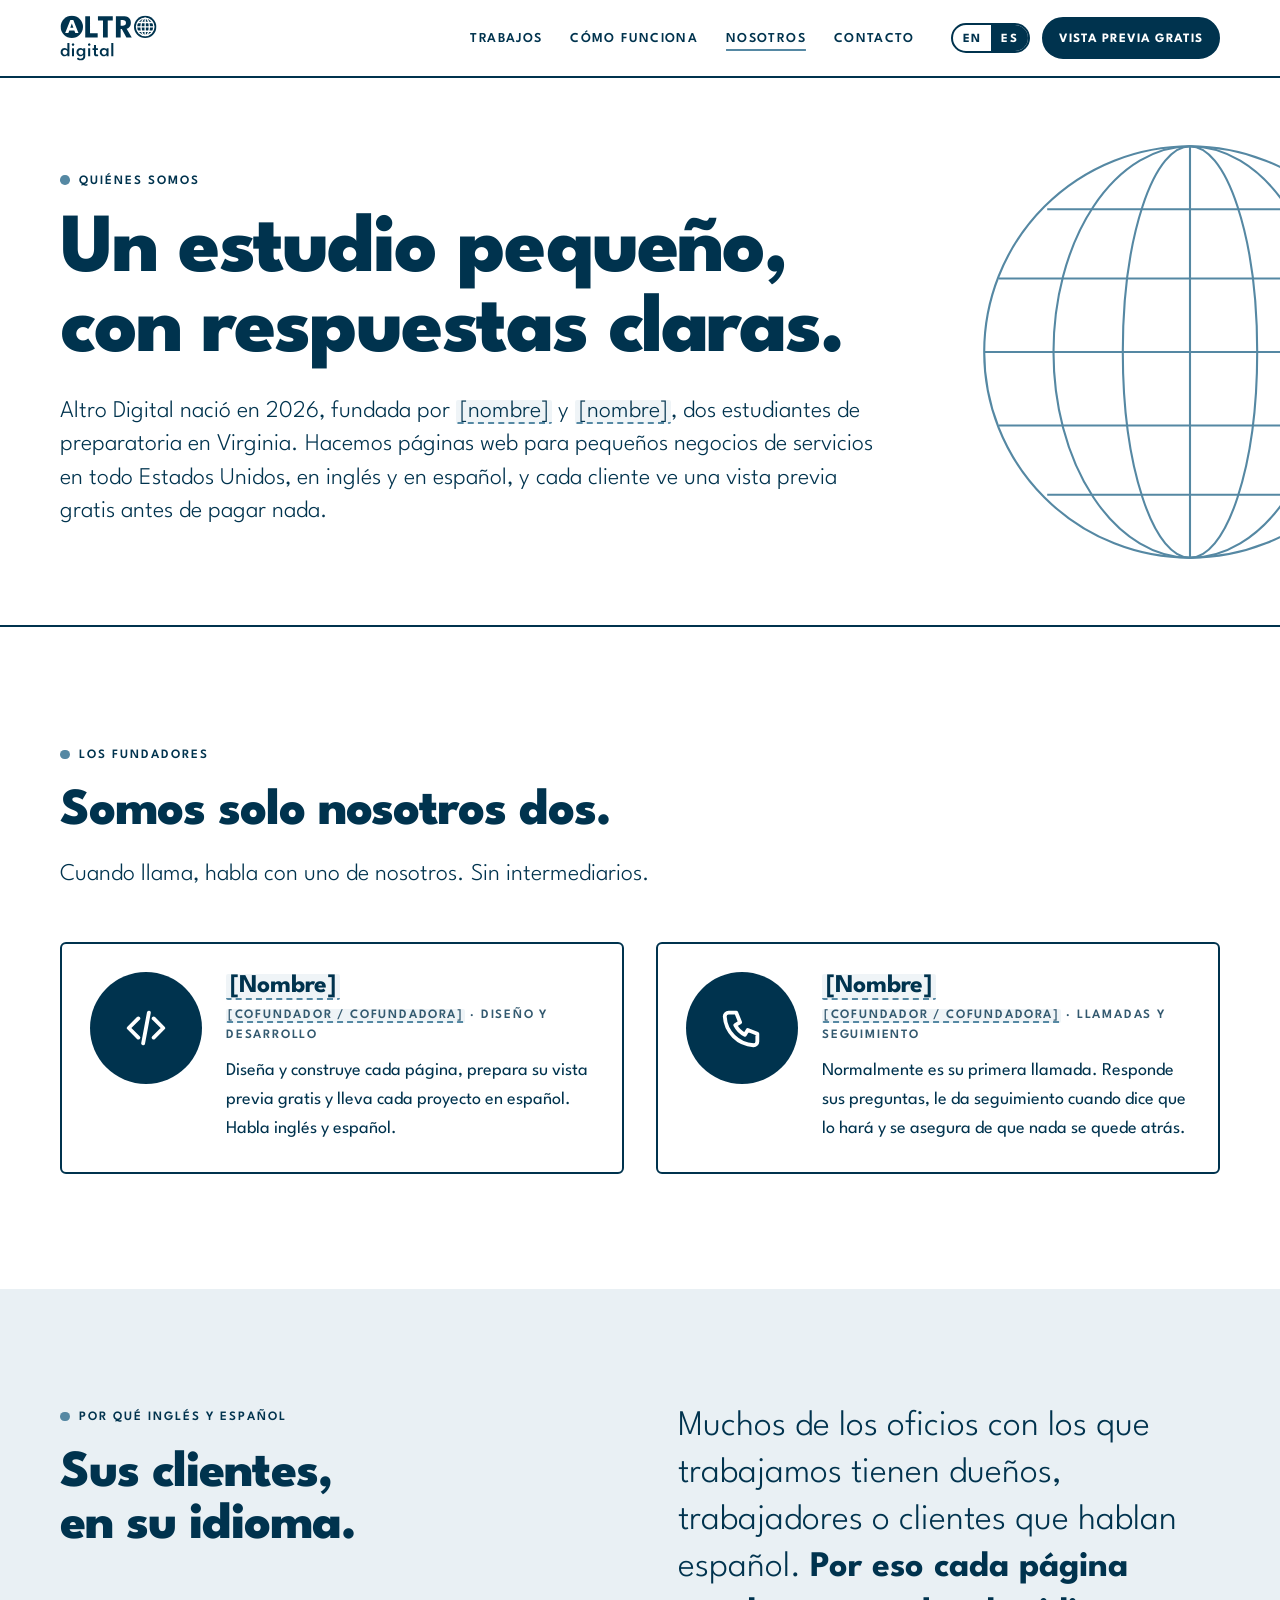
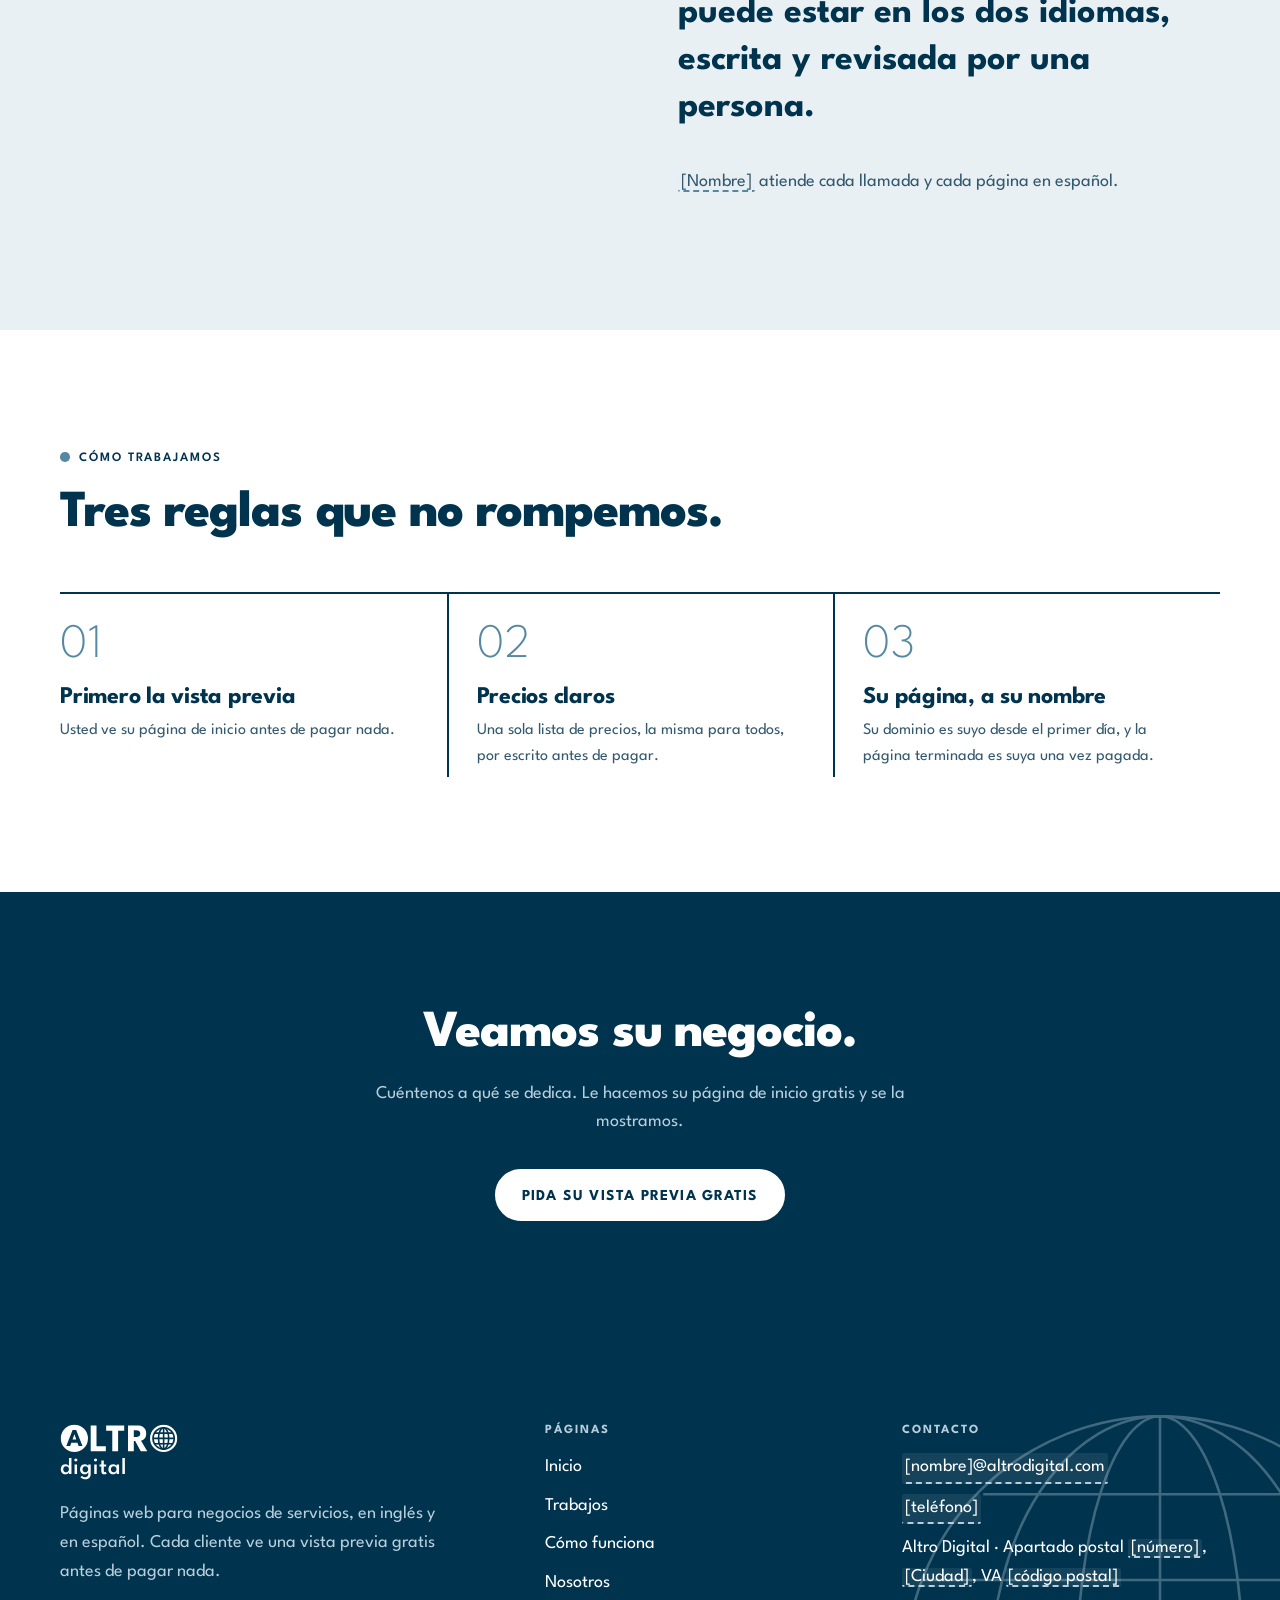
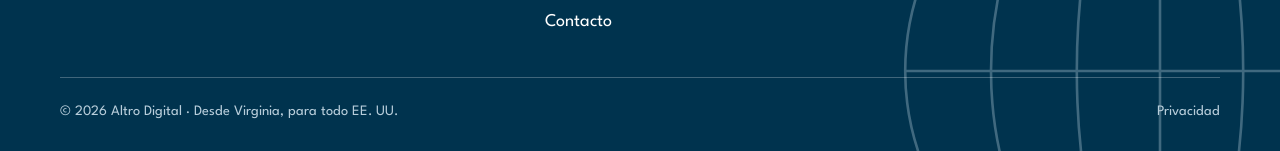
<file: es/nosotros.html>
<!doctype html>
<html lang="es">
<head>
<meta charset="utf-8">
<meta name="viewport" content="width=device-width, initial-scale=1">
<title>Quiénes somos · Altro Digital</title>
<meta name="description" content="Altro Digital es un pequeño estudio web en Virginia, fundado por dos estudiantes de preparatoria. Inglés y español.">
<!-- Keeps search engines out while the site has placeholders. Delete at launch (README: go-live checklist). -->
<meta name="robots" content="noindex">
<meta name="theme-color" content="#00334e">
<!-- At launch, make these two links full URLs on your domain (https://...). -->
<link rel="alternate" hreflang="en" href="../about.html">
<link rel="alternate" hreflang="es" href="nosotros.html">
<link rel="icon" href="../assets/img/favicon.svg" type="image/svg+xml">
<link rel="preload" href="../assets/fonts/league-spartan-latin-wght-normal.woff2" as="font" type="font/woff2" crossorigin>
<link rel="stylesheet" href="../assets/css/styles.css">
<script>document.documentElement.classList.add('js')</script>
<script src="../assets/js/site.js" defer></script>
</head>
<body>
<a class="skip-link" href="#main">Saltar al contenido</a>

<!-- ===== HEADER: the same on every page ===== -->
<header class="site-header">
  <div class="wrap header-inner">
    <a class="logo" href="index.html"><img src="../assets/img/logo.svg" alt="Altro Digital" width="300" height="136"></a>
    <nav class="site-nav" id="site-nav" aria-label="Principal">
      <ul>
          <li><a href="trabajos.html">Trabajos</a></li>
          <li><a href="como-funciona.html">Cómo funciona</a></li>
          <li><a href="nosotros.html" aria-current="page">Nosotros</a></li>
          <li><a href="contacto.html">Contacto</a></li>
          <li class="nav-cta"><a href="contacto.html">Vista previa gratis</a></li>
      </ul>
    </nav>
    <div class="header-tools">
      <div class="lang-switch" role="group" aria-label="Idioma"><a href="../about.html" hreflang="en" lang="en" title="English">EN</a><span aria-current="true" lang="es">ES</span></div>
      <a class="btn btn-primary btn-sm" href="contacto.html">Vista previa gratis</a>
      <button class="menu-toggle" type="button" aria-expanded="false" aria-controls="site-nav"><span class="visually-hidden">Menú</span><svg class="i-open" viewBox="0 0 24 24" aria-hidden="true" fill="none" stroke="currentColor" stroke-width="2" stroke-linecap="round"><path d="M4 9h16M4 15h16"/></svg><svg class="i-close" viewBox="0 0 24 24" aria-hidden="true" fill="none" stroke="currentColor" stroke-width="2" stroke-linecap="round"><path d="M6 6l12 12M18 6L6 18"/></svg></button>
    </div>
  </div>
</header>
<!-- ===== /HEADER ===== -->

<main id="main">
  <section class="page-hero">
    <svg class="globe-deco" viewBox="0 0 400 400" aria-hidden="true"><g class="globe-lines"><circle cx="200" cy="200" r="196"/><path d="M4 200h392M18 130h364M18 270h364M64 64h272M64 336h272M200 4v392"/><ellipse cx="200" cy="200" rx="64" ry="196"/><ellipse cx="200" cy="200" rx="130" ry="196"/></g></svg>
    <div class="wrap">
      <p class="eyebrow">Quiénes somos</p>
      <h1>Un estudio pequeño, con respuestas claras.</h1>
      <!-- La línea honesta de fundadores (manual, cap. 3). Solo nombres de pila: ni escuela ni ciudad, solo "Virginia". -->
      <p class="lede">Altro Digital nació en 2026, fundada por <span class="ph">[nombre]</span> y <span class="ph">[nombre]</span>, dos estudiantes de preparatoria en Virginia. Hacemos páginas web para pequeños negocios de servicios en todo Estados Unidos, en inglés y en español, y cada cliente ve una vista previa gratis antes de pagar nada.</p>
    </div>
  </section>

  <!-- FUNDADORES: sin fotos por ahora. Una cara solo con el sí del padre, madre o tutor de ese socio (apéndice del manual). -->
  <section class="section" aria-labelledby="founders-h">
    <div class="wrap">
      <div class="section-head">
        <p class="eyebrow">Los fundadores</p>
        <h2 id="founders-h">Somos solo nosotros dos.</h2>
        <p class="lede">Cuando llama, habla con uno de nosotros. Sin intermediarios.</p>
      </div>
      <div class="grid grid-2">
        <article class="founder">
          <span class="portrait"><svg viewBox="0 0 24 24" aria-hidden="true"><path d="M8 7l-5 5 5 5M16 7l5 5-5 5M13.5 4l-3 16"/></svg></span>
          <div>
            <h3><span class="ph">[Nombre]</span></h3>
            <p class="role"><span class="ph">[Cofundador / Cofundadora]</span> · Diseño y desarrollo</p>
            <p>Diseña y construye cada página, prepara su vista previa gratis y lleva cada proyecto en español. Habla inglés y español.</p>
          </div>
        </article>
        <article class="founder">
          <span class="portrait"><svg viewBox="0 0 24 24" aria-hidden="true"><path d="M5 4h4l2 5-2.5 1.5a11 11 0 0 0 5 5L15 13l5 2v4a2 2 0 0 1-2 2A16 16 0 0 1 3 6a2 2 0 0 1 2-2"/></svg></span>
          <div>
            <h3><span class="ph">[Nombre]</span></h3>
            <p class="role"><span class="ph">[Cofundador / Cofundadora]</span> · Llamadas y seguimiento</p>
            <p>Normalmente es su primera llamada. Responde sus preguntas, le da seguimiento cuando dice que lo hará y se asegura de que nada se quede atrás.</p>
          </div>
        </article>
      </div>
    </div>
  </section>

  <!-- POR QUÉ DOS IDIOMAS -->
  <section class="section alt" aria-labelledby="bi-h">
    <div class="wrap split">
      <div>
        <p class="eyebrow">Por qué inglés y español</p>
        <h2 id="bi-h">Sus clientes, en su idioma.</h2>
      </div>
      <div>
        <p class="quote-line">Muchos de los oficios con los que trabajamos tienen dueños, trabajadores o clientes que hablan español. <strong>Por eso cada página puede estar en los dos idiomas, escrita y revisada por una persona.</strong></p>
        <p class="muted"><span class="ph">[Nombre]</span> atiende cada llamada y cada página en español.</p>
      </div>
    </div>
  </section>

  <!-- CÓMO TRABAJAMOS -->
  <section class="section" aria-labelledby="values-h">
    <div class="wrap">
      <div class="section-head">
        <p class="eyebrow">Cómo trabajamos</p>
        <h2 id="values-h">Tres reglas que no rompemos.</h2>
      </div>
      <ol class="values">
        <li><span class="v-num" aria-hidden="true">01</span><h3>Primero la vista previa</h3><p>Usted ve su página de inicio antes de pagar nada.</p></li>
        <li><span class="v-num" aria-hidden="true">02</span><h3>Precios claros</h3><p>Una sola lista de precios, la misma para todos, por escrito antes de pagar.</p></li>
        <li><span class="v-num" aria-hidden="true">03</span><h3>Su página, a su nombre</h3><p>Su dominio es suyo desde el primer día, y la página terminada es suya una vez pagada.</p></li>
      </ol>
    </div>
  </section>

  <section class="section on-navy cta-final" aria-labelledby="cta-h">
    <div class="wrap">
      <h2 id="cta-h">Veamos su negocio.</h2>
      <p class="muted">Cuéntenos a qué se dedica. Le hacemos su página de inicio gratis y se la mostramos.</p>
      <div class="btn-row">
        <a class="btn btn-light" href="contacto.html">Pida su vista previa gratis</a>
      </div>
    </div>
  </section>
</main>

<!-- ===== FOOTER: the same on every page ===== -->
<footer class="site-footer">
  <svg class="footer-globe" viewBox="0 0 400 400" aria-hidden="true"><g class="globe-lines"><circle cx="200" cy="200" r="196"/><path d="M4 200h392M18 130h364M18 270h364M64 64h272M64 336h272M200 4v392"/><ellipse cx="200" cy="200" rx="64" ry="196"/><ellipse cx="200" cy="200" rx="130" ry="196"/></g></svg>
  <div class="wrap">
    <div class="footer-top">
      <div class="footer-brand">
        <img src="../assets/img/logo-white.svg" alt="Altro Digital" width="300" height="136">
        <p>Páginas web para negocios de servicios, en inglés y en español. Cada cliente ve una vista previa gratis antes de pagar nada.</p>
      </div>
      <div>
        <h2>Páginas</h2>
        <ul>
            <li><a href="index.html">Inicio</a></li>
            <li><a href="trabajos.html">Trabajos</a></li>
            <li><a href="como-funciona.html">Cómo funciona</a></li>
            <li><a href="nosotros.html">Nosotros</a></li>
            <li><a href="contacto.html">Contacto</a></li>
        </ul>
      </div>
      <div>
        <h2>Contacto</h2>
        <address>
          <span class="ph">[nombre]@altrodigital.com</span>
          <span class="ph">[teléfono]</span>
          <span>Altro Digital · Apartado postal <span class="ph">[número]</span>, <span class="ph">[Ciudad]</span>, VA <span class="ph">[código postal]</span></span>
        </address>
      </div>
    </div>
    <div class="footer-bottom">
      <span>© 2026 Altro Digital · Desde Virginia, para todo EE. UU.</span>
      <a href="privacidad.html">Privacidad</a>
    </div>
  </div>
</footer>
<!-- ===== /FOOTER ===== -->
</body>
</html>
</file>
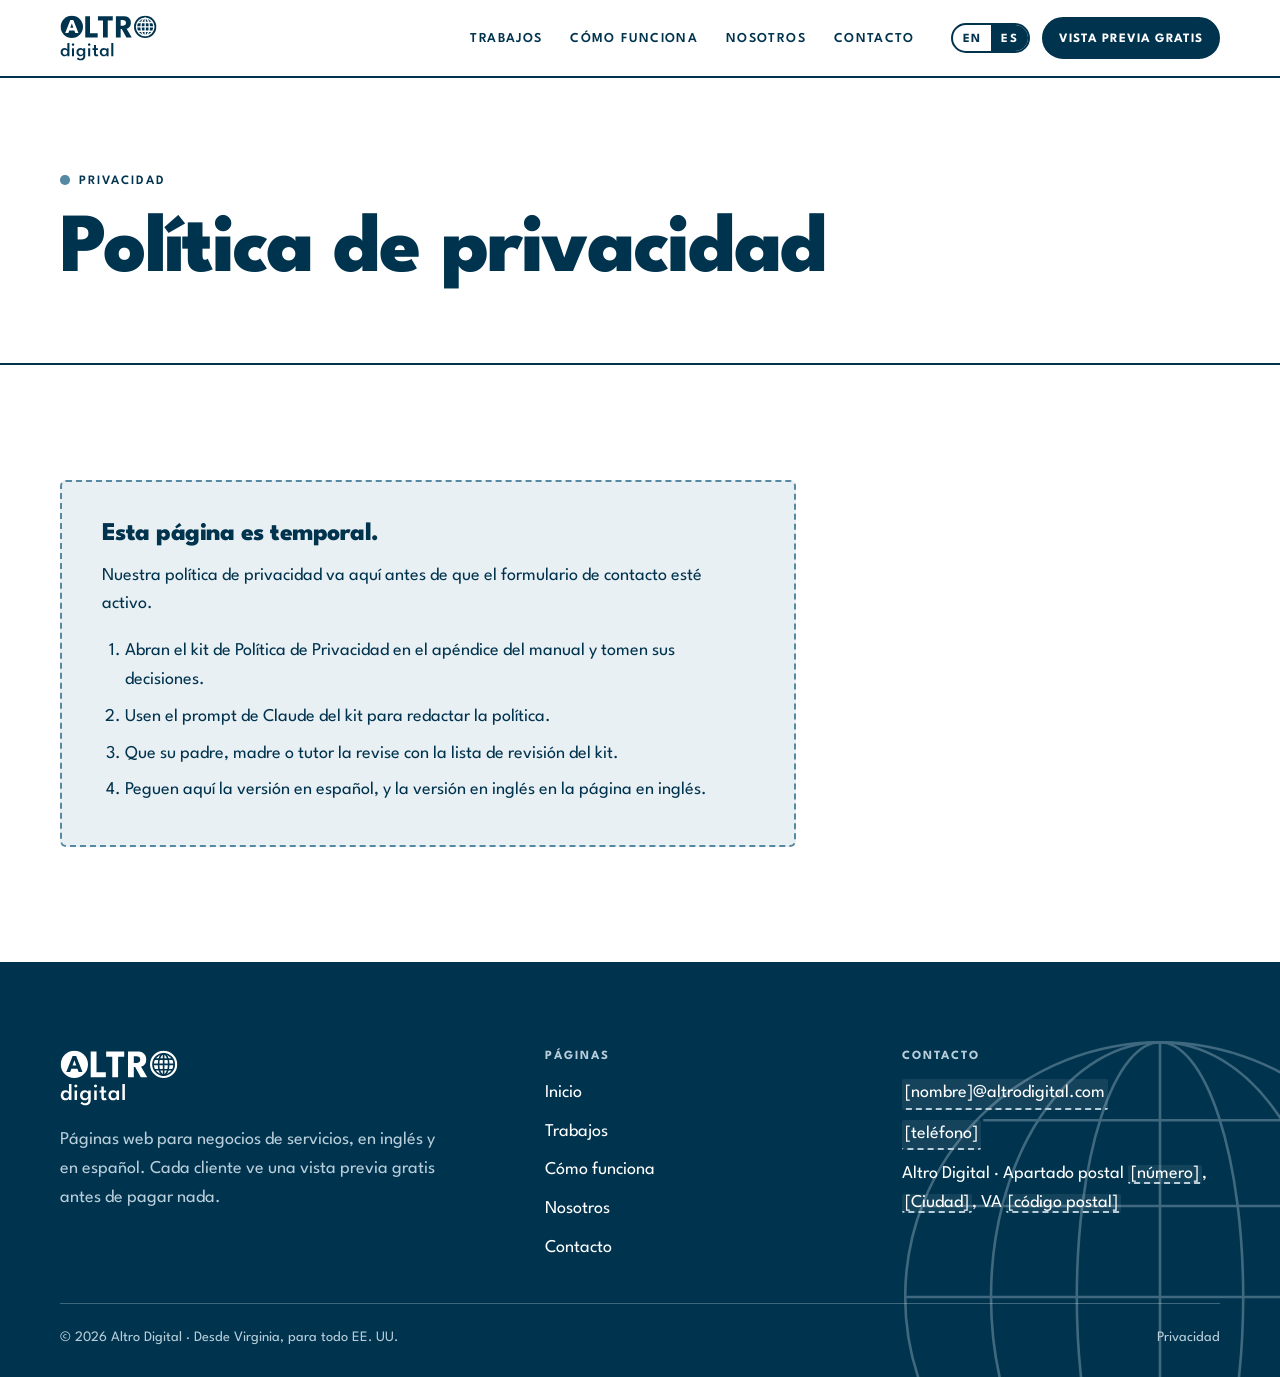
<file: es/privacidad.html>
<!doctype html>
<html lang="es">
<head>
<meta charset="utf-8">
<meta name="viewport" content="width=device-width, initial-scale=1">
<title>Privacidad · Altro Digital</title>
<meta name="description" content="Cómo Altro Digital maneja la información que usted nos envía.">
<!-- Keeps search engines out while the site has placeholders. Delete at launch (README: go-live checklist). -->
<meta name="robots" content="noindex">
<meta name="theme-color" content="#00334e">
<!-- At launch, make these two links full URLs on your domain (https://...). -->
<link rel="alternate" hreflang="en" href="../privacy.html">
<link rel="alternate" hreflang="es" href="privacidad.html">
<link rel="icon" href="../assets/img/favicon.svg" type="image/svg+xml">
<link rel="preload" href="../assets/fonts/league-spartan-latin-wght-normal.woff2" as="font" type="font/woff2" crossorigin>
<link rel="stylesheet" href="../assets/css/styles.css">
<script>document.documentElement.classList.add('js')</script>
<script src="../assets/js/site.js" defer></script>
</head>
<body>
<a class="skip-link" href="#main">Saltar al contenido</a>

<!-- ===== HEADER: the same on every page ===== -->
<header class="site-header">
  <div class="wrap header-inner">
    <a class="logo" href="index.html"><img src="../assets/img/logo.svg" alt="Altro Digital" width="300" height="136"></a>
    <nav class="site-nav" id="site-nav" aria-label="Principal">
      <ul>
          <li><a href="trabajos.html">Trabajos</a></li>
          <li><a href="como-funciona.html">Cómo funciona</a></li>
          <li><a href="nosotros.html">Nosotros</a></li>
          <li><a href="contacto.html">Contacto</a></li>
          <li class="nav-cta"><a href="contacto.html">Vista previa gratis</a></li>
      </ul>
    </nav>
    <div class="header-tools">
      <div class="lang-switch" role="group" aria-label="Idioma"><a href="../privacy.html" hreflang="en" lang="en" title="English">EN</a><span aria-current="true" lang="es">ES</span></div>
      <a class="btn btn-primary btn-sm" href="contacto.html">Vista previa gratis</a>
      <button class="menu-toggle" type="button" aria-expanded="false" aria-controls="site-nav"><span class="visually-hidden">Menú</span><svg class="i-open" viewBox="0 0 24 24" aria-hidden="true" fill="none" stroke="currentColor" stroke-width="2" stroke-linecap="round"><path d="M4 9h16M4 15h16"/></svg><svg class="i-close" viewBox="0 0 24 24" aria-hidden="true" fill="none" stroke="currentColor" stroke-width="2" stroke-linecap="round"><path d="M6 6l12 12M18 6L6 18"/></svg></button>
    </div>
  </div>
</header>
<!-- ===== /HEADER ===== -->

<main id="main">
  <section class="page-hero">
    <div class="wrap">
      <p class="eyebrow">Privacidad</p>
      <h1>Política de privacidad</h1>
    </div>
  </section>

  <!-- ESPACIO TEMPORAL. Por la regla de los Contract Kits del manual, aquí no se escribe ningún texto de política a mano.
       Cambie toda esta sección por la política terminada, en español. -->
  <section class="section" aria-label="Política de privacidad">
    <div class="wrap">
      <div class="notice">
        <h2>Esta página es temporal.</h2>
        <p>Nuestra política de privacidad va aquí antes de que el formulario de contacto esté activo.</p>
        <ol>
          <li>Abran el kit de Política de Privacidad en el apéndice del manual y tomen sus decisiones.</li>
          <li>Usen el prompt de Claude del kit para redactar la política.</li>
          <li>Que su padre, madre o tutor la revise con la lista de revisión del kit.</li>
          <li>Peguen aquí la versión en español, y la versión en inglés en la página en inglés.</li>
        </ol>
      </div>
    </div>
  </section>
</main>

<!-- ===== FOOTER: the same on every page ===== -->
<footer class="site-footer">
  <svg class="footer-globe" viewBox="0 0 400 400" aria-hidden="true"><g class="globe-lines"><circle cx="200" cy="200" r="196"/><path d="M4 200h392M18 130h364M18 270h364M64 64h272M64 336h272M200 4v392"/><ellipse cx="200" cy="200" rx="64" ry="196"/><ellipse cx="200" cy="200" rx="130" ry="196"/></g></svg>
  <div class="wrap">
    <div class="footer-top">
      <div class="footer-brand">
        <img src="../assets/img/logo-white.svg" alt="Altro Digital" width="300" height="136">
        <p>Páginas web para negocios de servicios, en inglés y en español. Cada cliente ve una vista previa gratis antes de pagar nada.</p>
      </div>
      <div>
        <h2>Páginas</h2>
        <ul>
            <li><a href="index.html">Inicio</a></li>
            <li><a href="trabajos.html">Trabajos</a></li>
            <li><a href="como-funciona.html">Cómo funciona</a></li>
            <li><a href="nosotros.html">Nosotros</a></li>
            <li><a href="contacto.html">Contacto</a></li>
        </ul>
      </div>
      <div>
        <h2>Contacto</h2>
        <address>
          <span class="ph">[nombre]@altrodigital.com</span>
          <span class="ph">[teléfono]</span>
          <span>Altro Digital · Apartado postal <span class="ph">[número]</span>, <span class="ph">[Ciudad]</span>, VA <span class="ph">[código postal]</span></span>
        </address>
      </div>
    </div>
    <div class="footer-bottom">
      <span>© 2026 Altro Digital · Desde Virginia, para todo EE. UU.</span>
      <a href="privacidad.html">Privacidad</a>
    </div>
  </div>
</footer>
<!-- ===== /FOOTER ===== -->
</body>
</html>
</file>
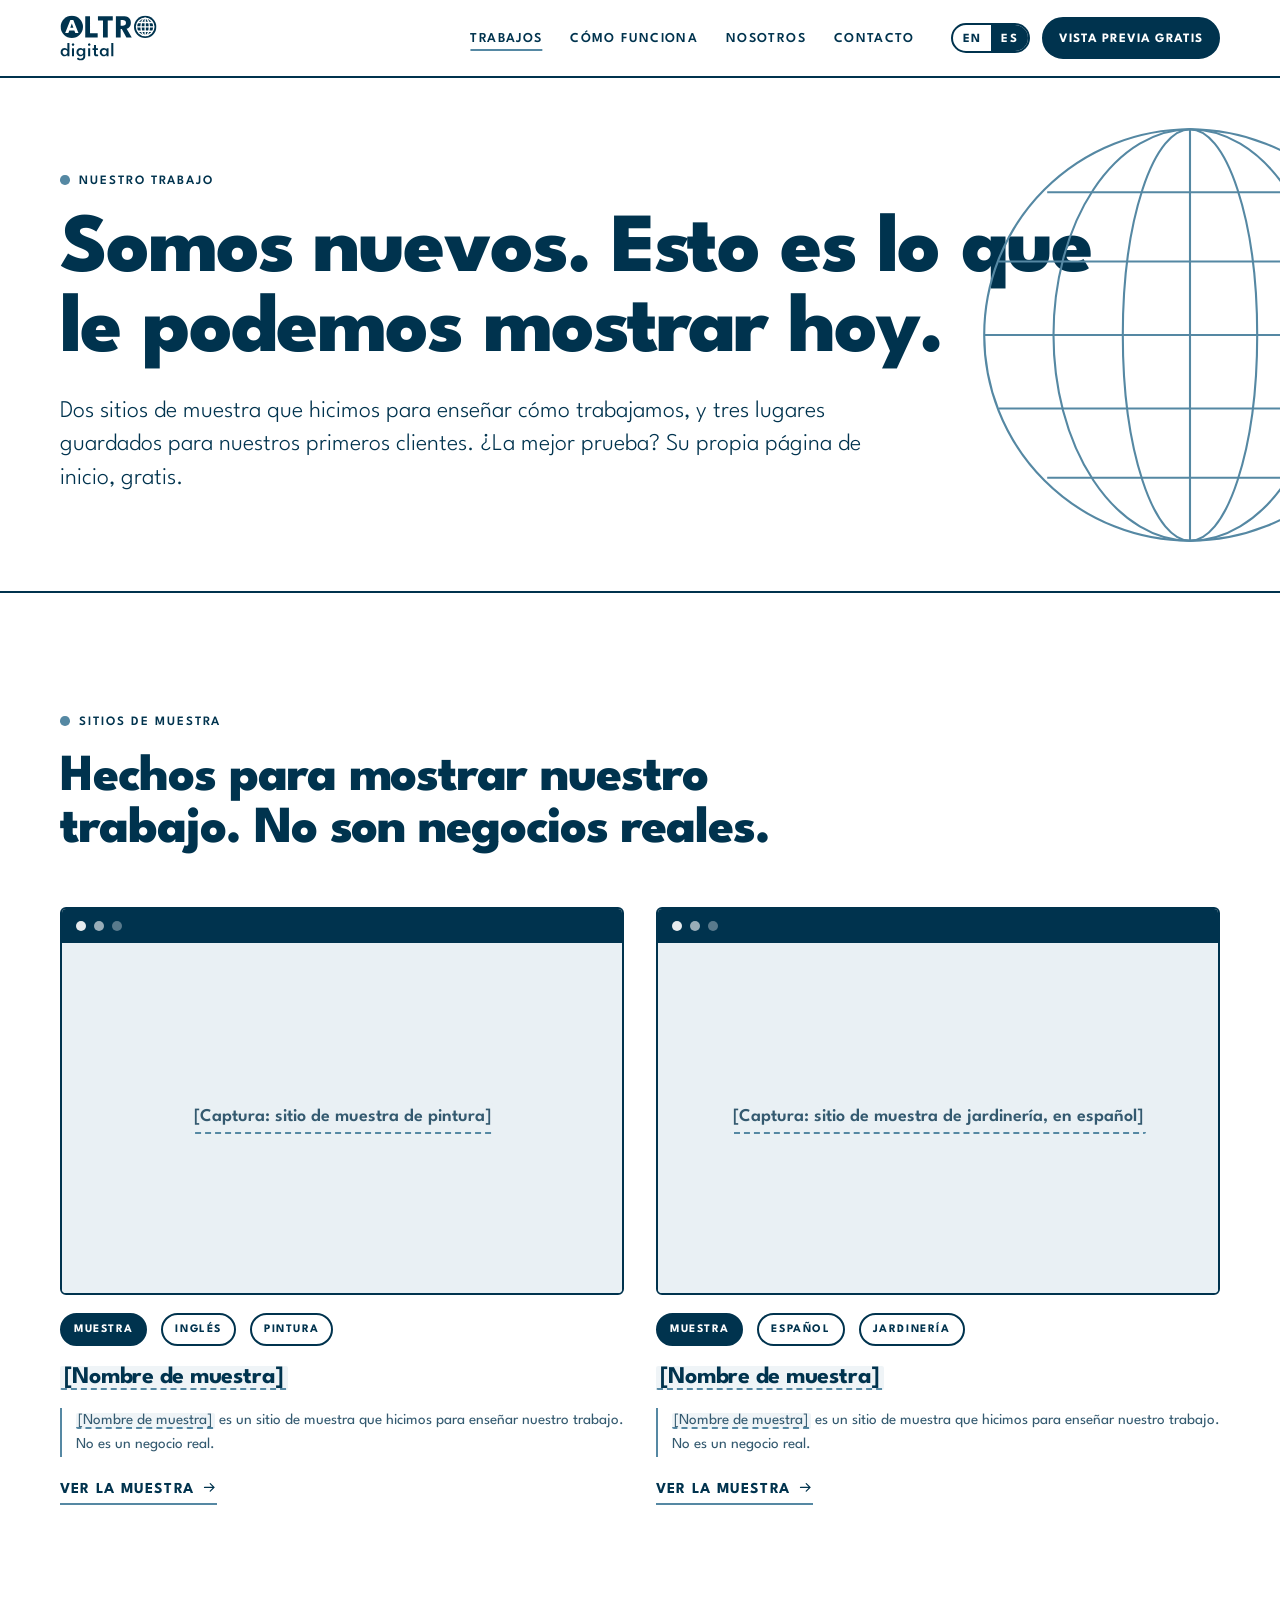
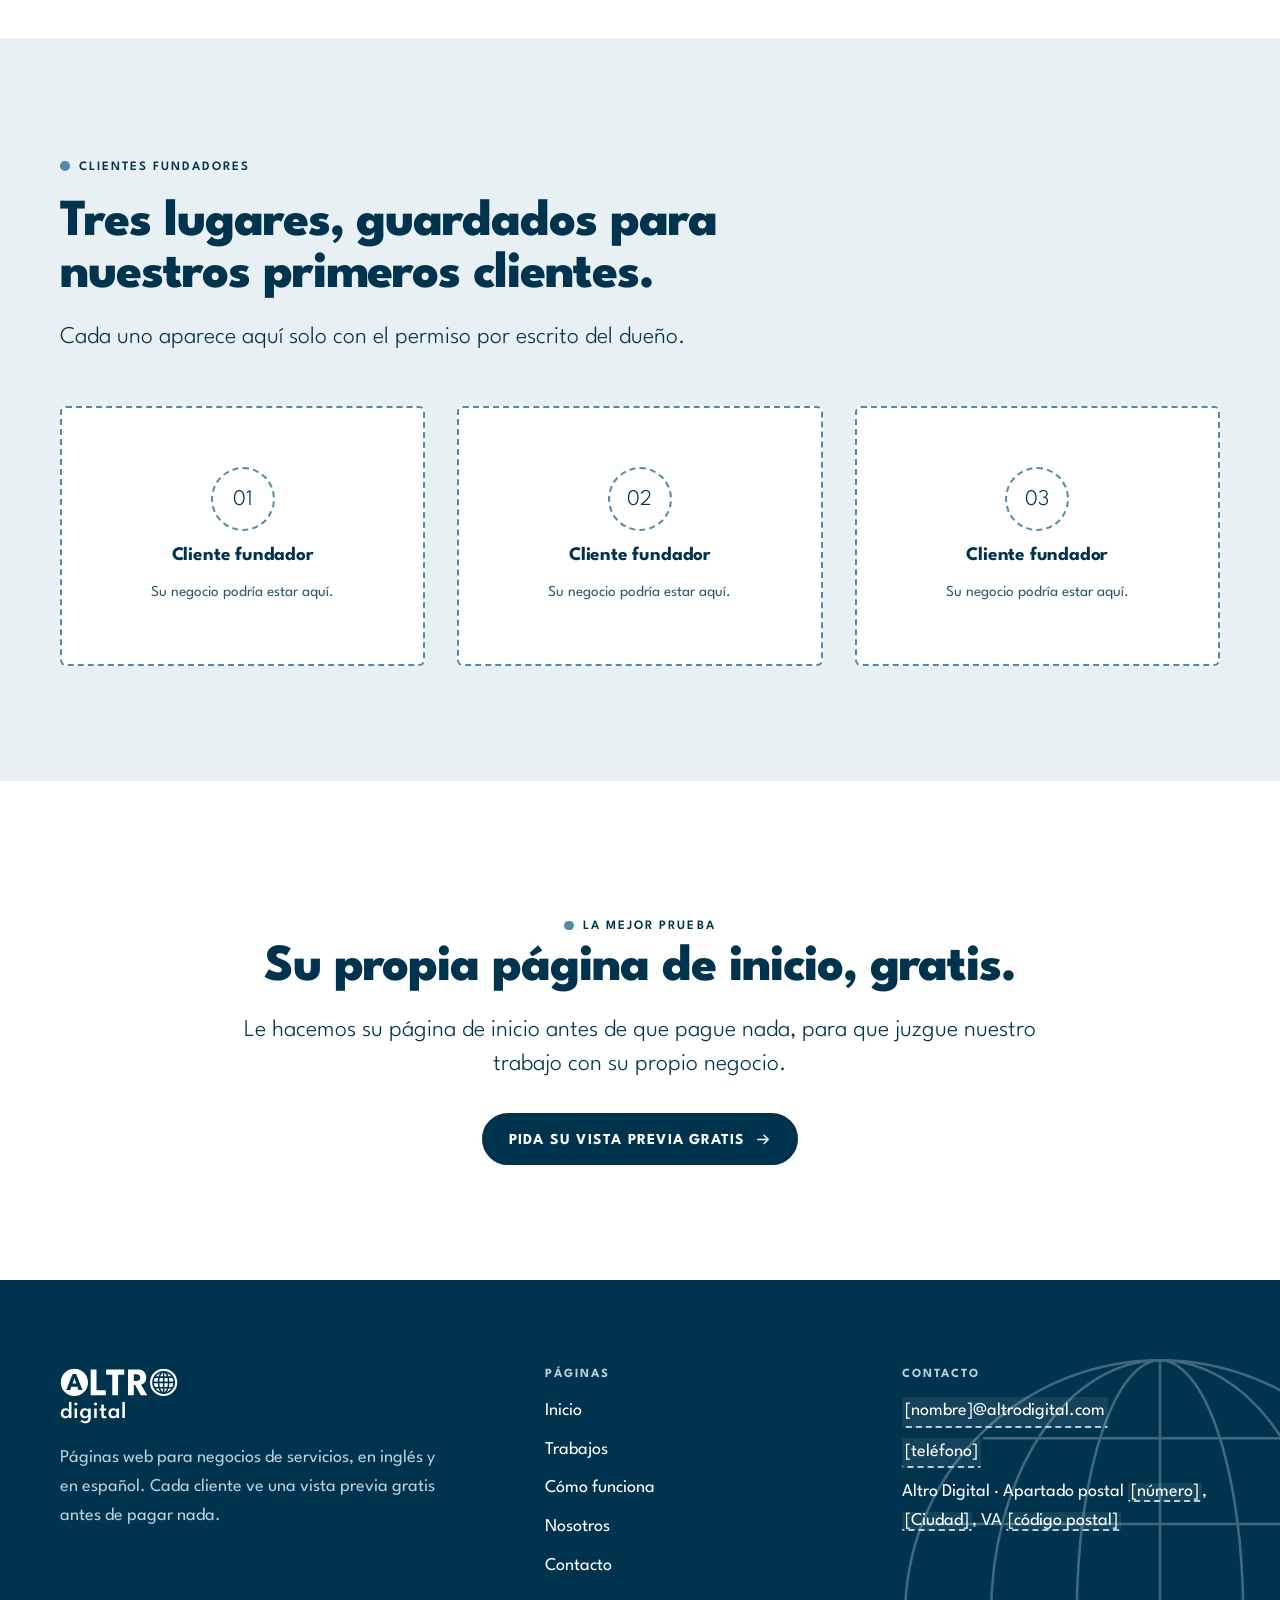
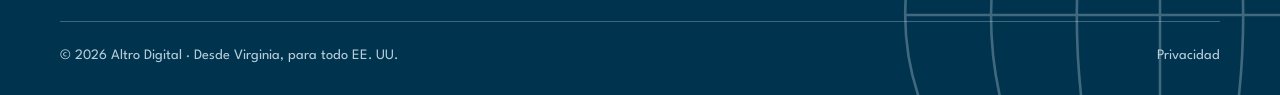
<file: es/trabajos.html>
<!doctype html>
<html lang="es">
<head>
<meta charset="utf-8">
<meta name="viewport" content="width=device-width, initial-scale=1">
<title>Nuestro trabajo · Altro Digital</title>
<meta name="description" content="Sitios de muestra que hicimos para enseñar cómo trabajamos, y los lugares para nuestros primeros clientes.">
<!-- Keeps search engines out while the site has placeholders. Delete at launch (README: go-live checklist). -->
<meta name="robots" content="noindex">
<meta name="theme-color" content="#00334e">
<!-- At launch, make these two links full URLs on your domain (https://...). -->
<link rel="alternate" hreflang="en" href="../work.html">
<link rel="alternate" hreflang="es" href="trabajos.html">
<link rel="icon" href="../assets/img/favicon.svg" type="image/svg+xml">
<link rel="preload" href="../assets/fonts/league-spartan-latin-wght-normal.woff2" as="font" type="font/woff2" crossorigin>
<link rel="stylesheet" href="../assets/css/styles.css">
<script>document.documentElement.classList.add('js')</script>
<script src="../assets/js/site.js" defer></script>
</head>
<body>
<a class="skip-link" href="#main">Saltar al contenido</a>

<!-- ===== HEADER: the same on every page ===== -->
<header class="site-header">
  <div class="wrap header-inner">
    <a class="logo" href="index.html"><img src="../assets/img/logo.svg" alt="Altro Digital" width="300" height="136"></a>
    <nav class="site-nav" id="site-nav" aria-label="Principal">
      <ul>
          <li><a href="trabajos.html" aria-current="page">Trabajos</a></li>
          <li><a href="como-funciona.html">Cómo funciona</a></li>
          <li><a href="nosotros.html">Nosotros</a></li>
          <li><a href="contacto.html">Contacto</a></li>
          <li class="nav-cta"><a href="contacto.html">Vista previa gratis</a></li>
      </ul>
    </nav>
    <div class="header-tools">
      <div class="lang-switch" role="group" aria-label="Idioma"><a href="../work.html" hreflang="en" lang="en" title="English">EN</a><span aria-current="true" lang="es">ES</span></div>
      <a class="btn btn-primary btn-sm" href="contacto.html">Vista previa gratis</a>
      <button class="menu-toggle" type="button" aria-expanded="false" aria-controls="site-nav"><span class="visually-hidden">Menú</span><svg class="i-open" viewBox="0 0 24 24" aria-hidden="true" fill="none" stroke="currentColor" stroke-width="2" stroke-linecap="round"><path d="M4 9h16M4 15h16"/></svg><svg class="i-close" viewBox="0 0 24 24" aria-hidden="true" fill="none" stroke="currentColor" stroke-width="2" stroke-linecap="round"><path d="M6 6l12 12M18 6L6 18"/></svg></button>
    </div>
  </div>
</header>
<!-- ===== /HEADER ===== -->

<main id="main">
  <section class="page-hero">
    <svg class="globe-deco" viewBox="0 0 400 400" aria-hidden="true"><g class="globe-lines"><circle cx="200" cy="200" r="196"/><path d="M4 200h392M18 130h364M18 270h364M64 64h272M64 336h272M200 4v392"/><ellipse cx="200" cy="200" rx="64" ry="196"/><ellipse cx="200" cy="200" rx="130" ry="196"/></g></svg>
    <div class="wrap">
      <p class="eyebrow">Nuestro trabajo</p>
      <h1>Somos nuevos. Esto es lo que le podemos mostrar hoy.</h1>
      <p class="lede">Dos sitios de muestra que hicimos para enseñar cómo trabajamos, y tres lugares guardados para nuestros primeros clientes. ¿La mejor prueba? Su propia página de inicio, gratis.</p>
    </div>
  </section>

  <!-- SITIOS DE MUESTRA (manual, cap. 7: cada demo se marca como muestra; nunca se presenta como cliente)
       1. Cambie el espacio por una captura: <img src="../assets/img/concept-painting.png" alt="...">
       2. Cambie [Nombre de muestra] por el nombre del negocio ficticio (en los dos lugares).
       3. Ponga el enlace de la demo en "Ver la muestra". -->
  <section class="section" aria-labelledby="concepts-h">
    <div class="wrap">
      <div class="section-head">
        <p class="eyebrow">Sitios de muestra</p>
        <h2 id="concepts-h">Hechos para mostrar nuestro trabajo. No son negocios reales.</h2>
      </div>
      <div class="grid grid-2">
        <article class="concept">
          <div class="frame">
            <div class="frame-bar"><i></i><i></i><i></i></div>
            <div class="frame-shot"><span class="ph">[Captura: sitio de muestra de pintura]</span></div>
          </div>
          <div class="concept-meta"><span class="stamp is-solid">Muestra</span><span class="stamp">Inglés</span><span class="stamp">Pintura</span></div>
          <h3><span class="ph">[Nombre de muestra]</span></h3>
          <p class="label-line"><span class="ph">[Nombre de muestra]</span> es un sitio de muestra que hicimos para enseñar nuestro trabajo. No es un negocio real.</p>
          <p><a class="text-link" href="#">Ver la muestra <svg viewBox="0 0 24 24" aria-hidden="true" fill="none" stroke="currentColor" stroke-width="2" stroke-linecap="round" stroke-linejoin="round"><path d="M4 12h15M13 6l6 6-6 6"/></svg></a></p>
        </article>
        <article class="concept">
          <div class="frame">
            <div class="frame-bar"><i></i><i></i><i></i></div>
            <div class="frame-shot"><span class="ph">[Captura: sitio de muestra de jardinería, en español]</span></div>
          </div>
          <div class="concept-meta"><span class="stamp is-solid">Muestra</span><span class="stamp">Español</span><span class="stamp">Jardinería</span></div>
          <h3><span class="ph">[Nombre de muestra]</span></h3>
          <p class="label-line"><span class="ph">[Nombre de muestra]</span> es un sitio de muestra que hicimos para enseñar nuestro trabajo. No es un negocio real.</p>
          <p><a class="text-link" href="#">Ver la muestra <svg viewBox="0 0 24 24" aria-hidden="true" fill="none" stroke="currentColor" stroke-width="2" stroke-linecap="round" stroke-linejoin="round"><path d="M4 12h15M13 6l6 6-6 6"/></svg></a></p>
        </article>
      </div>
    </div>
  </section>

  <!-- LUGARES DE CLIENTES FUNDADORES
       La página de un cliente va aquí solo después de que firme el Permiso de Portafolio y
       Testimonios (apéndice del manual). Debajo de cada página, testimonio o caso de un cliente
       fundador, ponga este aviso (manual, cap. 4), palabra por palabra:
       "[Negocio] fue uno de nuestros primeros 3 clientes fundadores y pagó un precio con
       descuento a cambio de su opinión y del permiso para mostrar este trabajo." -->
  <section class="section alt" aria-labelledby="slots-h">
    <div class="wrap">
      <div class="section-head">
        <p class="eyebrow">Clientes fundadores</p>
        <h2 id="slots-h">Tres lugares, guardados para nuestros primeros clientes.</h2>
        <p class="lede">Cada uno aparece aquí solo con el permiso por escrito del dueño.</p>
      </div>
      <div class="grid grid-3">
        <div class="slot"><span class="slot-num">01</span><h3>Cliente fundador</h3><p>Su negocio podría estar aquí.</p></div>
        <div class="slot"><span class="slot-num">02</span><h3>Cliente fundador</h3><p>Su negocio podría estar aquí.</p></div>
        <div class="slot"><span class="slot-num">03</span><h3>Cliente fundador</h3><p>Su negocio podría estar aquí.</p></div>
      </div>
    </div>
  </section>

  <section class="section cta-final" aria-labelledby="cta-h">
    <div class="wrap">
      <p class="eyebrow">La mejor prueba</p>
      <h2 id="cta-h">Su propia página de inicio, gratis.</h2>
      <p class="lede">Le hacemos su página de inicio antes de que pague nada, para que juzgue nuestro trabajo con su propio negocio.</p>
      <div class="btn-row">
        <a class="btn btn-primary" href="contacto.html">Pida su vista previa gratis <svg viewBox="0 0 24 24" aria-hidden="true" fill="none" stroke="currentColor" stroke-width="2" stroke-linecap="round" stroke-linejoin="round"><path d="M4 12h15M13 6l6 6-6 6"/></svg></a>
      </div>
    </div>
  </section>
</main>

<!-- ===== FOOTER: the same on every page ===== -->
<footer class="site-footer">
  <svg class="footer-globe" viewBox="0 0 400 400" aria-hidden="true"><g class="globe-lines"><circle cx="200" cy="200" r="196"/><path d="M4 200h392M18 130h364M18 270h364M64 64h272M64 336h272M200 4v392"/><ellipse cx="200" cy="200" rx="64" ry="196"/><ellipse cx="200" cy="200" rx="130" ry="196"/></g></svg>
  <div class="wrap">
    <div class="footer-top">
      <div class="footer-brand">
        <img src="../assets/img/logo-white.svg" alt="Altro Digital" width="300" height="136">
        <p>Páginas web para negocios de servicios, en inglés y en español. Cada cliente ve una vista previa gratis antes de pagar nada.</p>
      </div>
      <div>
        <h2>Páginas</h2>
        <ul>
            <li><a href="index.html">Inicio</a></li>
            <li><a href="trabajos.html">Trabajos</a></li>
            <li><a href="como-funciona.html">Cómo funciona</a></li>
            <li><a href="nosotros.html">Nosotros</a></li>
            <li><a href="contacto.html">Contacto</a></li>
        </ul>
      </div>
      <div>
        <h2>Contacto</h2>
        <address>
          <span class="ph">[nombre]@altrodigital.com</span>
          <span class="ph">[teléfono]</span>
          <span>Altro Digital · Apartado postal <span class="ph">[número]</span>, <span class="ph">[Ciudad]</span>, VA <span class="ph">[código postal]</span></span>
        </address>
      </div>
    </div>
    <div class="footer-bottom">
      <span>© 2026 Altro Digital · Desde Virginia, para todo EE. UU.</span>
      <a href="privacidad.html">Privacidad</a>
    </div>
  </div>
</footer>
<!-- ===== /FOOTER ===== -->
</body>
</html>
</file>
<file: assets/css/styles.css>
/* ==========================================================================
   Altro Digital: site styles
   Built around League Spartan: a 1930s American geometric sans (circles and
   straight lines, monoline strokes). So the whole UI uses only circles,
   pills, and 2px lines, and builds hierarchy from the font's weights.

   1. Font + tokens   2. Base   3. Type   4. Layout   5. Buttons
   6. Header + nav    7. Hero   8. Sections and components   9. Footer
   10. Placeholders   11. Motion + print
   ========================================================================== */

/* 1. Font + tokens ------------------------------------------------------- */
@font-face {
  font-family: "League Spartan";
  src: url("../fonts/league-spartan-latin-wght-normal.woff2") format("woff2");
  font-weight: 100 900;
  font-style: normal;
  font-display: swap;
}

:root {
  color-scheme: light;

  /* Brand colors */
  --white: #ffffff;
  --navy: #00334e;      /* text, primary buttons, dark bands: 13.3:1 on white */
  --sky: #5588a3;       /* accent: large text (24px+), icons, lines only: 3.9:1 on white */

  /* Tints of the brand colors (not new colors) */
  --sky-tint: #e9f0f4;  /* alternate section background */
  --sky-line: #c6d7e1;  /* decorative hairlines */
  --sky-light: #b8cedb; /* small text on navy: 8:1 */
  --ink-2: #33596f;     /* secondary text on white: 7.5:1 */
  --navy-deep: #00263a; /* footer base */

  /* Type: one family. To use the system font for body text, change --font-body. */
  --font-display: "League Spartan", "Futura", "Century Gothic", "Avenir Next", system-ui, sans-serif;
  --font-body: var(--font-display);

  /* Layout */
  --wrap: 1160px;
  --gutter: clamp(16px, 4vw, 40px);
  --section: clamp(64px, 9vw, 120px);
  --line: 2px;
  --pill: 999px;
  --radius: 6px;
}

/* 2. Base ---------------------------------------------------------------- */
*, *::before, *::after { box-sizing: border-box; }
html { -webkit-text-size-adjust: 100%; scroll-padding-top: 96px; }
body {
  margin: 0;
  background: var(--white);
  color: var(--navy);
  font-family: var(--font-body);
  font-size: 1.125rem;
  font-weight: 400;
  line-height: 1.6;
  font-kerning: normal;
  text-rendering: optimizeLegibility;
  -webkit-font-smoothing: antialiased;
  overflow-x: hidden;
}
img, svg { display: block; max-width: 100%; }
a { color: inherit; text-decoration-thickness: var(--line); text-underline-offset: 0.2em; }
a:hover { text-decoration-color: var(--sky); }
p { margin: 0 0 1em; }
ul, ol { margin: 0; padding: 0; }
:focus-visible { outline: 3px solid var(--navy); outline-offset: 3px; border-radius: 2px; }
.on-navy :focus-visible, .site-footer :focus-visible { outline-color: var(--white); }
::selection { background: var(--navy); color: var(--white); }

.skip-link {
  position: absolute; left: 16px; top: -100px; z-index: 100;
  background: var(--navy); color: var(--white);
  padding: 12px 20px; border-radius: var(--pill); font-weight: 700; text-decoration: none;
}
.skip-link:focus { top: 12px; }
.visually-hidden {
  position: absolute !important; width: 1px; height: 1px; overflow: hidden;
  clip: rect(0 0 0 0); white-space: nowrap;
}

/* 3. Type ---------------------------------------------------------------- */
h1, h2, h3, h4 { font-family: var(--font-display); margin: 0; text-wrap: balance; }
.display, h1 {
  font-size: clamp(2.6rem, 1.5rem + 5vw, 5.25rem);
  font-weight: 800;
  line-height: 0.95;
  letter-spacing: -0.025em;
}
h2, .h2 {
  font-size: clamp(2rem, 1.35rem + 2.6vw, 3.25rem);
  font-weight: 800;
  line-height: 1;
  letter-spacing: -0.02em;
}
h3, .h3 { font-size: 1.5rem; font-weight: 700; line-height: 1.1; letter-spacing: -0.01em; }
h4 { font-size: 1.125rem; font-weight: 700; line-height: 1.2; }

/* All-caps labels: the font's capitals want wide spacing. */
.eyebrow {
  display: inline-flex; align-items: center; gap: 0.7em;
  margin: 0 0 1.25rem;
  font-size: 0.8rem; font-weight: 600; letter-spacing: 0.16em; text-transform: uppercase;
  color: var(--navy);
}
.eyebrow::before {
  content: ""; width: 0.75em; height: 0.75em; border-radius: 50%;
  background: var(--sky); flex: none; transform: translateY(-0.08em);
}
.on-navy .eyebrow { color: var(--sky-light); }
.on-navy .eyebrow::before { background: var(--sky-light); }

.lede {
  font-size: clamp(1.2rem, 1rem + 0.8vw, 1.5rem);
  font-weight: 300;
  line-height: 1.4;
  max-width: 34em;
}
.h-mid { font-size: clamp(1.6rem, 1.2rem + 1.4vw, 2.25rem); font-weight: 800; line-height: 1.05; letter-spacing: -0.015em; margin-bottom: 24px; }
.flush { margin: 0; }
.after-steps { margin: 40px 0 0; }
.muted { color: var(--ink-2); }
.on-navy .muted { color: var(--sky-light); }
.small { font-size: 0.95rem; }
.accent { color: var(--sky); }               /* large text only */
.text-light { font-weight: 300; }

/* 4. Layout -------------------------------------------------------------- */
.wrap { width: 100%; max-width: calc(var(--wrap) + var(--gutter) * 2); margin-inline: auto; padding-inline: var(--gutter); }
.section { padding-block: var(--section); }
.section.is-tight { padding-block: calc(var(--section) * 0.6); }
.section.alt { background: var(--sky-tint); }
.on-navy { background: var(--navy); color: var(--white); }
.section-head { max-width: 46rem; margin-bottom: clamp(2rem, 4vw, 3.5rem); }
.section-head h2 + p { margin-top: 1.25rem; }
.section-head.is-center { margin-inline: auto; text-align: center; }
.section-head.is-center .eyebrow { justify-content: center; }
.grid { display: grid; gap: clamp(20px, 3vw, 32px); }
.grid-2 { grid-template-columns: repeat(auto-fit, minmax(min(100%, 420px), 1fr)); }
.grid-3 { grid-template-columns: repeat(auto-fit, minmax(min(100%, 280px), 1fr)); }
.grid-4 { grid-template-columns: repeat(auto-fit, minmax(min(100%, 230px), 1fr)); }
.rule { border: 0; border-top: var(--line) solid var(--navy); margin: 0; }

/* 5. Buttons: pills, the font's round letters stretched ----------------- */
.btn {
  display: inline-flex; align-items: center; justify-content: center; gap: 0.6em;
  min-height: 52px;
  padding: 0.95em 1.6em 0.8em;   /* extra top padding: League Spartan sits high in its box */
  border: var(--line) solid var(--navy);
  border-radius: var(--pill);
  font-family: var(--font-display);
  font-size: 0.95rem; font-weight: 700; letter-spacing: 0.08em; text-transform: uppercase;
  line-height: 1; text-decoration: none; cursor: pointer;
  transition: background-color 0.15s, color 0.15s, border-color 0.15s;
}
.btn svg { width: 1.1em; height: 1.1em; transform: translateY(-0.06em); }
.btn-primary { background: var(--navy); color: var(--white); }
.btn-primary:hover { background: var(--white); color: var(--navy); }
.btn-ghost { background: transparent; color: var(--navy); }
.btn-ghost:hover { background: var(--navy); color: var(--white); }
.btn-light { background: var(--white); color: var(--navy); border-color: var(--white); }
.btn-light:hover { background: transparent; color: var(--white); }
.btn-sm { min-height: 42px; padding: 0.8em 1.2em 0.65em; font-size: 0.8rem; }
.btn-row { display: flex; flex-wrap: wrap; gap: 12px; margin-top: 2rem; }
.text-link {
  display: inline-flex; align-items: center; gap: 0.5em;
  font-weight: 700; font-size: 0.95rem; letter-spacing: 0.08em; text-transform: uppercase;
  text-decoration: none; border-bottom: var(--line) solid var(--sky); padding-bottom: 0.15em;
}
.text-link:hover { border-bottom-color: var(--navy); }
.text-link svg { width: 1em; height: 1em; transform: translateY(-0.08em); }

/* 6. Header + nav -------------------------------------------------------- */
.site-header {
  position: sticky; top: 0; z-index: 50;
  background: var(--white);
  border-bottom: var(--line) solid var(--navy);
}
.header-inner { display: flex; align-items: center; gap: 24px; min-height: 76px; }
.logo { display: block; flex: none; }
.logo img { height: 46px; width: auto; }
.site-nav { margin-left: auto; }
.site-nav ul { list-style: none; display: flex; align-items: center; gap: 4px; }
.site-nav a {
  display: block; padding: 10px 12px 8px;
  font-size: 0.85rem; font-weight: 600; letter-spacing: 0.1em; text-transform: uppercase;
  text-decoration: none; border-radius: var(--pill);
}
.site-nav a:hover { background: var(--sky-tint); }
.site-nav a[aria-current="page"] { text-decoration: underline; text-decoration-color: var(--sky); text-decoration-thickness: var(--line); text-underline-offset: 7px; }
.header-tools { display: flex; align-items: center; gap: 12px; }

/* Language switch: two letters in a pill */
.lang-switch {
  display: inline-flex; border: var(--line) solid var(--navy); border-radius: var(--pill); overflow: hidden;
  font-size: 0.78rem; font-weight: 700; letter-spacing: 0.1em;
}
.lang-switch a, .lang-switch span { padding: 8px 10px 6px; text-decoration: none; line-height: 1; }
.lang-switch [aria-current="true"] { background: var(--navy); color: var(--white); }
.lang-switch a:hover { background: var(--sky-tint); }

.menu-toggle {
  display: none;
  align-items: center; justify-content: center;
  width: 46px; height: 46px; border-radius: 50%;
  border: var(--line) solid var(--navy); background: var(--white); color: var(--navy); cursor: pointer;
}
.menu-toggle svg { width: 20px; height: 20px; }
.menu-toggle .i-close { display: none; }
.menu-toggle[aria-expanded="true"] .i-open { display: none; }
.menu-toggle[aria-expanded="true"] .i-close { display: block; }

@media (max-width: 960px) {
  .header-inner { flex-wrap: wrap; gap: 12px; min-height: 68px; padding-block: 10px; }
  .logo img { height: 40px; }
  .header-tools { margin-left: auto; }
  .header-tools .btn { display: none; }
  .site-nav { order: 3; width: 100%; margin: 0; }
  .site-nav ul { flex-wrap: wrap; }
  /* With JavaScript, the nav folds behind the menu button. */
  .js .menu-toggle { display: inline-flex; }
  .js .site-nav { display: none; }
  .js .site-nav.is-open { display: block; padding-bottom: 12px; }
  .js .site-nav.is-open ul { flex-direction: column; align-items: stretch; gap: 0; }
  .js .site-nav.is-open a { padding: 14px 4px 12px; border-radius: 0; border-top: 1px solid var(--sky-line); font-size: 1rem; }
  .js .site-nav.is-open li.nav-cta a { margin-top: 12px; border: 0; border-radius: var(--pill); }
}
@media (min-width: 961px) { .site-nav li.nav-cta { display: none; } }
.site-nav li.nav-cta a { background: var(--navy); color: var(--white); text-align: center; border-radius: var(--pill); }

/* 7. Hero ---------------------------------------------------------------- */
.hero { position: relative; padding-block: clamp(48px, 8vw, 104px) clamp(56px, 9vw, 120px); overflow: hidden; }
.hero-grid { display: grid; gap: clamp(32px, 5vw, 64px); align-items: center; grid-template-columns: minmax(0, 1.15fr) minmax(0, 0.85fr); }
.hero h1 { max-width: 11em; }
.hero .lede { margin-top: 1.5rem; }
.hero-note { margin-top: 1.5rem; display: flex; flex-wrap: wrap; gap: 8px 20px; font-size: 0.9rem; font-weight: 600; color: var(--ink-2); }
.hero-note span { display: inline-flex; align-items: center; gap: 0.5em; }
.hero-note span::before { content: ""; width: 8px; height: 8px; border-radius: 50%; border: var(--line) solid var(--sky); }
.hero-art { position: relative; }
.hero-art svg { width: 100%; height: auto; overflow: visible; }
.page-hero { padding-block: clamp(48px, 7vw, 96px) clamp(40px, 6vw, 72px); border-bottom: var(--line) solid var(--navy); position: relative; overflow: hidden; }
.page-hero h1 { max-width: 13em; }
.page-hero .lede { margin-top: 1.5rem; }
.page-hero .globe-deco { position: absolute; right: -120px; top: 50%; width: 420px; transform: translateY(-50%); pointer-events: none; }
@media (max-width: 860px) {
  .hero-grid { grid-template-columns: 1fr; }
  .hero-art { max-width: 460px; }
  .page-hero .globe-deco { width: 300px; right: -170px; opacity: 0.6; }
}
@media (max-width: 640px) { .page-hero .globe-deco { display: none; } }

/* Globe line art (hero, page heads, footer) */
.globe-lines { fill: none; stroke: var(--sky); stroke-width: 2; vector-effect: non-scaling-stroke; }
.globe-lines .faint { stroke: var(--sky-line); }

/* The browser-frame mock that sits on the globe */
.mock-frame { fill: var(--white); stroke: var(--navy); stroke-width: 2; }
.mock-bar { fill: var(--navy); }
.mock-dot { fill: var(--white); }
.mock-tint { fill: var(--sky-tint); }
.mock-line { fill: var(--sky-line); }
.mock-ink { fill: var(--navy); }
.mock-btn { fill: var(--navy); }
.mock-label { font-family: var(--font-display); font-weight: 700; letter-spacing: 0.12em; fill: var(--white); }
.mock-title { font-family: var(--font-display); font-weight: 800; fill: var(--navy); }
.mock-caption { font-family: var(--font-display); font-weight: 600; letter-spacing: 0.14em; fill: var(--navy); }

/* 8. Sections and components -------------------------------------------- */

/* Round icon badge: a circle holding a 2px monoline icon */
.badge {
  display: inline-flex; align-items: center; justify-content: center;
  width: 64px; height: 64px; border-radius: 50%;
  background: var(--sky-tint); color: var(--navy); flex: none;
}
.badge svg { width: 30px; height: 30px; fill: none; stroke: currentColor; stroke-width: 2; stroke-linecap: round; stroke-linejoin: round; }
.tile .badge { background: var(--sky-tint); }

/* Trade tiles */
.tile {
  display: flex; flex-direction: column; gap: 16px;
  padding: 28px 24px 24px; border: var(--line) solid var(--navy); border-radius: var(--radius); background: var(--white);
}
.tile h3 { font-size: 1.35rem; }
.tile p { margin: 0; color: var(--ink-2); font-size: 1rem; }
.tile-note { margin-top: 24px; font-weight: 600; }

/* Check list with round checks */
.checks { list-style: none; display: grid; gap: 22px 40px; grid-template-columns: repeat(auto-fit, minmax(min(100%, 320px), 1fr)); }
.checks li { display: grid; grid-template-columns: 36px 1fr; gap: 16px; align-items: start; }
.checks .tick { width: 36px; height: 36px; border-radius: 50%; background: var(--navy); color: var(--white); display: flex; align-items: center; justify-content: center; }
.checks .tick svg { width: 18px; height: 18px; fill: none; stroke: currentColor; stroke-width: 2.5; stroke-linecap: round; stroke-linejoin: round; }
.checks h3 { font-size: 1.2rem; margin: 6px 0 4px; }
.checks p { margin: 0; color: var(--ink-2); font-size: 1rem; }

/* "No" list: a circle crossed by one line */
.nos { list-style: none; display: grid; gap: 16px; }
.nos li { display: grid; grid-template-columns: 32px 1fr; gap: 14px; align-items: start; font-weight: 600; }
.nos svg { width: 32px; height: 32px; fill: none; stroke: var(--navy); stroke-width: 2; }

/* Numbered steps: solid circles joined by a line */
.steps { list-style: none; display: grid; gap: 32px; grid-template-columns: repeat(var(--steps, 3), minmax(0, 1fr)); }
.steps li { position: relative; }
/* the line joining each circle to the next one */
.steps li:not(:last-child)::after {
  content: ""; position: absolute; top: 35px; left: 84px; right: -20px;
  border-top: var(--line) solid var(--sky);
}
.steps .num {
  display: flex; align-items: center; justify-content: center;
  width: 72px; height: 72px; border-radius: 50%;
  background: var(--navy); color: var(--white);
  font-size: 1.6rem; font-weight: 800; letter-spacing: -0.02em;
  padding-top: 0.12em;  /* optical centering for the font's high-set numerals */
  margin-bottom: 20px; position: relative;
  box-shadow: 0 0 0 8px var(--white);
}
.alt .steps .num { box-shadow: 0 0 0 8px var(--sky-tint); }
.steps h3 { margin-bottom: 10px; }
.steps p { color: var(--ink-2); margin: 0; }
@media (max-width: 860px) {
  .steps { grid-template-columns: 1fr; gap: 28px; }
  .steps li:not(:last-child)::after { top: 72px; bottom: -28px; left: 35px; right: auto; border-top: 0; border-left: var(--line) solid var(--sky); }
  .steps li { display: grid; grid-template-columns: 72px 1fr; gap: 20px; }
  .steps .num { margin: 0; }
}

/* Detailed steps (How it works) */
.step-rows { list-style: none; display: grid; gap: 0; }
.step-row { display: grid; grid-template-columns: minmax(0, 0.9fr) minmax(0, 1.6fr); gap: clamp(24px, 5vw, 72px); padding-block: clamp(32px, 4vw, 48px); border-top: var(--line) solid var(--navy); }
.step-row:last-child { border-bottom: var(--line) solid var(--navy); }
.step-row .big-num { font-size: clamp(3.5rem, 2rem + 6vw, 6.5rem); font-weight: 200; line-height: 0.85; color: var(--sky); letter-spacing: -0.04em; }
.step-row h3 { font-size: clamp(1.5rem, 1.2rem + 1vw, 2rem); margin-top: 12px; }
.step-row p:last-child { margin-bottom: 0; }
.step-row .fine { font-size: 0.95rem; color: var(--ink-2); }
@media (max-width: 760px) { .step-row { grid-template-columns: 1fr; gap: 12px; } }

/* Package cards */
.packages { align-items: stretch; }
.package {
  display: flex; flex-direction: column;
  padding: 32px 28px 28px; border: var(--line) solid var(--navy); border-radius: var(--radius); background: var(--white); position: relative;
}
.package.is-featured { border-width: 4px; padding: 30px 26px 26px; }
.package .tag {
  position: absolute; top: -15px; left: 24px;
  background: var(--navy); color: var(--white);
  padding: 7px 14px 5px; border-radius: var(--pill);
  font-size: 0.72rem; font-weight: 700; letter-spacing: 0.12em; text-transform: uppercase;
}
.package h3 { font-size: 1.9rem; font-weight: 800; }
.package .for { color: var(--ink-2); margin: 8px 0 20px; font-size: 1rem; }
.package ul { list-style: none; display: grid; gap: 10px; padding-top: 20px; border-top: 1px solid var(--sky-line); font-size: 1rem; }
.package li { display: grid; grid-template-columns: 18px 1fr; gap: 10px; }
.package li::before { content: ""; width: 10px; height: 10px; border-radius: 50%; background: var(--sky); margin-top: 0.45em; }
.package-note { margin-top: 28px; display: flex; flex-wrap: wrap; align-items: baseline; gap: 8px 24px; }
.price-from { font-size: clamp(1.6rem, 1.2rem + 1.4vw, 2.25rem); font-weight: 800; letter-spacing: -0.02em; }
.price-from b { color: var(--navy); }

/* Mini package row (home) */
.mini-packages { list-style: none; display: grid; grid-template-columns: repeat(3, minmax(0, 1fr)); border: var(--line) solid var(--navy); border-radius: var(--radius); overflow: hidden; background: var(--white); }
.mini-packages li { padding: 24px; }
.mini-packages li + li { border-left: var(--line) solid var(--navy); }
.mini-packages h3 { font-size: 1.35rem; margin-bottom: 6px; }
.mini-packages p { margin: 0; color: var(--ink-2); font-size: 1rem; }
@media (max-width: 760px) {
  .mini-packages { grid-template-columns: 1fr; }
  .mini-packages li + li { border-left: 0; border-top: var(--line) solid var(--navy); }
}

/* Founding band */
.founding { display: grid; grid-template-columns: minmax(0, 1.4fr) minmax(0, 1fr); gap: clamp(32px, 5vw, 72px); align-items: center; }
.founding h2 { margin-bottom: 1.25rem; }
.founding p { color: var(--sky-light); max-width: 36em; }
.founding p strong { color: var(--white); font-weight: 700; }
.spots { border: var(--line) solid var(--sky-light); border-radius: var(--radius); padding: 28px; text-align: center; }
.spots-dots { display: flex; justify-content: center; gap: 14px; margin-bottom: 18px; }
.spots-dots span { width: 44px; height: 44px; border-radius: 50%; border: var(--line) solid var(--white); }
.spots-dots span.is-taken { background: var(--white); }
.founding .spots-count { margin: 0; color: var(--white); font-size: 2rem; font-weight: 800; line-height: 1; letter-spacing: -0.02em; }
.founding .spots-sub { margin: 10px auto 22px; color: var(--sky-light); font-size: 0.95rem; }
@media (max-width: 860px) { .founding { grid-template-columns: 1fr; } }

/* Spanish band */
.es-band { display: grid; grid-template-columns: minmax(0, 1fr) minmax(0, 1fr); gap: clamp(24px, 5vw, 72px); align-items: center; }
.es-band .h-xl { font-size: clamp(2.6rem, 1.6rem + 4.5vw, 5rem); font-weight: 800; line-height: 0.95; letter-spacing: -0.03em; color: var(--navy); }
.es-band .h-xl .accent { display: block; }
@media (max-width: 760px) { .es-band { grid-template-columns: 1fr; } }

/* Final call to action */
.cta-final { text-align: center; }
.cta-final h2 { max-width: 16em; margin-inline: auto; }
.cta-final p { max-width: 34em; margin: 1.25rem auto 0; }
.cta-final .btn-row { justify-content: center; }

/* Work page: browser frames and empty slots */
.frame { border: var(--line) solid var(--navy); border-radius: var(--radius); overflow: hidden; background: var(--white); }
.frame-bar { display: flex; align-items: center; gap: 8px; padding: 12px 14px; background: var(--navy); }
.frame-bar i { width: 10px; height: 10px; border-radius: 50%; background: var(--white); opacity: 0.9; }
.frame-bar i:nth-child(2) { opacity: 0.6; }
.frame-bar i:nth-child(3) { opacity: 0.35; }
.frame-shot { aspect-ratio: 16 / 10; display: grid; place-items: center; background: var(--sky-tint); color: var(--ink-2); text-align: center; padding: 24px; font-weight: 600; }
.frame-shot img { width: 100%; height: 100%; object-fit: cover; }
.concept { display: flex; flex-direction: column; gap: 18px; }
.concept-meta { display: flex; flex-wrap: wrap; align-items: center; gap: 10px 14px; }
.stamp {
  display: inline-block; padding: 6px 12px 4px; border: var(--line) solid var(--navy); border-radius: var(--pill);
  font-size: 0.72rem; font-weight: 700; letter-spacing: 0.14em; text-transform: uppercase;
}
.stamp.is-solid { background: var(--navy); color: var(--white); }
.concept h3 { font-size: 1.5rem; }
.concept .label-line { font-size: 0.95rem; color: var(--ink-2); border-left: var(--line) solid var(--sky); padding-left: 14px; margin: 0; }
.slot {
  display: flex; flex-direction: column; align-items: center; justify-content: center; text-align: center; gap: 14px;
  min-height: 260px; padding: 32px 24px; border: var(--line) dashed var(--sky); border-radius: var(--radius); background: var(--white);
}
.slot .slot-num { width: 64px; height: 64px; border-radius: 50%; border: var(--line) dashed var(--sky); display: flex; align-items: center; justify-content: center; font-size: 1.4rem; font-weight: 300; color: var(--navy); padding-top: 0.1em; }
.slot h3 { font-size: 1.2rem; }
.slot p { margin: 0; color: var(--ink-2); font-size: 0.95rem; max-width: 22em; }

/* About: founder cards and values */
.founder { display: grid; grid-template-columns: 112px 1fr; gap: 24px; align-items: start; padding: 28px; border: var(--line) solid var(--navy); border-radius: var(--radius); background: var(--white); }
.founder .portrait { width: 112px; height: 112px; border-radius: 50%; background: var(--navy); color: var(--white); display: flex; align-items: center; justify-content: center; }
.founder .portrait svg { width: 46px; height: 46px; fill: none; stroke: currentColor; stroke-width: 2; stroke-linecap: round; stroke-linejoin: round; }
.founder h3 { font-size: 1.6rem; }
.founder .role { margin: 4px 0 12px; font-size: 0.8rem; font-weight: 600; letter-spacing: 0.14em; text-transform: uppercase; color: var(--ink-2); }
.founder p:last-child { margin: 0; }
@media (max-width: 520px) { .founder { grid-template-columns: 1fr; } .founder .portrait { width: 88px; height: 88px; } }
.values { list-style: none; display: grid; gap: 0; grid-template-columns: repeat(3, minmax(0, 1fr)); border-top: var(--line) solid var(--navy); }
.values li { padding: 28px 28px 8px 0; }
.values li + li { padding-left: 28px; border-left: var(--line) solid var(--navy); }
.values .v-num { display: block; font-size: 3rem; font-weight: 200; line-height: 1; color: var(--sky); margin-bottom: 14px; }
.values h3 { margin-bottom: 8px; }
.values p { color: var(--ink-2); margin: 0; font-size: 1rem; }
@media (max-width: 860px) {
  .values { grid-template-columns: 1fr; }
  .values li, .values li + li { padding: 24px 0; border-left: 0; }
  .values li + li { border-top: 1px solid var(--sky-line); }
}
.quote-line { font-size: clamp(1.5rem, 1.1rem + 1.6vw, 2.25rem); font-weight: 300; line-height: 1.3; max-width: 30em; }
.quote-line strong { font-weight: 700; }

/* FAQ: details with a + in a circle */
.faq { display: grid; border-top: var(--line) solid var(--navy); }
.faq details { border-bottom: 1px solid var(--sky-line); }
.faq details:last-child { border-bottom: var(--line) solid var(--navy); }
.faq summary {
  display: grid; grid-template-columns: 1fr 36px; gap: 20px; align-items: center;
  padding: 22px 0 20px; cursor: pointer; list-style: none;
  font-size: 1.2rem; font-weight: 700; line-height: 1.25;
}
.faq summary::-webkit-details-marker { display: none; }
.faq summary::after {
  content: "+"; width: 36px; height: 36px; border-radius: 50%; border: var(--line) solid var(--navy);
  display: flex; align-items: center; justify-content: center; font-size: 1.4rem; font-weight: 400; padding-top: 0.15em; line-height: 1;
}
.faq details[open] summary::after { content: "\2212"; background: var(--navy); color: var(--white); }
.faq .answer { padding: 0 56px 24px 0; color: var(--ink-2); }
.faq .answer p:last-child { margin: 0; }

/* Two-column text block */
.split { display: grid; grid-template-columns: minmax(0, 1fr) minmax(0, 1fr); gap: clamp(32px, 6vw, 96px); }
@media (max-width: 860px) { .split { grid-template-columns: 1fr; } }
.own-list { list-style: none; display: grid; gap: 18px; }
.own-list li { padding-left: 34px; position: relative; }
.own-list li::before { content: ""; position: absolute; left: 0; top: 0.3em; width: 18px; height: 18px; border-radius: 50%; border: var(--line) solid var(--navy); background: radial-gradient(circle, var(--navy) 0 4px, transparent 4.5px); }

/* Contact */
.contact-grid { display: grid; grid-template-columns: minmax(0, 1.4fr) minmax(0, 1fr); gap: clamp(32px, 5vw, 72px); align-items: start; }
@media (max-width: 860px) { .contact-grid { grid-template-columns: 1fr; } }
.form { display: grid; gap: 22px; }
.field { display: grid; gap: 8px; }
.field label { font-size: 0.8rem; font-weight: 700; letter-spacing: 0.14em; text-transform: uppercase; }
.field .hint { font-size: 0.9rem; color: var(--ink-2); margin: -2px 0 0; }
.field input, .field textarea {
  width: 100%; font: inherit; font-size: 1.1rem; color: var(--navy);
  padding: 14px 16px 12px; border: var(--line) solid var(--sky); border-radius: var(--radius); background: var(--white);
}
.field input:hover, .field textarea:hover { border-color: var(--navy); }
.field input:focus, .field textarea:focus { outline: 3px solid var(--navy); outline-offset: 1px; border-color: var(--navy); }
.field textarea { min-height: 160px; resize: vertical; }
.form-row { display: grid; grid-template-columns: 1fr 1fr; gap: 22px; }
@media (max-width: 560px) { .form-row { grid-template-columns: 1fr; } }
.form-foot { display: flex; flex-wrap: wrap; align-items: center; gap: 16px 24px; }
.form-foot p { margin: 0; font-size: 0.95rem; color: var(--ink-2); }
.form-status { margin: 0; padding: 14px 18px 12px; border: var(--line) dashed var(--sky); border-radius: var(--radius); background: var(--sky-tint); font-weight: 600; }
.form-status[hidden] { display: none; }
.contact-card { padding: 32px 28px; border-radius: var(--radius); }
.contact-card h2 { font-size: 1.6rem; margin-bottom: 20px; }
.contact-card dl { display: grid; gap: 18px; margin: 0; }
.contact-card dt { font-size: 0.75rem; font-weight: 700; letter-spacing: 0.16em; text-transform: uppercase; color: var(--sky-light); margin-bottom: 4px; }
.contact-card dd { margin: 0; font-size: 1.1rem; }
.contact-card .es-line { margin: 24px 0 0; padding-top: 20px; border-top: 1px solid rgba(255, 255, 255, 0.25); color: var(--sky-light); }

/* Privacy placeholder and other notice boxes */
.notice { padding: clamp(24px, 4vw, 40px); border: var(--line) dashed var(--sky); border-radius: var(--radius); background: var(--sky-tint); max-width: 46rem; }
.notice h2 { font-size: 1.6rem; margin-bottom: 14px; }
.notice ol { padding-left: 1.3em; display: grid; gap: 8px; }
.prose { max-width: 42rem; }

/* 9. Footer -------------------------------------------------------------- */
.site-footer { background: var(--navy); color: var(--white); position: relative; overflow: hidden; }
.footer-top { display: grid; grid-template-columns: minmax(0, 1.4fr) repeat(2, minmax(0, 1fr)); gap: 40px; padding-block: clamp(56px, 7vw, 88px) 40px; position: relative; }
.footer-brand img { height: 56px; width: auto; margin-bottom: 20px; }
.footer-brand p { color: var(--sky-light); max-width: 22em; margin: 0; }
.site-footer h2 { font-size: 0.78rem; font-weight: 700; letter-spacing: 0.16em; text-transform: uppercase; color: var(--sky-light); margin-bottom: 16px; }
.site-footer ul { list-style: none; display: grid; gap: 10px; }
.site-footer a { text-decoration: none; }
.site-footer a:hover { text-decoration: underline; text-decoration-color: var(--sky-light); }
.site-footer address { font-style: normal; display: grid; gap: 10px; justify-items: start; }
.footer-bottom { display: flex; flex-wrap: wrap; justify-content: space-between; gap: 8px 24px; padding-block: 22px 28px; border-top: 1px solid rgba(255, 255, 255, 0.25); font-size: 0.9rem; color: var(--sky-light); position: relative; }
.footer-globe { position: absolute; right: -140px; bottom: -180px; width: 520px; opacity: 0.35; pointer-events: none; }
.footer-globe .globe-lines { stroke: var(--sky-light); }
@media (max-width: 860px) { .footer-top { grid-template-columns: 1fr 1fr; } .footer-brand { grid-column: 1 / -1; } }
@media (max-width: 480px) { .footer-top { grid-template-columns: 1fr; } }

/* 10. Placeholders -------------------------------------------------------
   Everything you still have to fill in is wrapped in <span class="ph">.
   Search the project for class="ph" to find them all. */
.ph {
  border-bottom: var(--line) dashed var(--sky);
  background: color-mix(in srgb, var(--sky-tint) 70%, transparent);
  padding: 0 0.15em;
  border-radius: 2px;
}
.on-navy .ph, .site-footer .ph { border-bottom-color: var(--sky-light); background: rgba(255, 255, 255, 0.08); }

/* 11. Motion + print ---------------------------------------------------- */
@media (prefers-reduced-motion: reduce) {
  *, *::before, *::after { transition: none !important; animation: none !important; }
}
@media print {
  .site-header, .site-footer, .menu-toggle, .btn-row { display: none !important; }
  body { font-size: 11pt; }
}
</file>
